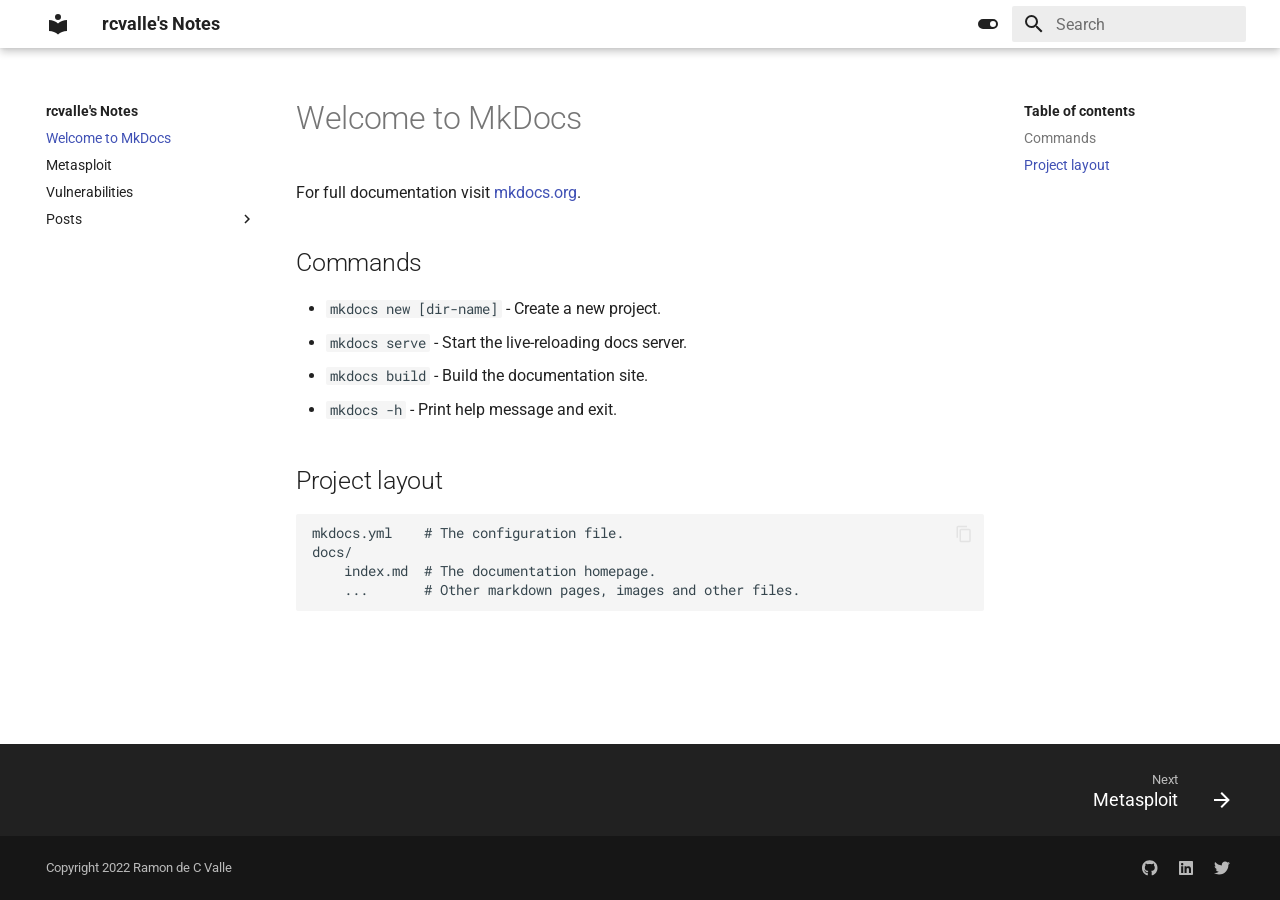
<file: index.html>
<!doctype html>
<html lang="en" class="no-js">
  <head>
    
      <meta charset="utf-8">
      <meta name="viewport" content="width=device-width,initial-scale=1">
      
      
      
        <link rel="canonical" href="https://rcvalle.com/">
      
      <link rel="icon" href="assets/images/favicon.png">
      <meta name="generator" content="mkdocs-1.3.0, mkdocs-material-8.3.7">
    
    
      
        <title>rcvalle's Notes</title>
      
    
    
      <link rel="stylesheet" href="assets/stylesheets/main.4a0965b7.min.css">
      
        
        <link rel="stylesheet" href="assets/stylesheets/palette.cbb835fc.min.css">
        
      
      
    
    
    
      
        
        
        <link rel="preconnect" href="https://fonts.gstatic.com" crossorigin>
        <link rel="stylesheet" href="https://fonts.googleapis.com/css?family=Roboto:300,300i,400,400i,700,700i%7CRoboto+Mono:400,400i,700,700i&display=fallback">
        <style>:root{--md-text-font:"Roboto";--md-code-font:"Roboto Mono"}</style>
      
    
    
    <script>__md_scope=new URL(".",location),__md_get=(e,_=localStorage,t=__md_scope)=>JSON.parse(_.getItem(t.pathname+"."+e)),__md_set=(e,_,t=localStorage,a=__md_scope)=>{try{t.setItem(a.pathname+"."+e,JSON.stringify(_))}catch(e){}}</script>
    
      
  


  
  


  <script>function gtag(){dataLayer.push(arguments)}window.dataLayer=window.dataLayer||[],gtag("js",new Date),gtag("config","G-63YYV7T3EM"),document.addEventListener("DOMContentLoaded",function(){document.forms.search&&document.forms.search.query.addEventListener("blur",function(){this.value&&gtag("event","search",{search_term:this.value})}),"undefined"!=typeof location$&&location$.subscribe(function(e){gtag("config","G-63YYV7T3EM",{page_path:e.pathname})})})</script>
  <script async src="https://www.googletagmanager.com/gtag/js?id=G-63YYV7T3EM"></script>


    
    
  </head>
  
  
    
    
      
    
    
    
    
    <body dir="ltr" data-md-color-scheme="default" data-md-color-primary="white" data-md-color-accent="">
  
    
    
      <script>var palette=__md_get("__palette");if(palette&&"object"==typeof palette.color)for(var key of Object.keys(palette.color))document.body.setAttribute("data-md-color-"+key,palette.color[key])</script>
    
    <input class="md-toggle" data-md-toggle="drawer" type="checkbox" id="__drawer" autocomplete="off">
    <input class="md-toggle" data-md-toggle="search" type="checkbox" id="__search" autocomplete="off">
    <label class="md-overlay" for="__drawer"></label>
    <div data-md-component="skip">
      
        
        <a href="#welcome-to-mkdocs" class="md-skip">
          Skip to content
        </a>
      
    </div>
    <div data-md-component="announce">
      
    </div>
    
    
      

<header class="md-header" data-md-component="header">
  <nav class="md-header__inner md-grid" aria-label="Header">
    <a href="https://rcvalle.com" title="rcvalle&#39;s Notes" class="md-header__button md-logo" aria-label="rcvalle's Notes" data-md-component="logo">
      
  
  <svg xmlns="http://www.w3.org/2000/svg" viewBox="0 0 24 24"><path d="M12 8a3 3 0 0 0 3-3 3 3 0 0 0-3-3 3 3 0 0 0-3 3 3 3 0 0 0 3 3m0 3.54C9.64 9.35 6.5 8 3 8v11c3.5 0 6.64 1.35 9 3.54 2.36-2.19 5.5-3.54 9-3.54V8c-3.5 0-6.64 1.35-9 3.54Z"/></svg>

    </a>
    <label class="md-header__button md-icon" for="__drawer">
      <svg xmlns="http://www.w3.org/2000/svg" viewBox="0 0 24 24"><path d="M3 6h18v2H3V6m0 5h18v2H3v-2m0 5h18v2H3v-2Z"/></svg>
    </label>
    <div class="md-header__title" data-md-component="header-title">
      <div class="md-header__ellipsis">
        <div class="md-header__topic">
          <span class="md-ellipsis">
            rcvalle's Notes
          </span>
        </div>
        <div class="md-header__topic" data-md-component="header-topic">
          <span class="md-ellipsis">
            
              Welcome to MkDocs
            
          </span>
        </div>
      </div>
    </div>
    
      <form class="md-header__option" data-md-component="palette">
        
          
          
          <input class="md-option" data-md-color-media="" data-md-color-scheme="default" data-md-color-primary="white" data-md-color-accent=""  aria-label="Switch to dark mode"  type="radio" name="__palette" id="__palette_1">
          
            <label class="md-header__button md-icon" title="Switch to dark mode" for="__palette_2" hidden>
              <svg xmlns="http://www.w3.org/2000/svg" viewBox="0 0 24 24"><path d="M17 7H7a5 5 0 0 0-5 5 5 5 0 0 0 5 5h10a5 5 0 0 0 5-5 5 5 0 0 0-5-5m0 8a3 3 0 0 1-3-3 3 3 0 0 1 3-3 3 3 0 0 1 3 3 3 3 0 0 1-3 3Z"/></svg>
            </label>
          
        
          
          
          <input class="md-option" data-md-color-media="" data-md-color-scheme="slate" data-md-color-primary="black" data-md-color-accent=""  aria-label="Switch to light mode"  type="radio" name="__palette" id="__palette_2">
          
            <label class="md-header__button md-icon" title="Switch to light mode" for="__palette_1" hidden>
              <svg xmlns="http://www.w3.org/2000/svg" viewBox="0 0 24 24"><path d="M17 6H7c-3.31 0-6 2.69-6 6s2.69 6 6 6h10c3.31 0 6-2.69 6-6s-2.69-6-6-6zm0 10H7c-2.21 0-4-1.79-4-4s1.79-4 4-4h10c2.21 0 4 1.79 4 4s-1.79 4-4 4zM7 9c-1.66 0-3 1.34-3 3s1.34 3 3 3 3-1.34 3-3-1.34-3-3-3z"/></svg>
            </label>
          
        
      </form>
    
    
    
      <label class="md-header__button md-icon" for="__search">
        <svg xmlns="http://www.w3.org/2000/svg" viewBox="0 0 24 24"><path d="M9.5 3A6.5 6.5 0 0 1 16 9.5c0 1.61-.59 3.09-1.56 4.23l.27.27h.79l5 5-1.5 1.5-5-5v-.79l-.27-.27A6.516 6.516 0 0 1 9.5 16 6.5 6.5 0 0 1 3 9.5 6.5 6.5 0 0 1 9.5 3m0 2C7 5 5 7 5 9.5S7 14 9.5 14 14 12 14 9.5 12 5 9.5 5Z"/></svg>
      </label>
      <div class="md-search" data-md-component="search" role="dialog">
  <label class="md-search__overlay" for="__search"></label>
  <div class="md-search__inner" role="search">
    <form class="md-search__form" name="search">
      <input type="text" class="md-search__input" name="query" aria-label="Search" placeholder="Search" autocapitalize="off" autocorrect="off" autocomplete="off" spellcheck="false" data-md-component="search-query" required>
      <label class="md-search__icon md-icon" for="__search">
        <svg xmlns="http://www.w3.org/2000/svg" viewBox="0 0 24 24"><path d="M9.5 3A6.5 6.5 0 0 1 16 9.5c0 1.61-.59 3.09-1.56 4.23l.27.27h.79l5 5-1.5 1.5-5-5v-.79l-.27-.27A6.516 6.516 0 0 1 9.5 16 6.5 6.5 0 0 1 3 9.5 6.5 6.5 0 0 1 9.5 3m0 2C7 5 5 7 5 9.5S7 14 9.5 14 14 12 14 9.5 12 5 9.5 5Z"/></svg>
        <svg xmlns="http://www.w3.org/2000/svg" viewBox="0 0 24 24"><path d="M20 11v2H8l5.5 5.5-1.42 1.42L4.16 12l7.92-7.92L13.5 5.5 8 11h12Z"/></svg>
      </label>
      <nav class="md-search__options" aria-label="Search">
        
        <button type="reset" class="md-search__icon md-icon" aria-label="Clear" tabindex="-1">
          <svg xmlns="http://www.w3.org/2000/svg" viewBox="0 0 24 24"><path d="M19 6.41 17.59 5 12 10.59 6.41 5 5 6.41 10.59 12 5 17.59 6.41 19 12 13.41 17.59 19 19 17.59 13.41 12 19 6.41Z"/></svg>
        </button>
      </nav>
      
    </form>
    <div class="md-search__output">
      <div class="md-search__scrollwrap" data-md-scrollfix>
        <div class="md-search-result" data-md-component="search-result">
          <div class="md-search-result__meta">
            Initializing search
          </div>
          <ol class="md-search-result__list"></ol>
        </div>
      </div>
    </div>
  </div>
</div>
    
    
  </nav>
  
</header>
    
    <div class="md-container" data-md-component="container">
      
      
        
          
        
      
      <main class="md-main" data-md-component="main">
        <div class="md-main__inner md-grid">
          
            
              
              <div class="md-sidebar md-sidebar--primary" data-md-component="sidebar" data-md-type="navigation" >
                <div class="md-sidebar__scrollwrap">
                  <div class="md-sidebar__inner">
                    


<nav class="md-nav md-nav--primary" aria-label="Navigation" data-md-level="0">
  <label class="md-nav__title" for="__drawer">
    <a href="https://rcvalle.com" title="rcvalle&#39;s Notes" class="md-nav__button md-logo" aria-label="rcvalle's Notes" data-md-component="logo">
      
  
  <svg xmlns="http://www.w3.org/2000/svg" viewBox="0 0 24 24"><path d="M12 8a3 3 0 0 0 3-3 3 3 0 0 0-3-3 3 3 0 0 0-3 3 3 3 0 0 0 3 3m0 3.54C9.64 9.35 6.5 8 3 8v11c3.5 0 6.64 1.35 9 3.54 2.36-2.19 5.5-3.54 9-3.54V8c-3.5 0-6.64 1.35-9 3.54Z"/></svg>

    </a>
    rcvalle's Notes
  </label>
  
  <ul class="md-nav__list" data-md-scrollfix>
    
      
      
      

  
  
    
  
  
    <li class="md-nav__item md-nav__item--active">
      
      <input class="md-nav__toggle md-toggle" data-md-toggle="toc" type="checkbox" id="__toc">
      
      
        
      
      
        <label class="md-nav__link md-nav__link--active" for="__toc">
          Welcome to MkDocs
          <span class="md-nav__icon md-icon"></span>
        </label>
      
      <a href="." class="md-nav__link md-nav__link--active">
        Welcome to MkDocs
      </a>
      
        

<nav class="md-nav md-nav--secondary" aria-label="Table of contents">
  
  
  
    
  
  
    <label class="md-nav__title" for="__toc">
      <span class="md-nav__icon md-icon"></span>
      Table of contents
    </label>
    <ul class="md-nav__list" data-md-component="toc" data-md-scrollfix>
      
        <li class="md-nav__item">
  <a href="#commands" class="md-nav__link">
    Commands
  </a>
  
</li>
      
        <li class="md-nav__item">
  <a href="#project-layout" class="md-nav__link">
    Project layout
  </a>
  
</li>
      
    </ul>
  
</nav>
      
    </li>
  

    
      
      
      

  
  
  
    <li class="md-nav__item">
      <a href="metasploit/" class="md-nav__link">
        Metasploit
      </a>
    </li>
  

    
      
      
      

  
  
  
    <li class="md-nav__item">
      <a href="vulnerabilities/" class="md-nav__link">
        Vulnerabilities
      </a>
    </li>
  

    
      
      
      

  
  
  
    
    <li class="md-nav__item md-nav__item--nested">
      
      
        <input class="md-nav__toggle md-toggle" data-md-toggle="__nav_4" type="checkbox" id="__nav_4" >
      
      
      
        
          
        
      
      
        <label class="md-nav__link" for="__nav_4">
          Posts
          <span class="md-nav__icon md-icon"></span>
        </label>
      
      <nav class="md-nav" aria-label="Posts" data-md-level="1">
        <label class="md-nav__title" for="__nav_4">
          <span class="md-nav__icon md-icon"></span>
          Posts
        </label>
        <ul class="md-nav__list" data-md-scrollfix>
          
            
              
  
  
  
    <li class="md-nav__item">
      <a href="posts/2020-09-16-rust-exploit-mitigations/" class="md-nav__link">
        Rust exploit mitigations
      </a>
    </li>
  

            
          
        </ul>
      </nav>
    </li>
  

    
  </ul>
</nav>
                  </div>
                </div>
              </div>
            
            
              
              <div class="md-sidebar md-sidebar--secondary" data-md-component="sidebar" data-md-type="toc" >
                <div class="md-sidebar__scrollwrap">
                  <div class="md-sidebar__inner">
                    

<nav class="md-nav md-nav--secondary" aria-label="Table of contents">
  
  
  
    
  
  
    <label class="md-nav__title" for="__toc">
      <span class="md-nav__icon md-icon"></span>
      Table of contents
    </label>
    <ul class="md-nav__list" data-md-component="toc" data-md-scrollfix>
      
        <li class="md-nav__item">
  <a href="#commands" class="md-nav__link">
    Commands
  </a>
  
</li>
      
        <li class="md-nav__item">
  <a href="#project-layout" class="md-nav__link">
    Project layout
  </a>
  
</li>
      
    </ul>
  
</nav>
                  </div>
                </div>
              </div>
            
          
          <div class="md-content" data-md-component="content">
            <article class="md-content__inner md-typeset">
              
                


<h1 id="welcome-to-mkdocs">Welcome to MkDocs</h1>
<p>For full documentation visit <a href="https://www.mkdocs.org">mkdocs.org</a>.</p>
<h2 id="commands">Commands</h2>
<ul>
<li><code>mkdocs new [dir-name]</code> - Create a new project.</li>
<li><code>mkdocs serve</code> - Start the live-reloading docs server.</li>
<li><code>mkdocs build</code> - Build the documentation site.</li>
<li><code>mkdocs -h</code> - Print help message and exit.</li>
</ul>
<h2 id="project-layout">Project layout</h2>
<pre><code>mkdocs.yml    # The configuration file.
docs/
    index.md  # The documentation homepage.
    ...       # Other markdown pages, images and other files.
</code></pre>

              
            </article>
            
          </div>
        </div>
        
      </main>
      
        <footer class="md-footer">
  
    
    <nav class="md-footer__inner md-grid" aria-label="Footer" >
      
      
        
        <a href="metasploit/" class="md-footer__link md-footer__link--next" aria-label="Next: Metasploit" rel="next">
          <div class="md-footer__title">
            <div class="md-ellipsis">
              <span class="md-footer__direction">
                Next
              </span>
              Metasploit
            </div>
          </div>
          <div class="md-footer__button md-icon">
            <svg xmlns="http://www.w3.org/2000/svg" viewBox="0 0 24 24"><path d="M4 11v2h12l-5.5 5.5 1.42 1.42L19.84 12l-7.92-7.92L10.5 5.5 16 11H4Z"/></svg>
          </div>
        </a>
      
    </nav>
  
  <div class="md-footer-meta md-typeset">
    <div class="md-footer-meta__inner md-grid">
      <div class="md-copyright">
  
    <div class="md-copyright__highlight">
      Copyright 2022 Ramon de C Valle
    </div>
  
  
</div>
      
        <div class="md-social">
  
    
    
    <a href="https://github.com/rcvalle" target="_blank" rel="noopener" title="rcvalle on GitHub" class="md-social__link">
      <svg xmlns="http://www.w3.org/2000/svg" viewBox="0 0 496 512"><!--! Font Awesome Free 6.1.1 by @fontawesome - https://fontawesome.com License - https://fontawesome.com/license/free (Icons: CC BY 4.0, Fonts: SIL OFL 1.1, Code: MIT License) Copyright 2022 Fonticons, Inc.--><path d="M165.9 397.4c0 2-2.3 3.6-5.2 3.6-3.3.3-5.6-1.3-5.6-3.6 0-2 2.3-3.6 5.2-3.6 3-.3 5.6 1.3 5.6 3.6zm-31.1-4.5c-.7 2 1.3 4.3 4.3 4.9 2.6 1 5.6 0 6.2-2s-1.3-4.3-4.3-5.2c-2.6-.7-5.5.3-6.2 2.3zm44.2-1.7c-2.9.7-4.9 2.6-4.6 4.9.3 2 2.9 3.3 5.9 2.6 2.9-.7 4.9-2.6 4.6-4.6-.3-1.9-3-3.2-5.9-2.9zM244.8 8C106.1 8 0 113.3 0 252c0 110.9 69.8 205.8 169.5 239.2 12.8 2.3 17.3-5.6 17.3-12.1 0-6.2-.3-40.4-.3-61.4 0 0-70 15-84.7-29.8 0 0-11.4-29.1-27.8-36.6 0 0-22.9-15.7 1.6-15.4 0 0 24.9 2 38.6 25.8 21.9 38.6 58.6 27.5 72.9 20.9 2.3-16 8.8-27.1 16-33.7-55.9-6.2-112.3-14.3-112.3-110.5 0-27.5 7.6-41.3 23.6-58.9-2.6-6.5-11.1-33.3 2.6-67.9 20.9-6.5 69 27 69 27 20-5.6 41.5-8.5 62.8-8.5s42.8 2.9 62.8 8.5c0 0 48.1-33.6 69-27 13.7 34.7 5.2 61.4 2.6 67.9 16 17.7 25.8 31.5 25.8 58.9 0 96.5-58.9 104.2-114.8 110.5 9.2 7.9 17 22.9 17 46.4 0 33.7-.3 75.4-.3 83.6 0 6.5 4.6 14.4 17.3 12.1C428.2 457.8 496 362.9 496 252 496 113.3 383.5 8 244.8 8zM97.2 352.9c-1.3 1-1 3.3.7 5.2 1.6 1.6 3.9 2.3 5.2 1 1.3-1 1-3.3-.7-5.2-1.6-1.6-3.9-2.3-5.2-1zm-10.8-8.1c-.7 1.3.3 2.9 2.3 3.9 1.6 1 3.6.7 4.3-.7.7-1.3-.3-2.9-2.3-3.9-2-.6-3.6-.3-4.3.7zm32.4 35.6c-1.6 1.3-1 4.3 1.3 6.2 2.3 2.3 5.2 2.6 6.5 1 1.3-1.3.7-4.3-1.3-6.2-2.2-2.3-5.2-2.6-6.5-1zm-11.4-14.7c-1.6 1-1.6 3.6 0 5.9 1.6 2.3 4.3 3.3 5.6 2.3 1.6-1.3 1.6-3.9 0-6.2-1.4-2.3-4-3.3-5.6-2z"/></svg>
    </a>
  
    
    
    <a href="https://linkedin.com/in/rcvalle" target="_blank" rel="noopener" title="rcvalle on LinkedIn" class="md-social__link">
      <svg xmlns="http://www.w3.org/2000/svg" viewBox="0 0 448 512"><!--! Font Awesome Free 6.1.1 by @fontawesome - https://fontawesome.com License - https://fontawesome.com/license/free (Icons: CC BY 4.0, Fonts: SIL OFL 1.1, Code: MIT License) Copyright 2022 Fonticons, Inc.--><path d="M416 32H31.9C14.3 32 0 46.5 0 64.3v383.4C0 465.5 14.3 480 31.9 480H416c17.6 0 32-14.5 32-32.3V64.3c0-17.8-14.4-32.3-32-32.3zM135.4 416H69V202.2h66.5V416zm-33.2-243c-21.3 0-38.5-17.3-38.5-38.5S80.9 96 102.2 96c21.2 0 38.5 17.3 38.5 38.5 0 21.3-17.2 38.5-38.5 38.5zm282.1 243h-66.4V312c0-24.8-.5-56.7-34.5-56.7-34.6 0-39.9 27-39.9 54.9V416h-66.4V202.2h63.7v29.2h.9c8.9-16.8 30.6-34.5 62.9-34.5 67.2 0 79.7 44.3 79.7 101.9V416z"/></svg>
    </a>
  
    
    
    <a href="https://twitter.com/rcvalle" target="_blank" rel="noopener" title="rcvalle on Twitter" class="md-social__link">
      <svg xmlns="http://www.w3.org/2000/svg" viewBox="0 0 512 512"><!--! Font Awesome Free 6.1.1 by @fontawesome - https://fontawesome.com License - https://fontawesome.com/license/free (Icons: CC BY 4.0, Fonts: SIL OFL 1.1, Code: MIT License) Copyright 2022 Fonticons, Inc.--><path d="M459.37 151.716c.325 4.548.325 9.097.325 13.645 0 138.72-105.583 298.558-298.558 298.558-59.452 0-114.68-17.219-161.137-47.106 8.447.974 16.568 1.299 25.34 1.299 49.055 0 94.213-16.568 130.274-44.832-46.132-.975-84.792-31.188-98.112-72.772 6.498.974 12.995 1.624 19.818 1.624 9.421 0 18.843-1.3 27.614-3.573-48.081-9.747-84.143-51.98-84.143-102.985v-1.299c13.969 7.797 30.214 12.67 47.431 13.319-28.264-18.843-46.781-51.005-46.781-87.391 0-19.492 5.197-37.36 14.294-52.954 51.655 63.675 129.3 105.258 216.365 109.807-1.624-7.797-2.599-15.918-2.599-24.04 0-57.828 46.782-104.934 104.934-104.934 30.213 0 57.502 12.67 76.67 33.137 23.715-4.548 46.456-13.32 66.599-25.34-7.798 24.366-24.366 44.833-46.132 57.827 21.117-2.273 41.584-8.122 60.426-16.243-14.292 20.791-32.161 39.308-52.628 54.253z"/></svg>
    </a>
  
</div>
      
    </div>
  </div>
</footer>
      
    </div>
    <div class="md-dialog" data-md-component="dialog">
      <div class="md-dialog__inner md-typeset"></div>
    </div>
    <script id="__config" type="application/json">{"base": ".", "features": ["navigation.indexes"], "search": "assets/javascripts/workers/search.b97dbffb.min.js", "translations": {"clipboard.copied": "Copied to clipboard", "clipboard.copy": "Copy to clipboard", "search.config.lang": "en", "search.config.pipeline": "trimmer, stopWordFilter", "search.config.separator": "[\\s\\-]+", "search.placeholder": "Search", "search.result.more.one": "1 more on this page", "search.result.more.other": "# more on this page", "search.result.none": "No matching documents", "search.result.one": "1 matching document", "search.result.other": "# matching documents", "search.result.placeholder": "Type to start searching", "search.result.term.missing": "Missing", "select.version.title": "Select version"}}</script>
    
    
      <script src="assets/javascripts/bundle.0238f547.min.js"></script>
      
    
  </body>
</html>
</file>
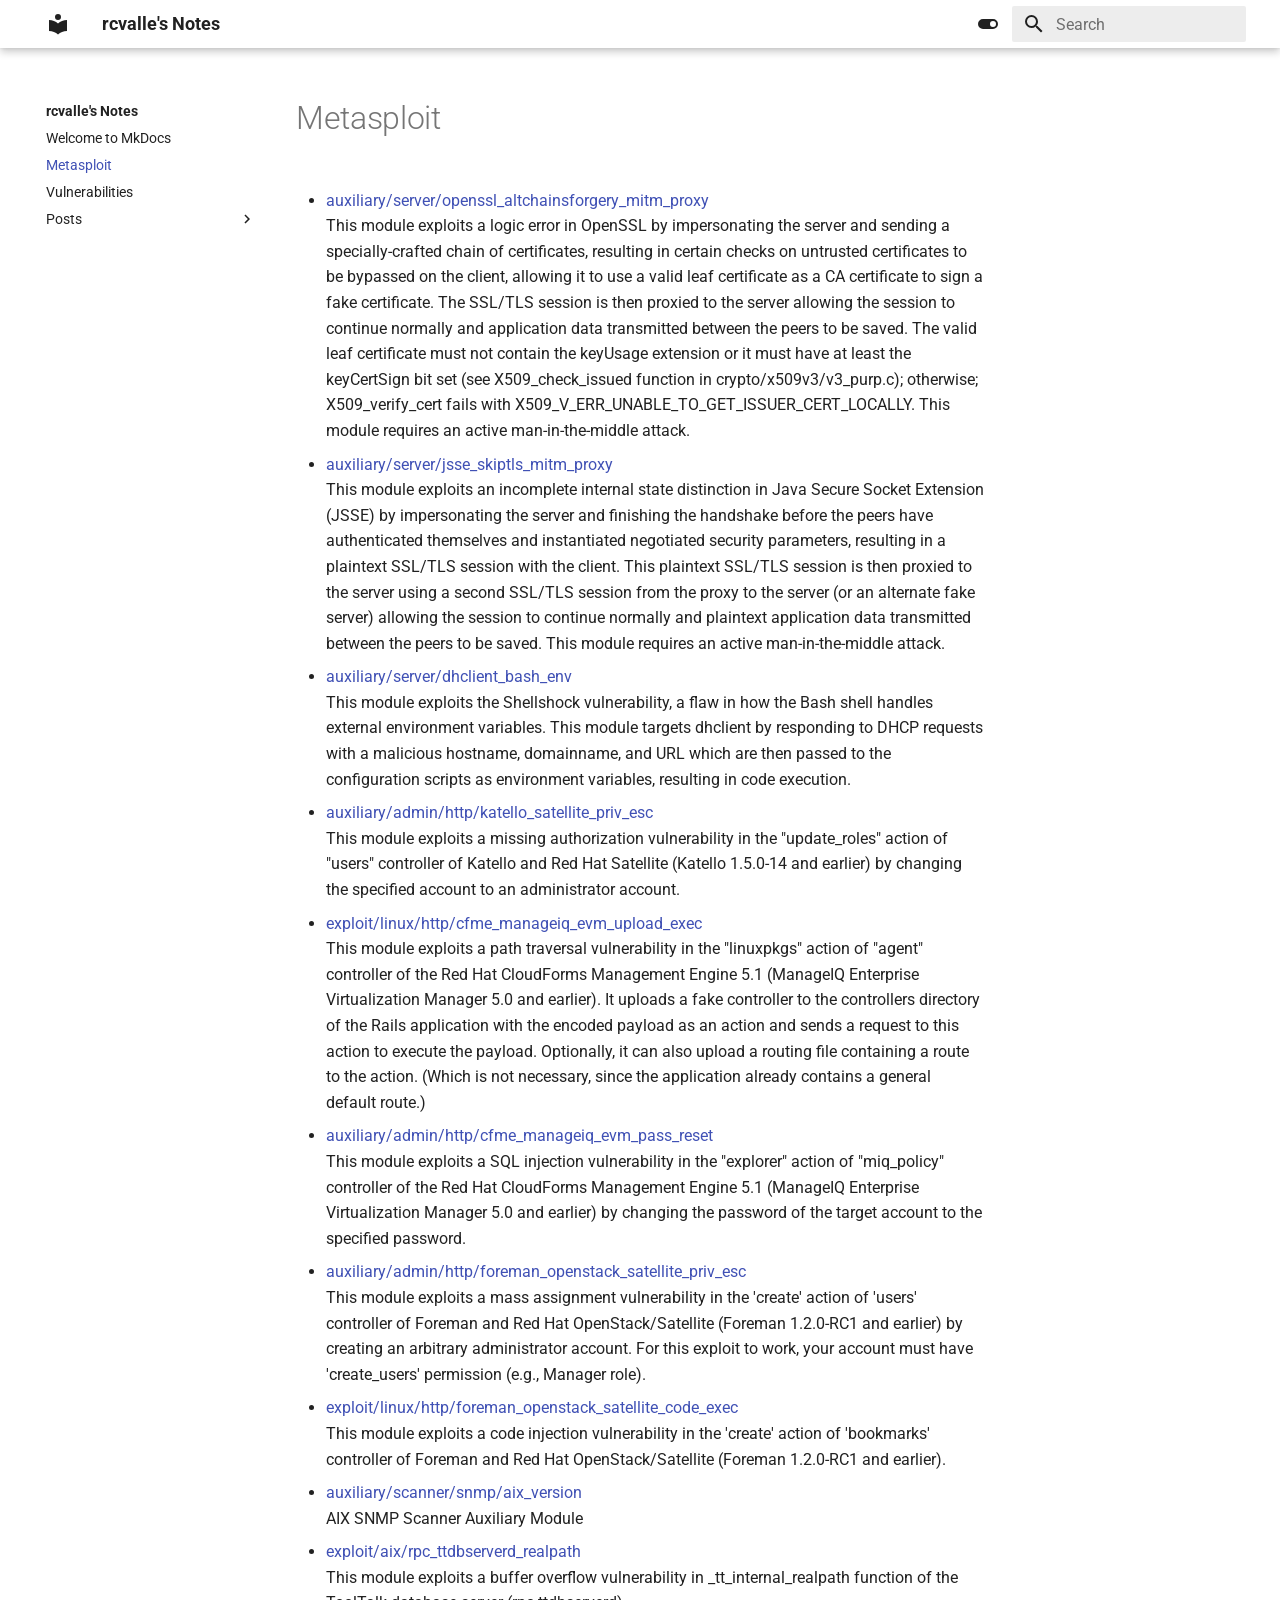
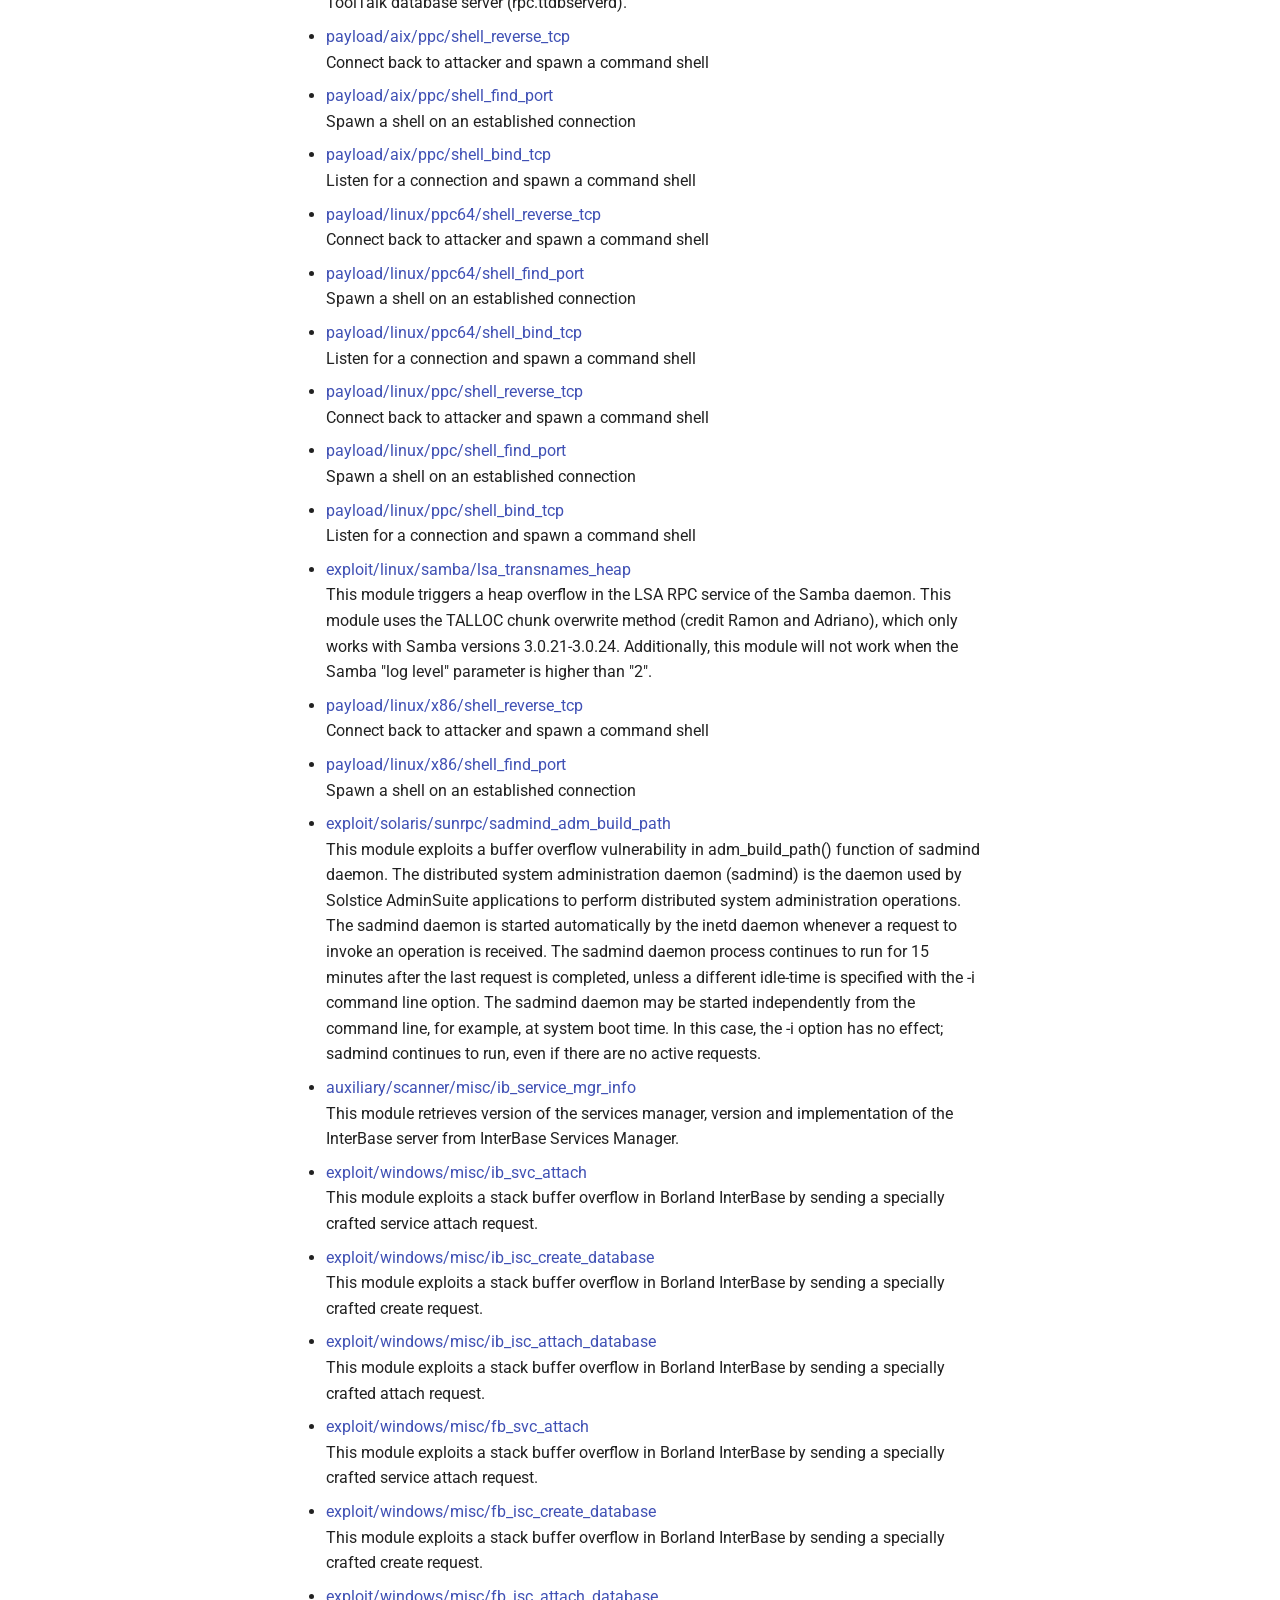
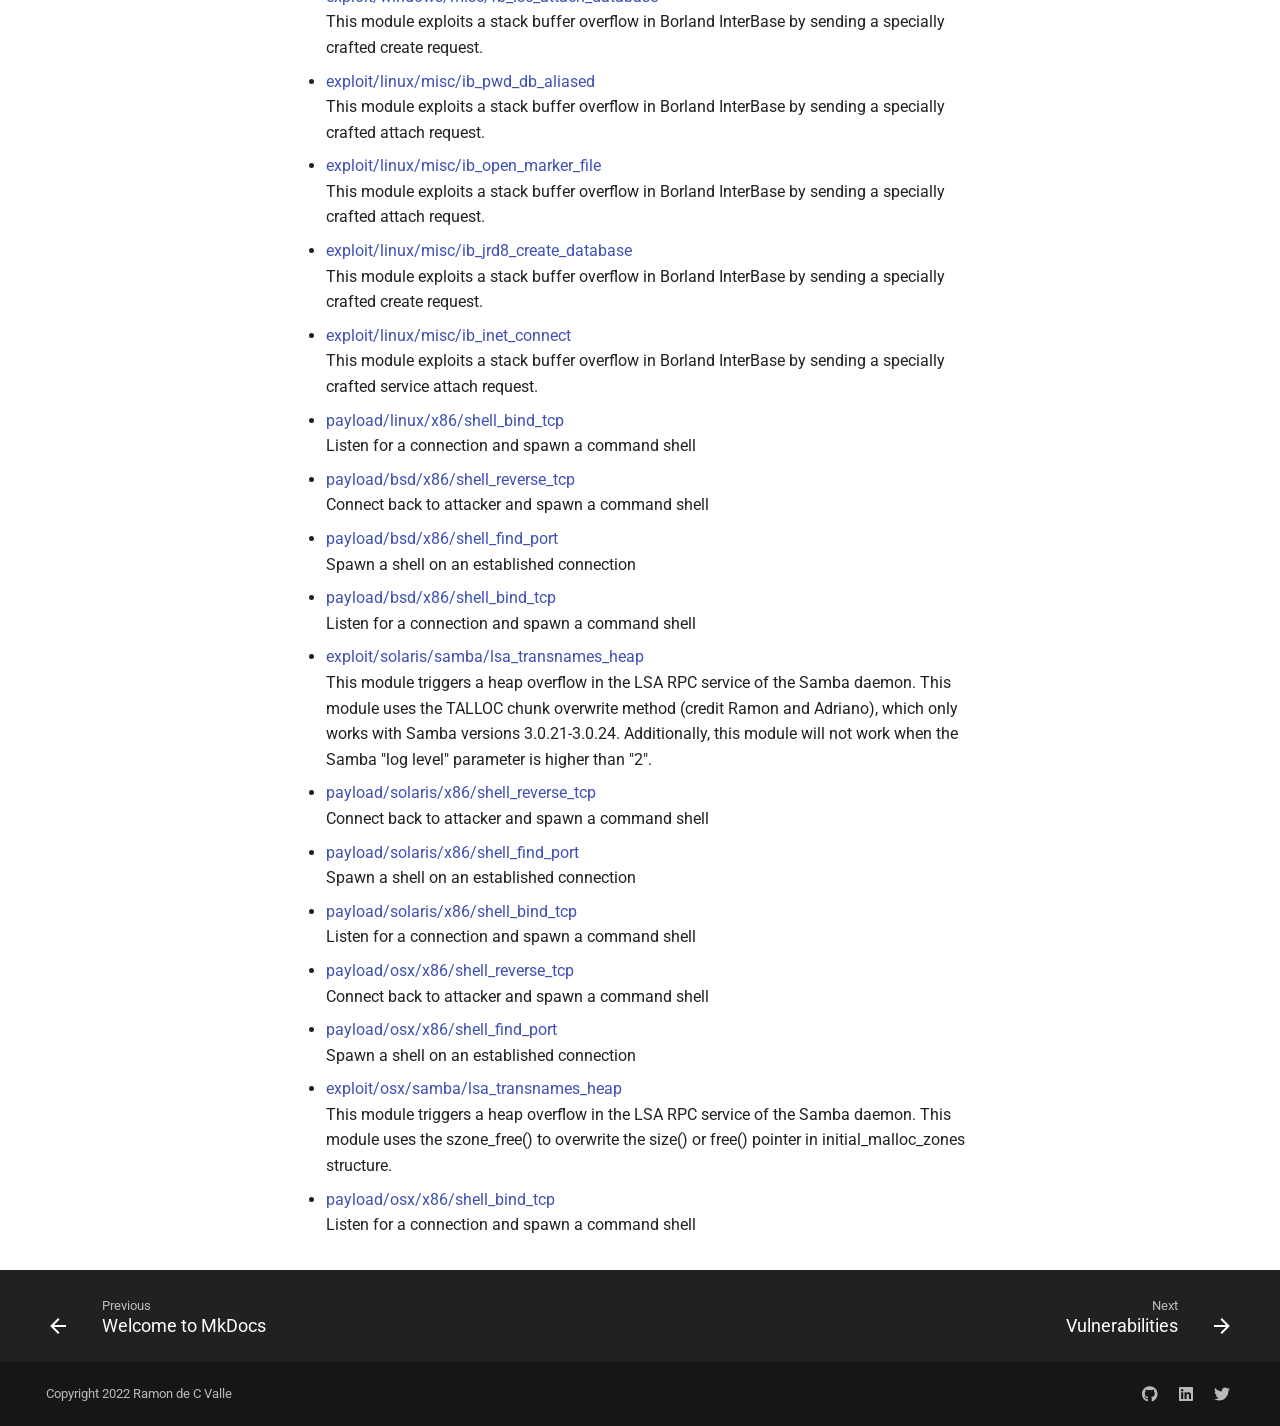
<file: metasploit/index.html>
<!doctype html>
<html lang="en" class="no-js">
  <head>
    
      <meta charset="utf-8">
      <meta name="viewport" content="width=device-width,initial-scale=1">
      
      
      
        <link rel="canonical" href="https://rcvalle.com/metasploit/">
      
      <link rel="icon" href="../assets/images/favicon.png">
      <meta name="generator" content="mkdocs-1.3.0, mkdocs-material-8.3.7">
    
    
      
        <title>Metasploit - rcvalle's Notes</title>
      
    
    
      <link rel="stylesheet" href="../assets/stylesheets/main.4a0965b7.min.css">
      
        
        <link rel="stylesheet" href="../assets/stylesheets/palette.cbb835fc.min.css">
        
      
      
    
    
    
      
        
        
        <link rel="preconnect" href="https://fonts.gstatic.com" crossorigin>
        <link rel="stylesheet" href="https://fonts.googleapis.com/css?family=Roboto:300,300i,400,400i,700,700i%7CRoboto+Mono:400,400i,700,700i&display=fallback">
        <style>:root{--md-text-font:"Roboto";--md-code-font:"Roboto Mono"}</style>
      
    
    
    <script>__md_scope=new URL("..",location),__md_get=(e,_=localStorage,t=__md_scope)=>JSON.parse(_.getItem(t.pathname+"."+e)),__md_set=(e,_,t=localStorage,a=__md_scope)=>{try{t.setItem(a.pathname+"."+e,JSON.stringify(_))}catch(e){}}</script>
    
      
  


  
  


  <script>function gtag(){dataLayer.push(arguments)}window.dataLayer=window.dataLayer||[],gtag("js",new Date),gtag("config","G-63YYV7T3EM"),document.addEventListener("DOMContentLoaded",function(){document.forms.search&&document.forms.search.query.addEventListener("blur",function(){this.value&&gtag("event","search",{search_term:this.value})}),"undefined"!=typeof location$&&location$.subscribe(function(e){gtag("config","G-63YYV7T3EM",{page_path:e.pathname})})})</script>
  <script async src="https://www.googletagmanager.com/gtag/js?id=G-63YYV7T3EM"></script>


    
    
  </head>
  
  
    
    
      
    
    
    
    
    <body dir="ltr" data-md-color-scheme="default" data-md-color-primary="white" data-md-color-accent="">
  
    
    
      <script>var palette=__md_get("__palette");if(palette&&"object"==typeof palette.color)for(var key of Object.keys(palette.color))document.body.setAttribute("data-md-color-"+key,palette.color[key])</script>
    
    <input class="md-toggle" data-md-toggle="drawer" type="checkbox" id="__drawer" autocomplete="off">
    <input class="md-toggle" data-md-toggle="search" type="checkbox" id="__search" autocomplete="off">
    <label class="md-overlay" for="__drawer"></label>
    <div data-md-component="skip">
      
    </div>
    <div data-md-component="announce">
      
    </div>
    
    
      

<header class="md-header" data-md-component="header">
  <nav class="md-header__inner md-grid" aria-label="Header">
    <a href="https://rcvalle.com" title="rcvalle&#39;s Notes" class="md-header__button md-logo" aria-label="rcvalle's Notes" data-md-component="logo">
      
  
  <svg xmlns="http://www.w3.org/2000/svg" viewBox="0 0 24 24"><path d="M12 8a3 3 0 0 0 3-3 3 3 0 0 0-3-3 3 3 0 0 0-3 3 3 3 0 0 0 3 3m0 3.54C9.64 9.35 6.5 8 3 8v11c3.5 0 6.64 1.35 9 3.54 2.36-2.19 5.5-3.54 9-3.54V8c-3.5 0-6.64 1.35-9 3.54Z"/></svg>

    </a>
    <label class="md-header__button md-icon" for="__drawer">
      <svg xmlns="http://www.w3.org/2000/svg" viewBox="0 0 24 24"><path d="M3 6h18v2H3V6m0 5h18v2H3v-2m0 5h18v2H3v-2Z"/></svg>
    </label>
    <div class="md-header__title" data-md-component="header-title">
      <div class="md-header__ellipsis">
        <div class="md-header__topic">
          <span class="md-ellipsis">
            rcvalle's Notes
          </span>
        </div>
        <div class="md-header__topic" data-md-component="header-topic">
          <span class="md-ellipsis">
            
              Metasploit
            
          </span>
        </div>
      </div>
    </div>
    
      <form class="md-header__option" data-md-component="palette">
        
          
          
          <input class="md-option" data-md-color-media="" data-md-color-scheme="default" data-md-color-primary="white" data-md-color-accent=""  aria-label="Switch to dark mode"  type="radio" name="__palette" id="__palette_1">
          
            <label class="md-header__button md-icon" title="Switch to dark mode" for="__palette_2" hidden>
              <svg xmlns="http://www.w3.org/2000/svg" viewBox="0 0 24 24"><path d="M17 7H7a5 5 0 0 0-5 5 5 5 0 0 0 5 5h10a5 5 0 0 0 5-5 5 5 0 0 0-5-5m0 8a3 3 0 0 1-3-3 3 3 0 0 1 3-3 3 3 0 0 1 3 3 3 3 0 0 1-3 3Z"/></svg>
            </label>
          
        
          
          
          <input class="md-option" data-md-color-media="" data-md-color-scheme="slate" data-md-color-primary="black" data-md-color-accent=""  aria-label="Switch to light mode"  type="radio" name="__palette" id="__palette_2">
          
            <label class="md-header__button md-icon" title="Switch to light mode" for="__palette_1" hidden>
              <svg xmlns="http://www.w3.org/2000/svg" viewBox="0 0 24 24"><path d="M17 6H7c-3.31 0-6 2.69-6 6s2.69 6 6 6h10c3.31 0 6-2.69 6-6s-2.69-6-6-6zm0 10H7c-2.21 0-4-1.79-4-4s1.79-4 4-4h10c2.21 0 4 1.79 4 4s-1.79 4-4 4zM7 9c-1.66 0-3 1.34-3 3s1.34 3 3 3 3-1.34 3-3-1.34-3-3-3z"/></svg>
            </label>
          
        
      </form>
    
    
    
      <label class="md-header__button md-icon" for="__search">
        <svg xmlns="http://www.w3.org/2000/svg" viewBox="0 0 24 24"><path d="M9.5 3A6.5 6.5 0 0 1 16 9.5c0 1.61-.59 3.09-1.56 4.23l.27.27h.79l5 5-1.5 1.5-5-5v-.79l-.27-.27A6.516 6.516 0 0 1 9.5 16 6.5 6.5 0 0 1 3 9.5 6.5 6.5 0 0 1 9.5 3m0 2C7 5 5 7 5 9.5S7 14 9.5 14 14 12 14 9.5 12 5 9.5 5Z"/></svg>
      </label>
      <div class="md-search" data-md-component="search" role="dialog">
  <label class="md-search__overlay" for="__search"></label>
  <div class="md-search__inner" role="search">
    <form class="md-search__form" name="search">
      <input type="text" class="md-search__input" name="query" aria-label="Search" placeholder="Search" autocapitalize="off" autocorrect="off" autocomplete="off" spellcheck="false" data-md-component="search-query" required>
      <label class="md-search__icon md-icon" for="__search">
        <svg xmlns="http://www.w3.org/2000/svg" viewBox="0 0 24 24"><path d="M9.5 3A6.5 6.5 0 0 1 16 9.5c0 1.61-.59 3.09-1.56 4.23l.27.27h.79l5 5-1.5 1.5-5-5v-.79l-.27-.27A6.516 6.516 0 0 1 9.5 16 6.5 6.5 0 0 1 3 9.5 6.5 6.5 0 0 1 9.5 3m0 2C7 5 5 7 5 9.5S7 14 9.5 14 14 12 14 9.5 12 5 9.5 5Z"/></svg>
        <svg xmlns="http://www.w3.org/2000/svg" viewBox="0 0 24 24"><path d="M20 11v2H8l5.5 5.5-1.42 1.42L4.16 12l7.92-7.92L13.5 5.5 8 11h12Z"/></svg>
      </label>
      <nav class="md-search__options" aria-label="Search">
        
        <button type="reset" class="md-search__icon md-icon" aria-label="Clear" tabindex="-1">
          <svg xmlns="http://www.w3.org/2000/svg" viewBox="0 0 24 24"><path d="M19 6.41 17.59 5 12 10.59 6.41 5 5 6.41 10.59 12 5 17.59 6.41 19 12 13.41 17.59 19 19 17.59 13.41 12 19 6.41Z"/></svg>
        </button>
      </nav>
      
    </form>
    <div class="md-search__output">
      <div class="md-search__scrollwrap" data-md-scrollfix>
        <div class="md-search-result" data-md-component="search-result">
          <div class="md-search-result__meta">
            Initializing search
          </div>
          <ol class="md-search-result__list"></ol>
        </div>
      </div>
    </div>
  </div>
</div>
    
    
  </nav>
  
</header>
    
    <div class="md-container" data-md-component="container">
      
      
        
          
        
      
      <main class="md-main" data-md-component="main">
        <div class="md-main__inner md-grid">
          
            
              
              <div class="md-sidebar md-sidebar--primary" data-md-component="sidebar" data-md-type="navigation" >
                <div class="md-sidebar__scrollwrap">
                  <div class="md-sidebar__inner">
                    


<nav class="md-nav md-nav--primary" aria-label="Navigation" data-md-level="0">
  <label class="md-nav__title" for="__drawer">
    <a href="https://rcvalle.com" title="rcvalle&#39;s Notes" class="md-nav__button md-logo" aria-label="rcvalle's Notes" data-md-component="logo">
      
  
  <svg xmlns="http://www.w3.org/2000/svg" viewBox="0 0 24 24"><path d="M12 8a3 3 0 0 0 3-3 3 3 0 0 0-3-3 3 3 0 0 0-3 3 3 3 0 0 0 3 3m0 3.54C9.64 9.35 6.5 8 3 8v11c3.5 0 6.64 1.35 9 3.54 2.36-2.19 5.5-3.54 9-3.54V8c-3.5 0-6.64 1.35-9 3.54Z"/></svg>

    </a>
    rcvalle's Notes
  </label>
  
  <ul class="md-nav__list" data-md-scrollfix>
    
      
      
      

  
  
  
    <li class="md-nav__item">
      <a href=".." class="md-nav__link">
        Welcome to MkDocs
      </a>
    </li>
  

    
      
      
      

  
  
    
  
  
    <li class="md-nav__item md-nav__item--active">
      
      <input class="md-nav__toggle md-toggle" data-md-toggle="toc" type="checkbox" id="__toc">
      
      
      
      <a href="./" class="md-nav__link md-nav__link--active">
        Metasploit
      </a>
      
    </li>
  

    
      
      
      

  
  
  
    <li class="md-nav__item">
      <a href="../vulnerabilities/" class="md-nav__link">
        Vulnerabilities
      </a>
    </li>
  

    
      
      
      

  
  
  
    
    <li class="md-nav__item md-nav__item--nested">
      
      
        <input class="md-nav__toggle md-toggle" data-md-toggle="__nav_4" type="checkbox" id="__nav_4" >
      
      
      
        
          
        
      
      
        <label class="md-nav__link" for="__nav_4">
          Posts
          <span class="md-nav__icon md-icon"></span>
        </label>
      
      <nav class="md-nav" aria-label="Posts" data-md-level="1">
        <label class="md-nav__title" for="__nav_4">
          <span class="md-nav__icon md-icon"></span>
          Posts
        </label>
        <ul class="md-nav__list" data-md-scrollfix>
          
            
              
  
  
  
    <li class="md-nav__item">
      <a href="../posts/2020-09-16-rust-exploit-mitigations/" class="md-nav__link">
        Rust exploit mitigations
      </a>
    </li>
  

            
          
        </ul>
      </nav>
    </li>
  

    
  </ul>
</nav>
                  </div>
                </div>
              </div>
            
            
              
              <div class="md-sidebar md-sidebar--secondary" data-md-component="sidebar" data-md-type="toc" >
                <div class="md-sidebar__scrollwrap">
                  <div class="md-sidebar__inner">
                    

<nav class="md-nav md-nav--secondary" aria-label="Table of contents">
  
  
  
  
</nav>
                  </div>
                </div>
              </div>
            
          
          <div class="md-content" data-md-component="content">
            <article class="md-content__inner md-typeset">
              
                


  <h1>Metasploit</h1>

<ul>
<li>
<p><a href="https://www.rapid7.com/db/modules/auxiliary/server/openssl_altchainsforgery_mitm_proxy">auxiliary/server/openssl_altchainsforgery_mitm_proxy</a><br />
  This module exploits a logic error in OpenSSL by impersonating the server and sending a specially-crafted chain of certificates, resulting in certain checks on untrusted certificates to be bypassed on the client, allowing it to use a valid leaf certificate as a CA certificate to sign a fake certificate. The SSL/TLS session is then proxied to the server allowing the session to continue normally and application data transmitted between the peers to be saved. The valid leaf certificate must not contain the keyUsage extension or it must have at least the keyCertSign bit set (see X509_check_issued function in crypto/x509v3/v3_purp.c); otherwise; X509_verify_cert fails with X509_V_ERR_UNABLE_TO_GET_ISSUER_CERT_LOCALLY. This module requires an active man-in-the-middle attack.</p>
</li>
<li>
<p><a href="https://www.rapid7.com/db/modules/auxiliary/server/jsse_skiptls_mitm_proxy">auxiliary/server/jsse_skiptls_mitm_proxy</a><br />
  This module exploits an incomplete internal state distinction in Java Secure Socket Extension (JSSE) by impersonating the server and finishing the handshake before the peers have authenticated themselves and instantiated negotiated security parameters, resulting in a plaintext SSL/TLS session with the client. This plaintext SSL/TLS session is then proxied to the server using a second SSL/TLS session from the proxy to the server (or an alternate fake server) allowing the session to continue normally and plaintext application data transmitted between the peers to be saved. This module requires an active man-in-the-middle attack.</p>
</li>
<li>
<p><a href="https://www.rapid7.com/db/modules/auxiliary/server/dhclient_bash_env">auxiliary/server/dhclient_bash_env</a><br />
  This module exploits the Shellshock vulnerability, a flaw in how the Bash shell handles external environment variables. This module targets dhclient by responding to DHCP requests with a malicious hostname, domainname, and URL which are then passed to the configuration scripts as environment variables, resulting in code execution.</p>
</li>
<li>
<p><a href="https://www.rapid7.com/db/modules/auxiliary/admin/http/katello_satellite_priv_esc">auxiliary/admin/http/katello_satellite_priv_esc</a><br />
  This module exploits a missing authorization vulnerability in the "update_roles" action of "users" controller of Katello and Red Hat Satellite (Katello 1.5.0-14 and earlier) by changing the specified account to an administrator account.</p>
</li>
<li>
<p><a href="https://www.rapid7.com/db/modules/exploit/linux/http/cfme_manageiq_evm_upload_exec">exploit/linux/http/cfme_manageiq_evm_upload_exec</a><br />
  This module exploits a path traversal vulnerability in the "linuxpkgs" action of "agent" controller of the Red Hat CloudForms Management Engine 5.1 (ManageIQ Enterprise Virtualization Manager 5.0 and earlier). It uploads a fake controller to the controllers directory of the Rails application with the encoded payload as an action and sends a request to this action to execute the payload. Optionally, it can also upload a routing file containing a route to the action. (Which is not necessary, since the application already contains a general default route.)</p>
</li>
<li>
<p><a href="https://www.rapid7.com/db/modules/auxiliary/admin/http/cfme_manageiq_evm_pass_reset">auxiliary/admin/http/cfme_manageiq_evm_pass_reset</a><br />
  This module exploits a SQL injection vulnerability in the "explorer" action of "miq_policy" controller of the Red Hat CloudForms Management Engine 5.1 (ManageIQ Enterprise Virtualization Manager 5.0 and earlier) by changing the password of the target account to the specified password.</p>
</li>
<li>
<p><a href="https://www.rapid7.com/db/modules/auxiliary/admin/http/foreman_openstack_satellite_priv_esc">auxiliary/admin/http/foreman_openstack_satellite_priv_esc</a><br />
  This module exploits a mass assignment vulnerability in the 'create' action of 'users' controller of Foreman and Red Hat OpenStack/Satellite (Foreman 1.2.0-RC1 and earlier) by creating an arbitrary administrator account. For this exploit to work, your account must have 'create_users' permission (e.g., Manager role).</p>
</li>
<li>
<p><a href="https://www.rapid7.com/db/modules/exploit/linux/http/foreman_openstack_satellite_code_exec">exploit/linux/http/foreman_openstack_satellite_code_exec</a><br />
  This module exploits a code injection vulnerability in the 'create' action of 'bookmarks' controller of Foreman and Red Hat OpenStack/Satellite (Foreman 1.2.0-RC1 and earlier).</p>
</li>
<li>
<p><a href="https://www.rapid7.com/db/modules/auxiliary/scanner/snmp/aix_version">auxiliary/scanner/snmp/aix_version</a><br />
  AIX SNMP Scanner Auxiliary Module</p>
</li>
<li>
<p><a href="https://www.rapid7.com/db/modules/exploit/aix/rpc_ttdbserverd_realpath">exploit/aix/rpc_ttdbserverd_realpath</a><br />
  This module exploits a buffer overflow vulnerability in _tt_internal_realpath function of the ToolTalk database server (rpc.ttdbserverd).</p>
</li>
<li>
<p><a href="https://www.rapid7.com/db/modules/payload/aix/ppc/shell_reverse_tcp">payload/aix/ppc/shell_reverse_tcp</a><br />
  Connect back to attacker and spawn a command shell</p>
</li>
<li>
<p><a href="https://www.rapid7.com/db/modules/payload/aix/ppc/shell_find_port">payload/aix/ppc/shell_find_port</a><br />
  Spawn a shell on an established connection</p>
</li>
<li>
<p><a href="https://www.rapid7.com/db/modules/payload/aix/ppc/shell_bind_tcp">payload/aix/ppc/shell_bind_tcp</a><br />
  Listen for a connection and spawn a command shell</p>
</li>
<li>
<p><a href="https://www.rapid7.com/db/modules/payload/linux/ppc64/shell_reverse_tcp">payload/linux/ppc64/shell_reverse_tcp</a><br />
  Connect back to attacker and spawn a command shell</p>
</li>
<li>
<p><a href="https://www.rapid7.com/db/modules/payload/linux/ppc64/shell_find_port">payload/linux/ppc64/shell_find_port</a><br />
  Spawn a shell on an established connection</p>
</li>
<li>
<p><a href="https://www.rapid7.com/db/modules/payload/linux/ppc64/shell_bind_tcp">payload/linux/ppc64/shell_bind_tcp</a><br />
  Listen for a connection and spawn a command shell</p>
</li>
<li>
<p><a href="https://www.rapid7.com/db/modules/payload/linux/ppc/shell_reverse_tcp">payload/linux/ppc/shell_reverse_tcp</a><br />
  Connect back to attacker and spawn a command shell</p>
</li>
<li>
<p><a href="https://www.rapid7.com/db/modules/payload/linux/ppc/shell_find_port">payload/linux/ppc/shell_find_port</a><br />
  Spawn a shell on an established connection</p>
</li>
<li>
<p><a href="https://www.rapid7.com/db/modules/payload/linux/ppc/shell_bind_tcp">payload/linux/ppc/shell_bind_tcp</a><br />
  Listen for a connection and spawn a command shell</p>
</li>
<li>
<p><a href="https://www.rapid7.com/db/modules/exploit/linux/samba/lsa_transnames_heap">exploit/linux/samba/lsa_transnames_heap</a><br />
  This module triggers a heap overflow in the LSA RPC service of the Samba daemon. This module uses the TALLOC chunk overwrite method (credit Ramon and Adriano), which only works with Samba versions 3.0.21-3.0.24. Additionally, this module will not work when the Samba "log level" parameter is higher than "2".</p>
</li>
<li>
<p><a href="https://www.rapid7.com/db/modules/payload/linux/x86/shell_reverse_tcp">payload/linux/x86/shell_reverse_tcp</a><br />
  Connect back to attacker and spawn a command shell</p>
</li>
<li>
<p><a href="https://www.rapid7.com/db/modules/payload/linux/x86/shell_find_port">payload/linux/x86/shell_find_port</a><br />
  Spawn a shell on an established connection</p>
</li>
<li>
<p><a href="https://www.rapid7.com/db/modules/exploit/solaris/sunrpc/sadmind_adm_build_path">exploit/solaris/sunrpc/sadmind_adm_build_path</a><br />
  This module exploits a buffer overflow vulnerability in adm_build_path() function of sadmind daemon. The distributed system administration daemon (sadmind) is the daemon used by Solstice AdminSuite applications to perform distributed system administration operations. The sadmind daemon is started automatically by the inetd daemon whenever a request to invoke an operation is received. The sadmind daemon process continues to run for 15 minutes after the last request is completed, unless a different idle-time is specified with the -i command line option. The sadmind daemon may be started independently from the command line, for example, at system boot time. In this case, the -i option has no effect; sadmind continues to run, even if there are no active requests.</p>
</li>
<li>
<p><a href="https://www.rapid7.com/db/modules/auxiliary/scanner/misc/ib_service_mgr_info">auxiliary/scanner/misc/ib_service_mgr_info</a><br />
  This module retrieves version of the services manager, version and implementation of the InterBase server from InterBase Services Manager.</p>
</li>
<li>
<p><a href="https://www.rapid7.com/db/modules/exploit/windows/misc/ib_svc_attach">exploit/windows/misc/ib_svc_attach</a><br />
  This module exploits a stack buffer overflow in Borland InterBase by sending a specially crafted service attach request.</p>
</li>
<li>
<p><a href="https://www.rapid7.com/db/modules/exploit/windows/misc/ib_isc_create_database">exploit/windows/misc/ib_isc_create_database</a><br />
  This module exploits a stack buffer overflow in Borland InterBase by sending a specially crafted create request.</p>
</li>
<li>
<p><a href="https://www.rapid7.com/db/modules/exploit/windows/misc/ib_isc_attach_database">exploit/windows/misc/ib_isc_attach_database</a><br />
  This module exploits a stack buffer overflow in Borland InterBase by sending a specially crafted attach request.</p>
</li>
<li>
<p><a href="https://www.rapid7.com/db/modules/exploit/windows/misc/fb_svc_attach">exploit/windows/misc/fb_svc_attach</a><br />
  This module exploits a stack buffer overflow in Borland InterBase by sending a specially crafted service attach request.</p>
</li>
<li>
<p><a href="https://www.rapid7.com/db/modules/exploit/windows/misc/fb_isc_create_database">exploit/windows/misc/fb_isc_create_database</a><br />
  This module exploits a stack buffer overflow in Borland InterBase by sending a specially crafted create request.</p>
</li>
<li>
<p><a href="https://www.rapid7.com/db/modules/exploit/windows/misc/fb_isc_attach_database">exploit/windows/misc/fb_isc_attach_database</a><br />
  This module exploits a stack buffer overflow in Borland InterBase by sending a specially crafted create request.</p>
</li>
<li>
<p><a href="https://www.rapid7.com/db/modules/exploit/linux/misc/ib_pwd_db_aliased">exploit/linux/misc/ib_pwd_db_aliased</a><br />
  This module exploits a stack buffer overflow in Borland InterBase by sending a specially crafted attach request.</p>
</li>
<li>
<p><a href="https://www.rapid7.com/db/modules/exploit/linux/misc/ib_open_marker_file">exploit/linux/misc/ib_open_marker_file</a><br />
  This module exploits a stack buffer overflow in Borland InterBase by sending a specially crafted attach request.</p>
</li>
<li>
<p><a href="https://www.rapid7.com/db/modules/exploit/linux/misc/ib_jrd8_create_database">exploit/linux/misc/ib_jrd8_create_database</a><br />
  This module exploits a stack buffer overflow in Borland InterBase by sending a specially crafted create request.</p>
</li>
<li>
<p><a href="https://www.rapid7.com/db/modules/exploit/linux/misc/ib_inet_connect">exploit/linux/misc/ib_inet_connect</a><br />
  This module exploits a stack buffer overflow in Borland InterBase by sending a specially crafted service attach request.</p>
</li>
<li>
<p><a href="https://www.rapid7.com/db/modules/payload/linux/x86/shell_bind_tcp">payload/linux/x86/shell_bind_tcp</a><br />
  Listen for a connection and spawn a command shell</p>
</li>
<li>
<p><a href="https://www.rapid7.com/db/modules/payload/bsd/x86/shell_reverse_tcp">payload/bsd/x86/shell_reverse_tcp</a><br />
  Connect back to attacker and spawn a command shell</p>
</li>
<li>
<p><a href="https://www.rapid7.com/db/modules/payload/bsd/x86/shell_find_port">payload/bsd/x86/shell_find_port</a><br />
  Spawn a shell on an established connection</p>
</li>
<li>
<p><a href="https://www.rapid7.com/db/modules/payload/bsd/x86/shell_bind_tcp">payload/bsd/x86/shell_bind_tcp</a><br />
  Listen for a connection and spawn a command shell</p>
</li>
<li>
<p><a href="https://www.rapid7.com/db/modules/exploit/solaris/samba/lsa_transnames_heap">exploit/solaris/samba/lsa_transnames_heap</a><br />
  This module triggers a heap overflow in the LSA RPC service of the Samba daemon. This module uses the TALLOC chunk overwrite method (credit Ramon and Adriano), which only works with Samba versions 3.0.21-3.0.24. Additionally, this module will not work when the Samba "log level" parameter is higher than "2".</p>
</li>
<li>
<p><a href="https://www.rapid7.com/db/modules/payload/solaris/x86/shell_reverse_tcp">payload/solaris/x86/shell_reverse_tcp</a><br />
  Connect back to attacker and spawn a command shell</p>
</li>
<li>
<p><a href="https://www.rapid7.com/db/modules/payload/solaris/x86/shell_find_port">payload/solaris/x86/shell_find_port</a><br />
  Spawn a shell on an established connection</p>
</li>
<li>
<p><a href="https://www.rapid7.com/db/modules/payload/solaris/x86/shell_bind_tcp">payload/solaris/x86/shell_bind_tcp</a><br />
  Listen for a connection and spawn a command shell</p>
</li>
<li>
<p><a href="https://www.rapid7.com/db/modules/payload/osx/x86/shell_reverse_tcp">payload/osx/x86/shell_reverse_tcp</a><br />
  Connect back to attacker and spawn a command shell</p>
</li>
<li>
<p><a href="https://www.rapid7.com/db/modules/payload/osx/x86/shell_find_port">payload/osx/x86/shell_find_port</a><br />
  Spawn a shell on an established connection</p>
</li>
<li>
<p><a href="https://www.rapid7.com/db/modules/exploit/osx/samba/lsa_transnames_heap">exploit/osx/samba/lsa_transnames_heap</a><br />
  This module triggers a heap overflow in the LSA RPC service of the Samba daemon. This module uses the szone_free() to overwrite the size() or free() pointer in initial_malloc_zones structure.</p>
</li>
<li>
<p><a href="https://www.rapid7.com/db/modules/payload/osx/x86/shell_bind_tcp">payload/osx/x86/shell_bind_tcp</a><br />
  Listen for a connection and spawn a command shell</p>
</li>
</ul>

              
            </article>
            
          </div>
        </div>
        
      </main>
      
        <footer class="md-footer">
  
    
    <nav class="md-footer__inner md-grid" aria-label="Footer" >
      
        
        <a href=".." class="md-footer__link md-footer__link--prev" aria-label="Previous: Welcome to MkDocs" rel="prev">
          <div class="md-footer__button md-icon">
            <svg xmlns="http://www.w3.org/2000/svg" viewBox="0 0 24 24"><path d="M20 11v2H8l5.5 5.5-1.42 1.42L4.16 12l7.92-7.92L13.5 5.5 8 11h12Z"/></svg>
          </div>
          <div class="md-footer__title">
            <div class="md-ellipsis">
              <span class="md-footer__direction">
                Previous
              </span>
              Welcome to MkDocs
            </div>
          </div>
        </a>
      
      
        
        <a href="../vulnerabilities/" class="md-footer__link md-footer__link--next" aria-label="Next: Vulnerabilities" rel="next">
          <div class="md-footer__title">
            <div class="md-ellipsis">
              <span class="md-footer__direction">
                Next
              </span>
              Vulnerabilities
            </div>
          </div>
          <div class="md-footer__button md-icon">
            <svg xmlns="http://www.w3.org/2000/svg" viewBox="0 0 24 24"><path d="M4 11v2h12l-5.5 5.5 1.42 1.42L19.84 12l-7.92-7.92L10.5 5.5 16 11H4Z"/></svg>
          </div>
        </a>
      
    </nav>
  
  <div class="md-footer-meta md-typeset">
    <div class="md-footer-meta__inner md-grid">
      <div class="md-copyright">
  
    <div class="md-copyright__highlight">
      Copyright 2022 Ramon de C Valle
    </div>
  
  
</div>
      
        <div class="md-social">
  
    
    
    <a href="https://github.com/rcvalle" target="_blank" rel="noopener" title="rcvalle on GitHub" class="md-social__link">
      <svg xmlns="http://www.w3.org/2000/svg" viewBox="0 0 496 512"><!--! Font Awesome Free 6.1.1 by @fontawesome - https://fontawesome.com License - https://fontawesome.com/license/free (Icons: CC BY 4.0, Fonts: SIL OFL 1.1, Code: MIT License) Copyright 2022 Fonticons, Inc.--><path d="M165.9 397.4c0 2-2.3 3.6-5.2 3.6-3.3.3-5.6-1.3-5.6-3.6 0-2 2.3-3.6 5.2-3.6 3-.3 5.6 1.3 5.6 3.6zm-31.1-4.5c-.7 2 1.3 4.3 4.3 4.9 2.6 1 5.6 0 6.2-2s-1.3-4.3-4.3-5.2c-2.6-.7-5.5.3-6.2 2.3zm44.2-1.7c-2.9.7-4.9 2.6-4.6 4.9.3 2 2.9 3.3 5.9 2.6 2.9-.7 4.9-2.6 4.6-4.6-.3-1.9-3-3.2-5.9-2.9zM244.8 8C106.1 8 0 113.3 0 252c0 110.9 69.8 205.8 169.5 239.2 12.8 2.3 17.3-5.6 17.3-12.1 0-6.2-.3-40.4-.3-61.4 0 0-70 15-84.7-29.8 0 0-11.4-29.1-27.8-36.6 0 0-22.9-15.7 1.6-15.4 0 0 24.9 2 38.6 25.8 21.9 38.6 58.6 27.5 72.9 20.9 2.3-16 8.8-27.1 16-33.7-55.9-6.2-112.3-14.3-112.3-110.5 0-27.5 7.6-41.3 23.6-58.9-2.6-6.5-11.1-33.3 2.6-67.9 20.9-6.5 69 27 69 27 20-5.6 41.5-8.5 62.8-8.5s42.8 2.9 62.8 8.5c0 0 48.1-33.6 69-27 13.7 34.7 5.2 61.4 2.6 67.9 16 17.7 25.8 31.5 25.8 58.9 0 96.5-58.9 104.2-114.8 110.5 9.2 7.9 17 22.9 17 46.4 0 33.7-.3 75.4-.3 83.6 0 6.5 4.6 14.4 17.3 12.1C428.2 457.8 496 362.9 496 252 496 113.3 383.5 8 244.8 8zM97.2 352.9c-1.3 1-1 3.3.7 5.2 1.6 1.6 3.9 2.3 5.2 1 1.3-1 1-3.3-.7-5.2-1.6-1.6-3.9-2.3-5.2-1zm-10.8-8.1c-.7 1.3.3 2.9 2.3 3.9 1.6 1 3.6.7 4.3-.7.7-1.3-.3-2.9-2.3-3.9-2-.6-3.6-.3-4.3.7zm32.4 35.6c-1.6 1.3-1 4.3 1.3 6.2 2.3 2.3 5.2 2.6 6.5 1 1.3-1.3.7-4.3-1.3-6.2-2.2-2.3-5.2-2.6-6.5-1zm-11.4-14.7c-1.6 1-1.6 3.6 0 5.9 1.6 2.3 4.3 3.3 5.6 2.3 1.6-1.3 1.6-3.9 0-6.2-1.4-2.3-4-3.3-5.6-2z"/></svg>
    </a>
  
    
    
    <a href="https://linkedin.com/in/rcvalle" target="_blank" rel="noopener" title="rcvalle on LinkedIn" class="md-social__link">
      <svg xmlns="http://www.w3.org/2000/svg" viewBox="0 0 448 512"><!--! Font Awesome Free 6.1.1 by @fontawesome - https://fontawesome.com License - https://fontawesome.com/license/free (Icons: CC BY 4.0, Fonts: SIL OFL 1.1, Code: MIT License) Copyright 2022 Fonticons, Inc.--><path d="M416 32H31.9C14.3 32 0 46.5 0 64.3v383.4C0 465.5 14.3 480 31.9 480H416c17.6 0 32-14.5 32-32.3V64.3c0-17.8-14.4-32.3-32-32.3zM135.4 416H69V202.2h66.5V416zm-33.2-243c-21.3 0-38.5-17.3-38.5-38.5S80.9 96 102.2 96c21.2 0 38.5 17.3 38.5 38.5 0 21.3-17.2 38.5-38.5 38.5zm282.1 243h-66.4V312c0-24.8-.5-56.7-34.5-56.7-34.6 0-39.9 27-39.9 54.9V416h-66.4V202.2h63.7v29.2h.9c8.9-16.8 30.6-34.5 62.9-34.5 67.2 0 79.7 44.3 79.7 101.9V416z"/></svg>
    </a>
  
    
    
    <a href="https://twitter.com/rcvalle" target="_blank" rel="noopener" title="rcvalle on Twitter" class="md-social__link">
      <svg xmlns="http://www.w3.org/2000/svg" viewBox="0 0 512 512"><!--! Font Awesome Free 6.1.1 by @fontawesome - https://fontawesome.com License - https://fontawesome.com/license/free (Icons: CC BY 4.0, Fonts: SIL OFL 1.1, Code: MIT License) Copyright 2022 Fonticons, Inc.--><path d="M459.37 151.716c.325 4.548.325 9.097.325 13.645 0 138.72-105.583 298.558-298.558 298.558-59.452 0-114.68-17.219-161.137-47.106 8.447.974 16.568 1.299 25.34 1.299 49.055 0 94.213-16.568 130.274-44.832-46.132-.975-84.792-31.188-98.112-72.772 6.498.974 12.995 1.624 19.818 1.624 9.421 0 18.843-1.3 27.614-3.573-48.081-9.747-84.143-51.98-84.143-102.985v-1.299c13.969 7.797 30.214 12.67 47.431 13.319-28.264-18.843-46.781-51.005-46.781-87.391 0-19.492 5.197-37.36 14.294-52.954 51.655 63.675 129.3 105.258 216.365 109.807-1.624-7.797-2.599-15.918-2.599-24.04 0-57.828 46.782-104.934 104.934-104.934 30.213 0 57.502 12.67 76.67 33.137 23.715-4.548 46.456-13.32 66.599-25.34-7.798 24.366-24.366 44.833-46.132 57.827 21.117-2.273 41.584-8.122 60.426-16.243-14.292 20.791-32.161 39.308-52.628 54.253z"/></svg>
    </a>
  
</div>
      
    </div>
  </div>
</footer>
      
    </div>
    <div class="md-dialog" data-md-component="dialog">
      <div class="md-dialog__inner md-typeset"></div>
    </div>
    <script id="__config" type="application/json">{"base": "..", "features": ["navigation.indexes"], "search": "../assets/javascripts/workers/search.b97dbffb.min.js", "translations": {"clipboard.copied": "Copied to clipboard", "clipboard.copy": "Copy to clipboard", "search.config.lang": "en", "search.config.pipeline": "trimmer, stopWordFilter", "search.config.separator": "[\\s\\-]+", "search.placeholder": "Search", "search.result.more.one": "1 more on this page", "search.result.more.other": "# more on this page", "search.result.none": "No matching documents", "search.result.one": "1 matching document", "search.result.other": "# matching documents", "search.result.placeholder": "Type to start searching", "search.result.term.missing": "Missing", "select.version.title": "Select version"}}</script>
    
    
      <script src="../assets/javascripts/bundle.0238f547.min.js"></script>
      
    
  </body>
</html>
</file>
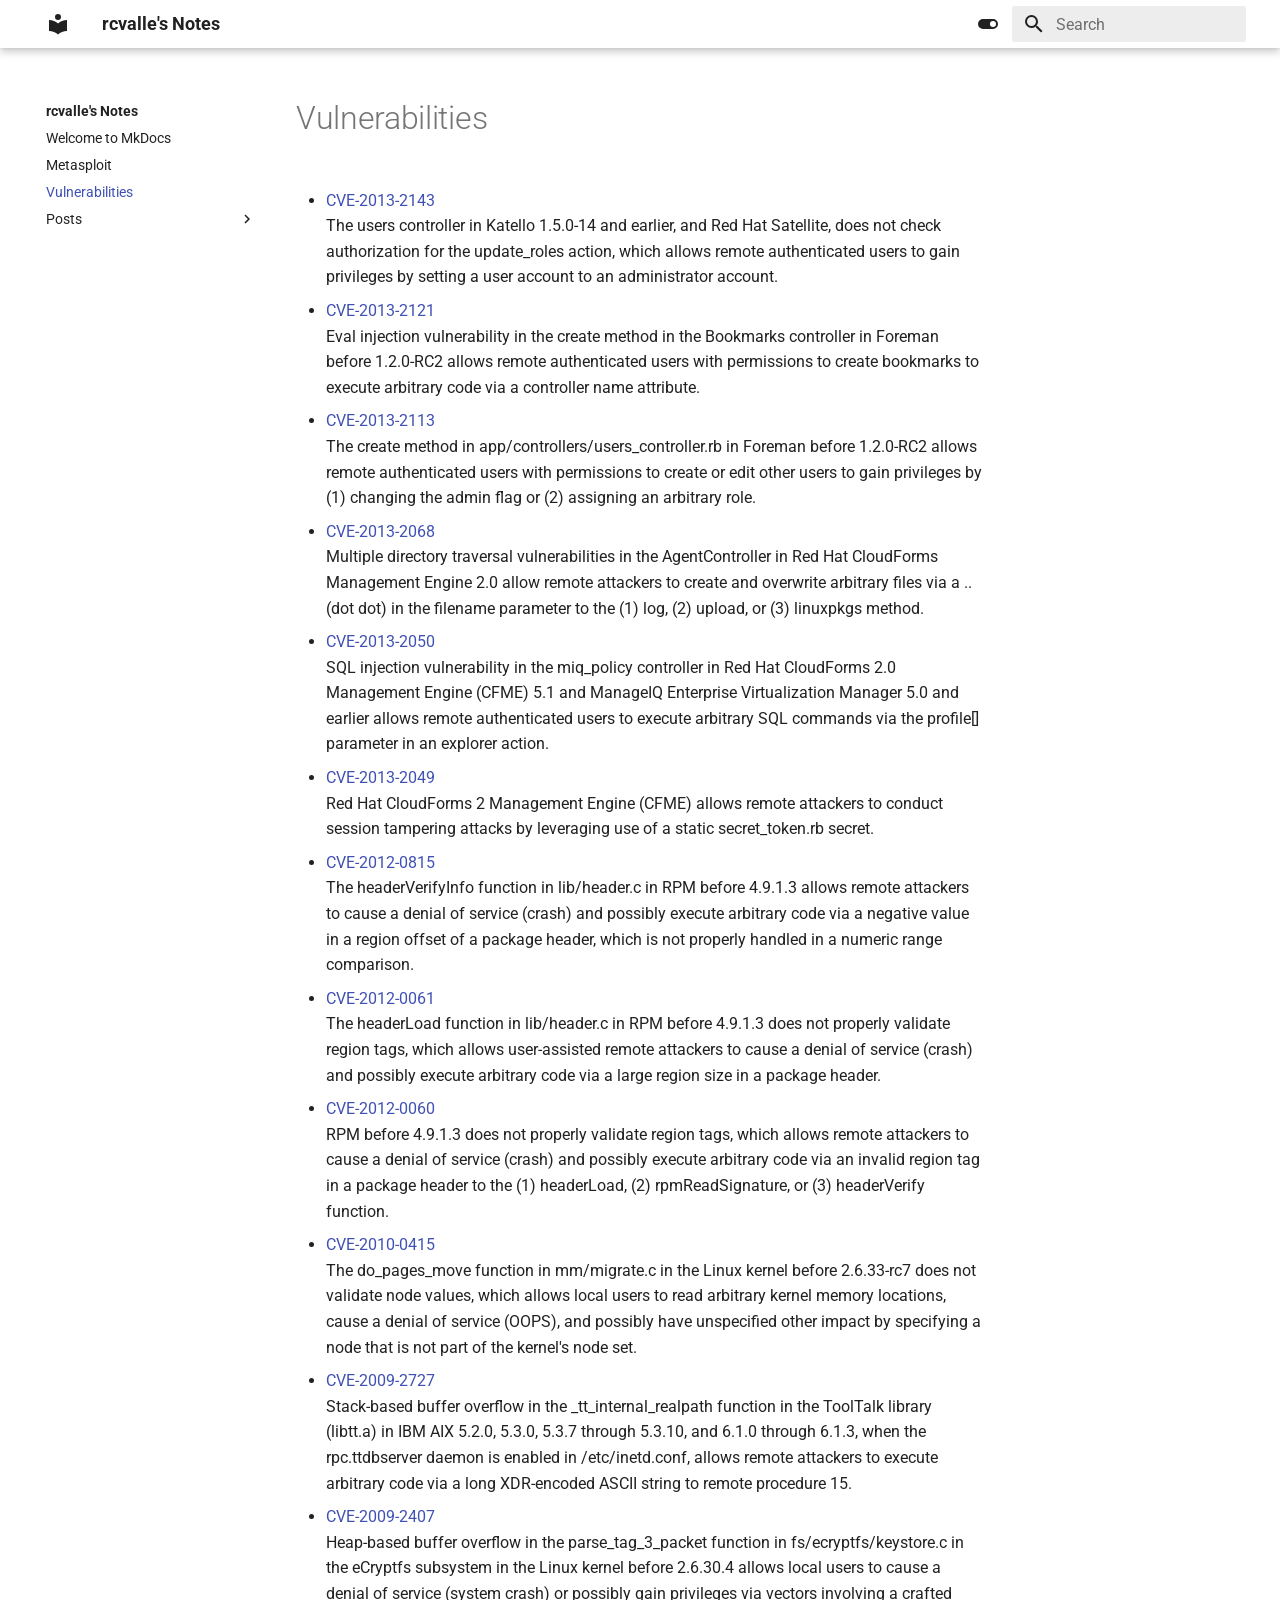
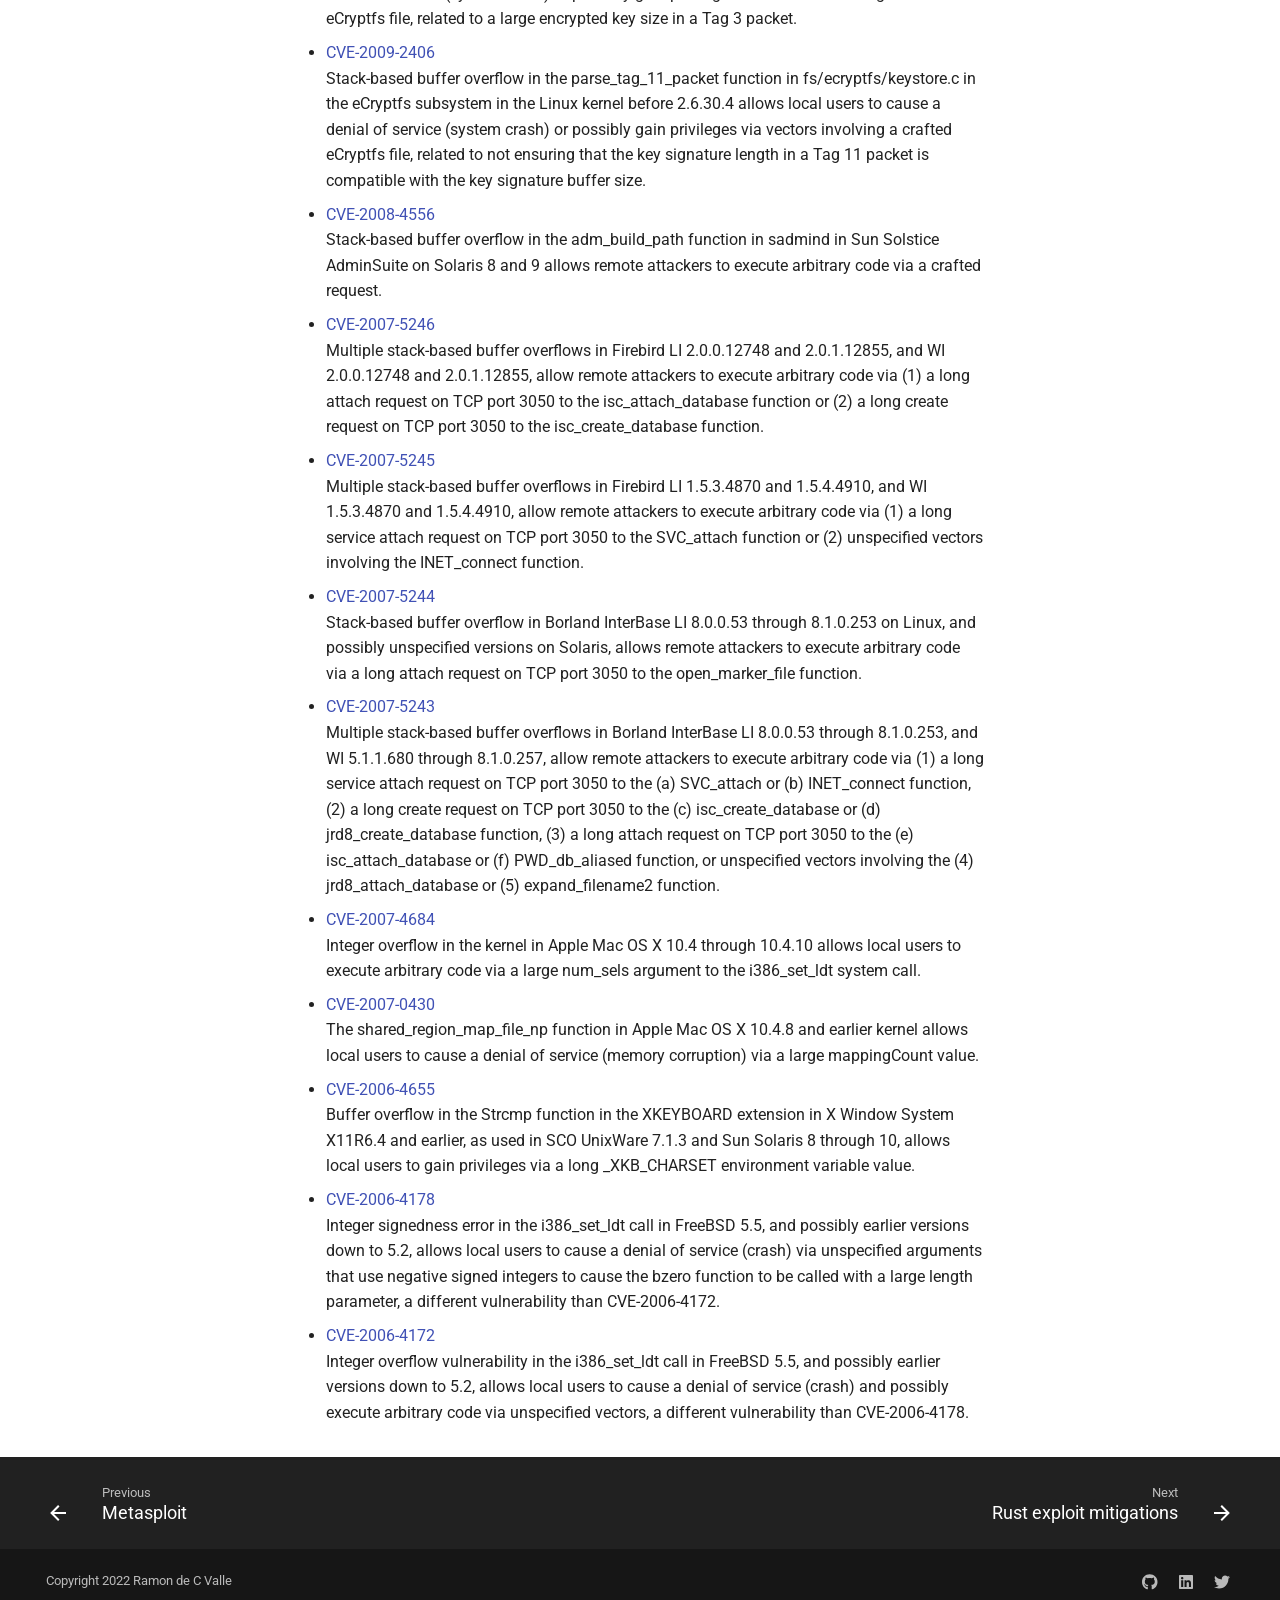
<file: vulnerabilities/index.html>
<!doctype html>
<html lang="en" class="no-js">
  <head>
    
      <meta charset="utf-8">
      <meta name="viewport" content="width=device-width,initial-scale=1">
      
      
      
        <link rel="canonical" href="https://rcvalle.com/vulnerabilities/">
      
      <link rel="icon" href="../assets/images/favicon.png">
      <meta name="generator" content="mkdocs-1.3.0, mkdocs-material-8.3.7">
    
    
      
        <title>Vulnerabilities - rcvalle's Notes</title>
      
    
    
      <link rel="stylesheet" href="../assets/stylesheets/main.4a0965b7.min.css">
      
        
        <link rel="stylesheet" href="../assets/stylesheets/palette.cbb835fc.min.css">
        
      
      
    
    
    
      
        
        
        <link rel="preconnect" href="https://fonts.gstatic.com" crossorigin>
        <link rel="stylesheet" href="https://fonts.googleapis.com/css?family=Roboto:300,300i,400,400i,700,700i%7CRoboto+Mono:400,400i,700,700i&display=fallback">
        <style>:root{--md-text-font:"Roboto";--md-code-font:"Roboto Mono"}</style>
      
    
    
    <script>__md_scope=new URL("..",location),__md_get=(e,_=localStorage,t=__md_scope)=>JSON.parse(_.getItem(t.pathname+"."+e)),__md_set=(e,_,t=localStorage,a=__md_scope)=>{try{t.setItem(a.pathname+"."+e,JSON.stringify(_))}catch(e){}}</script>
    
      
  


  
  


  <script>function gtag(){dataLayer.push(arguments)}window.dataLayer=window.dataLayer||[],gtag("js",new Date),gtag("config","G-63YYV7T3EM"),document.addEventListener("DOMContentLoaded",function(){document.forms.search&&document.forms.search.query.addEventListener("blur",function(){this.value&&gtag("event","search",{search_term:this.value})}),"undefined"!=typeof location$&&location$.subscribe(function(e){gtag("config","G-63YYV7T3EM",{page_path:e.pathname})})})</script>
  <script async src="https://www.googletagmanager.com/gtag/js?id=G-63YYV7T3EM"></script>


    
    
  </head>
  
  
    
    
      
    
    
    
    
    <body dir="ltr" data-md-color-scheme="default" data-md-color-primary="white" data-md-color-accent="">
  
    
    
      <script>var palette=__md_get("__palette");if(palette&&"object"==typeof palette.color)for(var key of Object.keys(palette.color))document.body.setAttribute("data-md-color-"+key,palette.color[key])</script>
    
    <input class="md-toggle" data-md-toggle="drawer" type="checkbox" id="__drawer" autocomplete="off">
    <input class="md-toggle" data-md-toggle="search" type="checkbox" id="__search" autocomplete="off">
    <label class="md-overlay" for="__drawer"></label>
    <div data-md-component="skip">
      
    </div>
    <div data-md-component="announce">
      
    </div>
    
    
      

<header class="md-header" data-md-component="header">
  <nav class="md-header__inner md-grid" aria-label="Header">
    <a href="https://rcvalle.com" title="rcvalle&#39;s Notes" class="md-header__button md-logo" aria-label="rcvalle's Notes" data-md-component="logo">
      
  
  <svg xmlns="http://www.w3.org/2000/svg" viewBox="0 0 24 24"><path d="M12 8a3 3 0 0 0 3-3 3 3 0 0 0-3-3 3 3 0 0 0-3 3 3 3 0 0 0 3 3m0 3.54C9.64 9.35 6.5 8 3 8v11c3.5 0 6.64 1.35 9 3.54 2.36-2.19 5.5-3.54 9-3.54V8c-3.5 0-6.64 1.35-9 3.54Z"/></svg>

    </a>
    <label class="md-header__button md-icon" for="__drawer">
      <svg xmlns="http://www.w3.org/2000/svg" viewBox="0 0 24 24"><path d="M3 6h18v2H3V6m0 5h18v2H3v-2m0 5h18v2H3v-2Z"/></svg>
    </label>
    <div class="md-header__title" data-md-component="header-title">
      <div class="md-header__ellipsis">
        <div class="md-header__topic">
          <span class="md-ellipsis">
            rcvalle's Notes
          </span>
        </div>
        <div class="md-header__topic" data-md-component="header-topic">
          <span class="md-ellipsis">
            
              Vulnerabilities
            
          </span>
        </div>
      </div>
    </div>
    
      <form class="md-header__option" data-md-component="palette">
        
          
          
          <input class="md-option" data-md-color-media="" data-md-color-scheme="default" data-md-color-primary="white" data-md-color-accent=""  aria-label="Switch to dark mode"  type="radio" name="__palette" id="__palette_1">
          
            <label class="md-header__button md-icon" title="Switch to dark mode" for="__palette_2" hidden>
              <svg xmlns="http://www.w3.org/2000/svg" viewBox="0 0 24 24"><path d="M17 7H7a5 5 0 0 0-5 5 5 5 0 0 0 5 5h10a5 5 0 0 0 5-5 5 5 0 0 0-5-5m0 8a3 3 0 0 1-3-3 3 3 0 0 1 3-3 3 3 0 0 1 3 3 3 3 0 0 1-3 3Z"/></svg>
            </label>
          
        
          
          
          <input class="md-option" data-md-color-media="" data-md-color-scheme="slate" data-md-color-primary="black" data-md-color-accent=""  aria-label="Switch to light mode"  type="radio" name="__palette" id="__palette_2">
          
            <label class="md-header__button md-icon" title="Switch to light mode" for="__palette_1" hidden>
              <svg xmlns="http://www.w3.org/2000/svg" viewBox="0 0 24 24"><path d="M17 6H7c-3.31 0-6 2.69-6 6s2.69 6 6 6h10c3.31 0 6-2.69 6-6s-2.69-6-6-6zm0 10H7c-2.21 0-4-1.79-4-4s1.79-4 4-4h10c2.21 0 4 1.79 4 4s-1.79 4-4 4zM7 9c-1.66 0-3 1.34-3 3s1.34 3 3 3 3-1.34 3-3-1.34-3-3-3z"/></svg>
            </label>
          
        
      </form>
    
    
    
      <label class="md-header__button md-icon" for="__search">
        <svg xmlns="http://www.w3.org/2000/svg" viewBox="0 0 24 24"><path d="M9.5 3A6.5 6.5 0 0 1 16 9.5c0 1.61-.59 3.09-1.56 4.23l.27.27h.79l5 5-1.5 1.5-5-5v-.79l-.27-.27A6.516 6.516 0 0 1 9.5 16 6.5 6.5 0 0 1 3 9.5 6.5 6.5 0 0 1 9.5 3m0 2C7 5 5 7 5 9.5S7 14 9.5 14 14 12 14 9.5 12 5 9.5 5Z"/></svg>
      </label>
      <div class="md-search" data-md-component="search" role="dialog">
  <label class="md-search__overlay" for="__search"></label>
  <div class="md-search__inner" role="search">
    <form class="md-search__form" name="search">
      <input type="text" class="md-search__input" name="query" aria-label="Search" placeholder="Search" autocapitalize="off" autocorrect="off" autocomplete="off" spellcheck="false" data-md-component="search-query" required>
      <label class="md-search__icon md-icon" for="__search">
        <svg xmlns="http://www.w3.org/2000/svg" viewBox="0 0 24 24"><path d="M9.5 3A6.5 6.5 0 0 1 16 9.5c0 1.61-.59 3.09-1.56 4.23l.27.27h.79l5 5-1.5 1.5-5-5v-.79l-.27-.27A6.516 6.516 0 0 1 9.5 16 6.5 6.5 0 0 1 3 9.5 6.5 6.5 0 0 1 9.5 3m0 2C7 5 5 7 5 9.5S7 14 9.5 14 14 12 14 9.5 12 5 9.5 5Z"/></svg>
        <svg xmlns="http://www.w3.org/2000/svg" viewBox="0 0 24 24"><path d="M20 11v2H8l5.5 5.5-1.42 1.42L4.16 12l7.92-7.92L13.5 5.5 8 11h12Z"/></svg>
      </label>
      <nav class="md-search__options" aria-label="Search">
        
        <button type="reset" class="md-search__icon md-icon" aria-label="Clear" tabindex="-1">
          <svg xmlns="http://www.w3.org/2000/svg" viewBox="0 0 24 24"><path d="M19 6.41 17.59 5 12 10.59 6.41 5 5 6.41 10.59 12 5 17.59 6.41 19 12 13.41 17.59 19 19 17.59 13.41 12 19 6.41Z"/></svg>
        </button>
      </nav>
      
    </form>
    <div class="md-search__output">
      <div class="md-search__scrollwrap" data-md-scrollfix>
        <div class="md-search-result" data-md-component="search-result">
          <div class="md-search-result__meta">
            Initializing search
          </div>
          <ol class="md-search-result__list"></ol>
        </div>
      </div>
    </div>
  </div>
</div>
    
    
  </nav>
  
</header>
    
    <div class="md-container" data-md-component="container">
      
      
        
          
        
      
      <main class="md-main" data-md-component="main">
        <div class="md-main__inner md-grid">
          
            
              
              <div class="md-sidebar md-sidebar--primary" data-md-component="sidebar" data-md-type="navigation" >
                <div class="md-sidebar__scrollwrap">
                  <div class="md-sidebar__inner">
                    


<nav class="md-nav md-nav--primary" aria-label="Navigation" data-md-level="0">
  <label class="md-nav__title" for="__drawer">
    <a href="https://rcvalle.com" title="rcvalle&#39;s Notes" class="md-nav__button md-logo" aria-label="rcvalle's Notes" data-md-component="logo">
      
  
  <svg xmlns="http://www.w3.org/2000/svg" viewBox="0 0 24 24"><path d="M12 8a3 3 0 0 0 3-3 3 3 0 0 0-3-3 3 3 0 0 0-3 3 3 3 0 0 0 3 3m0 3.54C9.64 9.35 6.5 8 3 8v11c3.5 0 6.64 1.35 9 3.54 2.36-2.19 5.5-3.54 9-3.54V8c-3.5 0-6.64 1.35-9 3.54Z"/></svg>

    </a>
    rcvalle's Notes
  </label>
  
  <ul class="md-nav__list" data-md-scrollfix>
    
      
      
      

  
  
  
    <li class="md-nav__item">
      <a href=".." class="md-nav__link">
        Welcome to MkDocs
      </a>
    </li>
  

    
      
      
      

  
  
  
    <li class="md-nav__item">
      <a href="../metasploit/" class="md-nav__link">
        Metasploit
      </a>
    </li>
  

    
      
      
      

  
  
    
  
  
    <li class="md-nav__item md-nav__item--active">
      
      <input class="md-nav__toggle md-toggle" data-md-toggle="toc" type="checkbox" id="__toc">
      
      
      
      <a href="./" class="md-nav__link md-nav__link--active">
        Vulnerabilities
      </a>
      
    </li>
  

    
      
      
      

  
  
  
    
    <li class="md-nav__item md-nav__item--nested">
      
      
        <input class="md-nav__toggle md-toggle" data-md-toggle="__nav_4" type="checkbox" id="__nav_4" >
      
      
      
        
          
        
      
      
        <label class="md-nav__link" for="__nav_4">
          Posts
          <span class="md-nav__icon md-icon"></span>
        </label>
      
      <nav class="md-nav" aria-label="Posts" data-md-level="1">
        <label class="md-nav__title" for="__nav_4">
          <span class="md-nav__icon md-icon"></span>
          Posts
        </label>
        <ul class="md-nav__list" data-md-scrollfix>
          
            
              
  
  
  
    <li class="md-nav__item">
      <a href="../posts/2020-09-16-rust-exploit-mitigations/" class="md-nav__link">
        Rust exploit mitigations
      </a>
    </li>
  

            
          
        </ul>
      </nav>
    </li>
  

    
  </ul>
</nav>
                  </div>
                </div>
              </div>
            
            
              
              <div class="md-sidebar md-sidebar--secondary" data-md-component="sidebar" data-md-type="toc" >
                <div class="md-sidebar__scrollwrap">
                  <div class="md-sidebar__inner">
                    

<nav class="md-nav md-nav--secondary" aria-label="Table of contents">
  
  
  
  
</nav>
                  </div>
                </div>
              </div>
            
          
          <div class="md-content" data-md-component="content">
            <article class="md-content__inner md-typeset">
              
                


  <h1>Vulnerabilities</h1>

<ul>
<li>
<p><a href="https://cve.mitre.org/cgi-bin/cvename.cgi?name=CVE-2013-2143">CVE-2013-2143</a><br />
  The users controller in Katello 1.5.0-14 and earlier, and Red Hat Satellite, does not check authorization for the update_roles action, which allows remote authenticated users to gain privileges by setting a user account to an administrator account.</p>
</li>
<li>
<p><a href="https://cve.mitre.org/cgi-bin/cvename.cgi?name=CVE-2013-2121">CVE-2013-2121</a><br />
  Eval injection vulnerability in the create method in the Bookmarks controller in Foreman before 1.2.0-RC2 allows remote authenticated users with permissions to create bookmarks to execute arbitrary code via a controller name attribute.</p>
</li>
<li>
<p><a href="https://cve.mitre.org/cgi-bin/cvename.cgi?name=CVE-2013-2113">CVE-2013-2113</a><br />
  The create method in app/controllers/users_controller.rb in Foreman before 1.2.0-RC2 allows remote authenticated users with permissions to create or edit other users to gain privileges by (1) changing the admin flag or (2) assigning an arbitrary role.</p>
</li>
<li>
<p><a href="https://cve.mitre.org/cgi-bin/cvename.cgi?name=CVE-2013-2068">CVE-2013-2068</a><br />
  Multiple directory traversal vulnerabilities in the AgentController in Red Hat CloudForms Management Engine 2.0 allow remote attackers to create and overwrite arbitrary files via a .. (dot dot) in the filename parameter to the (1) log, (2) upload, or (3) linuxpkgs method.</p>
</li>
<li>
<p><a href="https://cve.mitre.org/cgi-bin/cvename.cgi?name=CVE-2013-2050">CVE-2013-2050</a><br />
  SQL injection vulnerability in the miq_policy controller in Red Hat CloudForms 2.0 Management Engine (CFME) 5.1 and ManageIQ Enterprise Virtualization Manager 5.0 and earlier allows remote authenticated users to execute arbitrary SQL commands via the profile[] parameter in an explorer action.</p>
</li>
<li>
<p><a href="https://cve.mitre.org/cgi-bin/cvename.cgi?name=CVE-2013-2049">CVE-2013-2049</a><br />
  Red Hat CloudForms 2 Management Engine (CFME) allows remote attackers to conduct session tampering attacks by leveraging use of a static secret_token.rb secret.</p>
</li>
<li>
<p><a href="https://cve.mitre.org/cgi-bin/cvename.cgi?name=CVE-2012-0815">CVE-2012-0815</a><br />
  The headerVerifyInfo function in lib/header.c in RPM before 4.9.1.3 allows remote attackers to cause a denial of service (crash) and possibly execute arbitrary code via a negative value in a region offset of a package header, which is not properly handled in a numeric range comparison.</p>
</li>
<li>
<p><a href="https://cve.mitre.org/cgi-bin/cvename.cgi?name=CVE-2012-0061">CVE-2012-0061</a><br />
  The headerLoad function in lib/header.c in RPM before 4.9.1.3 does not properly validate region tags, which allows user-assisted remote attackers to cause a denial of service (crash) and possibly execute arbitrary code via a large region size in a package header.</p>
</li>
<li>
<p><a href="https://cve.mitre.org/cgi-bin/cvename.cgi?name=CVE-2012-0060">CVE-2012-0060</a><br />
  RPM before 4.9.1.3 does not properly validate region tags, which allows remote attackers to cause a denial of service (crash) and possibly execute arbitrary code via an invalid region tag in a package header to the (1) headerLoad, (2) rpmReadSignature, or (3) headerVerify function.</p>
</li>
<li>
<p><a href="https://cve.mitre.org/cgi-bin/cvename.cgi?name=CVE-2010-0415">CVE-2010-0415</a><br />
  The do_pages_move function in mm/migrate.c in the Linux kernel before 2.6.33-rc7 does not validate node values, which allows local users to read arbitrary kernel memory locations, cause a denial of service (OOPS), and possibly have unspecified other impact by specifying a node that is not part of the kernel's node set.</p>
</li>
<li>
<p><a href="https://cve.mitre.org/cgi-bin/cvename.cgi?name=CVE-2009-2727">CVE-2009-2727</a><br />
  Stack-based buffer overflow in the _tt_internal_realpath function in the ToolTalk library (libtt.a) in IBM AIX 5.2.0, 5.3.0, 5.3.7 through 5.3.10, and 6.1.0 through 6.1.3, when the rpc.ttdbserver daemon is enabled in /etc/inetd.conf, allows remote attackers to execute arbitrary code via a long XDR-encoded ASCII string to remote procedure 15.</p>
</li>
<li>
<p><a href="https://cve.mitre.org/cgi-bin/cvename.cgi?name=CVE-2009-2407">CVE-2009-2407</a><br />
  Heap-based buffer overflow in the parse_tag_3_packet function in fs/ecryptfs/keystore.c in the eCryptfs subsystem in the Linux kernel before 2.6.30.4 allows local users to cause a denial of service (system crash) or possibly gain privileges via vectors involving a crafted eCryptfs file, related to a large encrypted key size in a Tag 3 packet.</p>
</li>
<li>
<p><a href="https://cve.mitre.org/cgi-bin/cvename.cgi?name=CVE-2009-2406">CVE-2009-2406</a><br />
  Stack-based buffer overflow in the parse_tag_11_packet function in fs/ecryptfs/keystore.c in the eCryptfs subsystem in the Linux kernel before 2.6.30.4 allows local users to cause a denial of service (system crash) or possibly gain privileges via vectors involving a crafted eCryptfs file, related to not ensuring that the key signature length in a Tag 11 packet is compatible with the key signature buffer size.</p>
</li>
<li>
<p><a href="https://cve.mitre.org/cgi-bin/cvename.cgi?name=CVE-2008-4556">CVE-2008-4556</a><br />
  Stack-based buffer overflow in the adm_build_path function in sadmind in Sun Solstice AdminSuite on Solaris 8 and 9 allows remote attackers to execute arbitrary code via a crafted request.</p>
</li>
<li>
<p><a href="https://cve.mitre.org/cgi-bin/cvename.cgi?name=CVE-2007-5246">CVE-2007-5246</a><br />
  Multiple stack-based buffer overflows in Firebird LI 2.0.0.12748 and 2.0.1.12855, and WI 2.0.0.12748 and 2.0.1.12855, allow remote attackers to execute arbitrary code via (1) a long attach request on TCP port 3050 to the isc_attach_database function or (2) a long create request on TCP port 3050 to the isc_create_database function.</p>
</li>
<li>
<p><a href="https://cve.mitre.org/cgi-bin/cvename.cgi?name=CVE-2007-5245">CVE-2007-5245</a><br />
  Multiple stack-based buffer overflows in Firebird LI 1.5.3.4870 and 1.5.4.4910, and WI 1.5.3.4870 and 1.5.4.4910, allow remote attackers to execute arbitrary code via (1) a long service attach request on TCP port 3050 to the SVC_attach function or (2) unspecified vectors involving the INET_connect function.</p>
</li>
<li>
<p><a href="https://cve.mitre.org/cgi-bin/cvename.cgi?name=CVE-2007-5244">CVE-2007-5244</a><br />
  Stack-based buffer overflow in Borland InterBase LI 8.0.0.53 through 8.1.0.253 on Linux, and possibly unspecified versions on Solaris, allows remote attackers to execute arbitrary code via a long attach request on TCP port 3050 to the open_marker_file function.</p>
</li>
<li>
<p><a href="https://cve.mitre.org/cgi-bin/cvename.cgi?name=CVE-2007-5243">CVE-2007-5243</a><br />
  Multiple stack-based buffer overflows in Borland InterBase LI 8.0.0.53 through 8.1.0.253, and WI 5.1.1.680 through 8.1.0.257, allow remote attackers to execute arbitrary code via (1) a long service attach request on TCP port 3050 to the (a) SVC_attach or (b) INET_connect function, (2) a long create request on TCP port 3050 to the (c) isc_create_database or (d) jrd8_create_database function, (3) a long attach request on TCP port 3050 to the (e) isc_attach_database or (f) PWD_db_aliased function, or unspecified vectors involving the (4) jrd8_attach_database or (5) expand_filename2 function.</p>
</li>
<li>
<p><a href="https://cve.mitre.org/cgi-bin/cvename.cgi?name=CVE-2007-4684">CVE-2007-4684</a><br />
  Integer overflow in the kernel in Apple Mac OS X 10.4 through 10.4.10 allows local users to execute arbitrary code via a large num_sels argument to the i386_set_ldt system call.</p>
</li>
<li>
<p><a href="https://cve.mitre.org/cgi-bin/cvename.cgi?name=CVE-2007-0430">CVE-2007-0430</a><br />
  The shared_region_map_file_np function in Apple Mac OS X 10.4.8 and earlier kernel allows local users to cause a denial of service (memory corruption) via a large mappingCount value.</p>
</li>
<li>
<p><a href="https://cve.mitre.org/cgi-bin/cvename.cgi?name=CVE-2006-4655">CVE-2006-4655</a><br />
  Buffer overflow in the Strcmp function in the XKEYBOARD extension in X Window System X11R6.4 and earlier, as used in SCO UnixWare 7.1.3 and Sun Solaris 8 through 10, allows local users to gain privileges via a long _XKB_CHARSET environment variable value.</p>
</li>
<li>
<p><a href="https://cve.mitre.org/cgi-bin/cvename.cgi?name=CVE-2006-4178">CVE-2006-4178</a><br />
  Integer signedness error in the i386_set_ldt call in FreeBSD 5.5, and possibly earlier versions down to 5.2, allows local users to cause a denial of service (crash) via unspecified arguments that use negative signed integers to cause the bzero function to be called with a large length parameter, a different vulnerability than CVE-2006-4172.</p>
</li>
<li>
<p><a href="https://cve.mitre.org/cgi-bin/cvename.cgi?name=CVE-2006-4172">CVE-2006-4172</a><br />
  Integer overflow vulnerability in the i386_set_ldt call in FreeBSD 5.5, and possibly earlier versions down to 5.2, allows local users to cause a denial of service (crash) and possibly execute arbitrary code via unspecified vectors, a different vulnerability than CVE-2006-4178.</p>
</li>
</ul>

              
            </article>
            
          </div>
        </div>
        
      </main>
      
        <footer class="md-footer">
  
    
    <nav class="md-footer__inner md-grid" aria-label="Footer" >
      
        
        <a href="../metasploit/" class="md-footer__link md-footer__link--prev" aria-label="Previous: Metasploit" rel="prev">
          <div class="md-footer__button md-icon">
            <svg xmlns="http://www.w3.org/2000/svg" viewBox="0 0 24 24"><path d="M20 11v2H8l5.5 5.5-1.42 1.42L4.16 12l7.92-7.92L13.5 5.5 8 11h12Z"/></svg>
          </div>
          <div class="md-footer__title">
            <div class="md-ellipsis">
              <span class="md-footer__direction">
                Previous
              </span>
              Metasploit
            </div>
          </div>
        </a>
      
      
        
        <a href="../posts/2020-09-16-rust-exploit-mitigations/" class="md-footer__link md-footer__link--next" aria-label="Next: Rust exploit mitigations" rel="next">
          <div class="md-footer__title">
            <div class="md-ellipsis">
              <span class="md-footer__direction">
                Next
              </span>
              Rust exploit mitigations
            </div>
          </div>
          <div class="md-footer__button md-icon">
            <svg xmlns="http://www.w3.org/2000/svg" viewBox="0 0 24 24"><path d="M4 11v2h12l-5.5 5.5 1.42 1.42L19.84 12l-7.92-7.92L10.5 5.5 16 11H4Z"/></svg>
          </div>
        </a>
      
    </nav>
  
  <div class="md-footer-meta md-typeset">
    <div class="md-footer-meta__inner md-grid">
      <div class="md-copyright">
  
    <div class="md-copyright__highlight">
      Copyright 2022 Ramon de C Valle
    </div>
  
  
</div>
      
        <div class="md-social">
  
    
    
    <a href="https://github.com/rcvalle" target="_blank" rel="noopener" title="rcvalle on GitHub" class="md-social__link">
      <svg xmlns="http://www.w3.org/2000/svg" viewBox="0 0 496 512"><!--! Font Awesome Free 6.1.1 by @fontawesome - https://fontawesome.com License - https://fontawesome.com/license/free (Icons: CC BY 4.0, Fonts: SIL OFL 1.1, Code: MIT License) Copyright 2022 Fonticons, Inc.--><path d="M165.9 397.4c0 2-2.3 3.6-5.2 3.6-3.3.3-5.6-1.3-5.6-3.6 0-2 2.3-3.6 5.2-3.6 3-.3 5.6 1.3 5.6 3.6zm-31.1-4.5c-.7 2 1.3 4.3 4.3 4.9 2.6 1 5.6 0 6.2-2s-1.3-4.3-4.3-5.2c-2.6-.7-5.5.3-6.2 2.3zm44.2-1.7c-2.9.7-4.9 2.6-4.6 4.9.3 2 2.9 3.3 5.9 2.6 2.9-.7 4.9-2.6 4.6-4.6-.3-1.9-3-3.2-5.9-2.9zM244.8 8C106.1 8 0 113.3 0 252c0 110.9 69.8 205.8 169.5 239.2 12.8 2.3 17.3-5.6 17.3-12.1 0-6.2-.3-40.4-.3-61.4 0 0-70 15-84.7-29.8 0 0-11.4-29.1-27.8-36.6 0 0-22.9-15.7 1.6-15.4 0 0 24.9 2 38.6 25.8 21.9 38.6 58.6 27.5 72.9 20.9 2.3-16 8.8-27.1 16-33.7-55.9-6.2-112.3-14.3-112.3-110.5 0-27.5 7.6-41.3 23.6-58.9-2.6-6.5-11.1-33.3 2.6-67.9 20.9-6.5 69 27 69 27 20-5.6 41.5-8.5 62.8-8.5s42.8 2.9 62.8 8.5c0 0 48.1-33.6 69-27 13.7 34.7 5.2 61.4 2.6 67.9 16 17.7 25.8 31.5 25.8 58.9 0 96.5-58.9 104.2-114.8 110.5 9.2 7.9 17 22.9 17 46.4 0 33.7-.3 75.4-.3 83.6 0 6.5 4.6 14.4 17.3 12.1C428.2 457.8 496 362.9 496 252 496 113.3 383.5 8 244.8 8zM97.2 352.9c-1.3 1-1 3.3.7 5.2 1.6 1.6 3.9 2.3 5.2 1 1.3-1 1-3.3-.7-5.2-1.6-1.6-3.9-2.3-5.2-1zm-10.8-8.1c-.7 1.3.3 2.9 2.3 3.9 1.6 1 3.6.7 4.3-.7.7-1.3-.3-2.9-2.3-3.9-2-.6-3.6-.3-4.3.7zm32.4 35.6c-1.6 1.3-1 4.3 1.3 6.2 2.3 2.3 5.2 2.6 6.5 1 1.3-1.3.7-4.3-1.3-6.2-2.2-2.3-5.2-2.6-6.5-1zm-11.4-14.7c-1.6 1-1.6 3.6 0 5.9 1.6 2.3 4.3 3.3 5.6 2.3 1.6-1.3 1.6-3.9 0-6.2-1.4-2.3-4-3.3-5.6-2z"/></svg>
    </a>
  
    
    
    <a href="https://linkedin.com/in/rcvalle" target="_blank" rel="noopener" title="rcvalle on LinkedIn" class="md-social__link">
      <svg xmlns="http://www.w3.org/2000/svg" viewBox="0 0 448 512"><!--! Font Awesome Free 6.1.1 by @fontawesome - https://fontawesome.com License - https://fontawesome.com/license/free (Icons: CC BY 4.0, Fonts: SIL OFL 1.1, Code: MIT License) Copyright 2022 Fonticons, Inc.--><path d="M416 32H31.9C14.3 32 0 46.5 0 64.3v383.4C0 465.5 14.3 480 31.9 480H416c17.6 0 32-14.5 32-32.3V64.3c0-17.8-14.4-32.3-32-32.3zM135.4 416H69V202.2h66.5V416zm-33.2-243c-21.3 0-38.5-17.3-38.5-38.5S80.9 96 102.2 96c21.2 0 38.5 17.3 38.5 38.5 0 21.3-17.2 38.5-38.5 38.5zm282.1 243h-66.4V312c0-24.8-.5-56.7-34.5-56.7-34.6 0-39.9 27-39.9 54.9V416h-66.4V202.2h63.7v29.2h.9c8.9-16.8 30.6-34.5 62.9-34.5 67.2 0 79.7 44.3 79.7 101.9V416z"/></svg>
    </a>
  
    
    
    <a href="https://twitter.com/rcvalle" target="_blank" rel="noopener" title="rcvalle on Twitter" class="md-social__link">
      <svg xmlns="http://www.w3.org/2000/svg" viewBox="0 0 512 512"><!--! Font Awesome Free 6.1.1 by @fontawesome - https://fontawesome.com License - https://fontawesome.com/license/free (Icons: CC BY 4.0, Fonts: SIL OFL 1.1, Code: MIT License) Copyright 2022 Fonticons, Inc.--><path d="M459.37 151.716c.325 4.548.325 9.097.325 13.645 0 138.72-105.583 298.558-298.558 298.558-59.452 0-114.68-17.219-161.137-47.106 8.447.974 16.568 1.299 25.34 1.299 49.055 0 94.213-16.568 130.274-44.832-46.132-.975-84.792-31.188-98.112-72.772 6.498.974 12.995 1.624 19.818 1.624 9.421 0 18.843-1.3 27.614-3.573-48.081-9.747-84.143-51.98-84.143-102.985v-1.299c13.969 7.797 30.214 12.67 47.431 13.319-28.264-18.843-46.781-51.005-46.781-87.391 0-19.492 5.197-37.36 14.294-52.954 51.655 63.675 129.3 105.258 216.365 109.807-1.624-7.797-2.599-15.918-2.599-24.04 0-57.828 46.782-104.934 104.934-104.934 30.213 0 57.502 12.67 76.67 33.137 23.715-4.548 46.456-13.32 66.599-25.34-7.798 24.366-24.366 44.833-46.132 57.827 21.117-2.273 41.584-8.122 60.426-16.243-14.292 20.791-32.161 39.308-52.628 54.253z"/></svg>
    </a>
  
</div>
      
    </div>
  </div>
</footer>
      
    </div>
    <div class="md-dialog" data-md-component="dialog">
      <div class="md-dialog__inner md-typeset"></div>
    </div>
    <script id="__config" type="application/json">{"base": "..", "features": ["navigation.indexes"], "search": "../assets/javascripts/workers/search.b97dbffb.min.js", "translations": {"clipboard.copied": "Copied to clipboard", "clipboard.copy": "Copy to clipboard", "search.config.lang": "en", "search.config.pipeline": "trimmer, stopWordFilter", "search.config.separator": "[\\s\\-]+", "search.placeholder": "Search", "search.result.more.one": "1 more on this page", "search.result.more.other": "# more on this page", "search.result.none": "No matching documents", "search.result.one": "1 matching document", "search.result.other": "# matching documents", "search.result.placeholder": "Type to start searching", "search.result.term.missing": "Missing", "select.version.title": "Select version"}}</script>
    
    
      <script src="../assets/javascripts/bundle.0238f547.min.js"></script>
      
    
  </body>
</html>
</file>
<file: assets/stylesheets/main.4a0965b7.min.css>
@charset "UTF-8";html{-webkit-text-size-adjust:none;-moz-text-size-adjust:none;-ms-text-size-adjust:none;text-size-adjust:none;box-sizing:border-box}*,:after,:before{box-sizing:inherit}@media (prefers-reduced-motion){*,:after,:before{transition:none!important}}body{margin:0}a,button,input,label{-webkit-tap-highlight-color:transparent}a{color:inherit;text-decoration:none}hr{border:0;box-sizing:initial;display:block;height:.05rem;overflow:visible;padding:0}small{font-size:80%}sub,sup{line-height:1em}img{border-style:none}table{border-collapse:initial;border-spacing:0}td,th{font-weight:400;vertical-align:top}button{background:transparent;border:0;font-family:inherit;font-size:inherit;margin:0;padding:0}input{border:0;outline:none}:root,[data-md-color-scheme=default]{--md-default-fg-color:rgba(0,0,0,.87);--md-default-fg-color--light:rgba(0,0,0,.54);--md-default-fg-color--lighter:rgba(0,0,0,.32);--md-default-fg-color--lightest:rgba(0,0,0,.07);--md-default-bg-color:#fff;--md-default-bg-color--light:hsla(0,0%,100%,.7);--md-default-bg-color--lighter:hsla(0,0%,100%,.3);--md-default-bg-color--lightest:hsla(0,0%,100%,.12);--md-primary-fg-color:#4051b5;--md-primary-fg-color--light:#5d6cc0;--md-primary-fg-color--dark:#303fa1;--md-primary-bg-color:#fff;--md-primary-bg-color--light:hsla(0,0%,100%,.7);--md-accent-fg-color:#526cfe;--md-accent-fg-color--transparent:rgba(82,108,254,.1);--md-accent-bg-color:#fff;--md-accent-bg-color--light:hsla(0,0%,100%,.7);--md-code-fg-color:#36464e;--md-code-bg-color:#f5f5f5;--md-code-hl-color:rgba(255,255,0,.5);--md-code-hl-number-color:#d52a2a;--md-code-hl-special-color:#db1457;--md-code-hl-function-color:#a846b9;--md-code-hl-constant-color:#6e59d9;--md-code-hl-keyword-color:#3f6ec6;--md-code-hl-string-color:#1c7d4d;--md-code-hl-name-color:var(--md-code-fg-color);--md-code-hl-operator-color:var(--md-default-fg-color--light);--md-code-hl-punctuation-color:var(--md-default-fg-color--light);--md-code-hl-comment-color:var(--md-default-fg-color--light);--md-code-hl-generic-color:var(--md-default-fg-color--light);--md-code-hl-variable-color:var(--md-default-fg-color--light);--md-typeset-color:var(--md-default-fg-color);--md-typeset-a-color:var(--md-primary-fg-color);--md-typeset-mark-color:rgba(255,255,0,.5);--md-typeset-del-color:rgba(245,80,61,.15);--md-typeset-ins-color:rgba(11,213,112,.15);--md-typeset-kbd-color:#fafafa;--md-typeset-kbd-accent-color:#fff;--md-typeset-kbd-border-color:#b8b8b8;--md-typeset-table-color:rgba(0,0,0,.12);--md-admonition-fg-color:var(--md-default-fg-color);--md-admonition-bg-color:var(--md-default-bg-color);--md-footer-fg-color:#fff;--md-footer-fg-color--light:hsla(0,0%,100%,.7);--md-footer-fg-color--lighter:hsla(0,0%,100%,.3);--md-footer-bg-color:rgba(0,0,0,.87);--md-footer-bg-color--dark:rgba(0,0,0,.32);--md-shadow-z1:0 0.2rem 0.5rem rgba(0,0,0,.05),0 0 0.05rem rgba(0,0,0,.1);--md-shadow-z2:0 0.2rem 0.5rem rgba(0,0,0,.1),0 0 0.05rem rgba(0,0,0,.25);--md-shadow-z3:0 0.2rem 0.5rem rgba(0,0,0,.2),0 0 0.05rem rgba(0,0,0,.35)}.md-icon svg{fill:currentcolor;display:block;height:1.2rem;width:1.2rem}body{-webkit-font-smoothing:antialiased;-moz-osx-font-smoothing:grayscale;--md-text-font-family:var(--md-text-font,_),-apple-system,BlinkMacSystemFont,Helvetica,Arial,sans-serif;--md-code-font-family:var(--md-code-font,_),SFMono-Regular,Consolas,Menlo,monospace}body,input{font-feature-settings:"kern","liga";font-family:var(--md-text-font-family)}body,code,input,kbd,pre{color:var(--md-typeset-color)}code,kbd,pre{font-feature-settings:"kern";font-family:var(--md-code-font-family)}:root{--md-typeset-table-sort-icon:url('data:image/svg+xml;charset=utf-8,<svg xmlns="http://www.w3.org/2000/svg" viewBox="0 0 24 24"><path d="m18 21-4-4h3V7h-3l4-4 4 4h-3v10h3M2 19v-2h10v2M2 13v-2h7v2M2 7V5h4v2H2Z"/></svg>');--md-typeset-table-sort-icon--asc:url('data:image/svg+xml;charset=utf-8,<svg xmlns="http://www.w3.org/2000/svg" viewBox="0 0 24 24"><path d="M19 17h3l-4 4-4-4h3V3h2M2 17h10v2H2M6 5v2H2V5m0 6h7v2H2v-2Z"/></svg>');--md-typeset-table-sort-icon--desc:url('data:image/svg+xml;charset=utf-8,<svg xmlns="http://www.w3.org/2000/svg" viewBox="0 0 24 24"><path d="M19 7h3l-4-4-4 4h3v14h2M2 17h10v2H2M6 5v2H2V5m0 6h7v2H2v-2Z"/></svg>')}.md-typeset{-webkit-print-color-adjust:exact;color-adjust:exact;font-size:.8rem;line-height:1.6}@media print{.md-typeset{font-size:.68rem}}.md-typeset blockquote,.md-typeset dl,.md-typeset figure,.md-typeset ol,.md-typeset pre,.md-typeset ul{margin-bottom:1em;margin-top:1em}.md-typeset h1{color:var(--md-default-fg-color--light);font-size:2em;line-height:1.3;margin:0 0 1.25em}.md-typeset h1,.md-typeset h2{font-weight:300;letter-spacing:-.01em}.md-typeset h2{font-size:1.5625em;line-height:1.4;margin:1.6em 0 .64em}.md-typeset h3{font-size:1.25em;font-weight:400;letter-spacing:-.01em;line-height:1.5;margin:1.6em 0 .8em}.md-typeset h2+h3{margin-top:.8em}.md-typeset h4{font-weight:700;letter-spacing:-.01em;margin:1em 0}.md-typeset h5,.md-typeset h6{color:var(--md-default-fg-color--light);font-size:.8em;font-weight:700;letter-spacing:-.01em;margin:1.25em 0}.md-typeset h5{text-transform:uppercase}.md-typeset hr{border-bottom:.05rem solid var(--md-default-fg-color--lightest);display:flow-root;margin:1.5em 0}.md-typeset a{color:var(--md-typeset-a-color);word-break:break-word}.md-typeset a,.md-typeset a:before{transition:color 125ms}.md-typeset a:focus,.md-typeset a:hover{color:var(--md-accent-fg-color)}.md-typeset a:focus code,.md-typeset a:hover code{background-color:var(--md-accent-fg-color--transparent)}.md-typeset a code{color:currentcolor;transition:background-color 125ms}.md-typeset a.focus-visible{outline-color:var(--md-accent-fg-color);outline-offset:.2rem}.md-typeset code,.md-typeset kbd,.md-typeset pre{color:var(--md-code-fg-color);direction:ltr}@media print{.md-typeset code,.md-typeset kbd,.md-typeset pre{white-space:pre-wrap}}.md-typeset code{background-color:var(--md-code-bg-color);border-radius:.1rem;-webkit-box-decoration-break:clone;box-decoration-break:clone;font-size:.85em;padding:0 .2941176471em;word-break:break-word}.md-typeset code:not(.focus-visible){-webkit-tap-highlight-color:transparent;outline:none}.md-typeset pre{display:flow-root;line-height:1.4;position:relative}.md-typeset pre>code{-webkit-box-decoration-break:slice;box-decoration-break:slice;box-shadow:none;display:block;margin:0;outline-color:var(--md-accent-fg-color);overflow:auto;padding:.7720588235em 1.1764705882em;scrollbar-color:var(--md-default-fg-color--lighter) transparent;scrollbar-width:thin;touch-action:auto;word-break:normal}.md-typeset pre>code:hover{scrollbar-color:var(--md-accent-fg-color) transparent}.md-typeset pre>code::-webkit-scrollbar{height:.2rem;width:.2rem}.md-typeset pre>code::-webkit-scrollbar-thumb{background-color:var(--md-default-fg-color--lighter)}.md-typeset pre>code::-webkit-scrollbar-thumb:hover{background-color:var(--md-accent-fg-color)}.md-typeset kbd{background-color:var(--md-typeset-kbd-color);border-radius:.1rem;box-shadow:0 .1rem 0 .05rem var(--md-typeset-kbd-border-color),0 .1rem 0 var(--md-typeset-kbd-border-color),0 -.1rem .2rem var(--md-typeset-kbd-accent-color) inset;color:var(--md-default-fg-color);display:inline-block;font-size:.75em;padding:0 .6666666667em;vertical-align:text-top;word-break:break-word}.md-typeset mark{background-color:var(--md-typeset-mark-color);-webkit-box-decoration-break:clone;box-decoration-break:clone;color:inherit;word-break:break-word}.md-typeset abbr{border-bottom:.05rem dotted var(--md-default-fg-color--light);cursor:help;text-decoration:none}@media (hover:none){.md-typeset abbr{position:relative}.md-typeset abbr[title]:-webkit-any(:focus,:hover):after{background-color:var(--md-default-fg-color);border-radius:.1rem;box-shadow:var(--md-shadow-z3);color:var(--md-default-bg-color);content:attr(title);display:inline-block;font-size:.7rem;margin-top:2em;max-width:80%;min-width:-webkit-max-content;min-width:max-content;padding:.2rem .3rem;position:absolute;width:auto}.md-typeset abbr[title]:-moz-any(:focus,:hover):after{background-color:var(--md-default-fg-color);border-radius:.1rem;box-shadow:var(--md-shadow-z3);color:var(--md-default-bg-color);content:attr(title);display:inline-block;font-size:.7rem;margin-top:2em;max-width:80%;min-width:-moz-max-content;min-width:max-content;padding:.2rem .3rem;position:absolute;width:auto}[dir=ltr] .md-typeset abbr[title]:-webkit-any(:focus,:hover):after{left:0}[dir=ltr] .md-typeset abbr[title]:-moz-any(:focus,:hover):after{left:0}[dir=ltr] .md-typeset abbr[title]:is(:focus,:hover):after{left:0}[dir=rtl] .md-typeset abbr[title]:-webkit-any(:focus,:hover):after{right:0}[dir=rtl] .md-typeset abbr[title]:-moz-any(:focus,:hover):after{right:0}[dir=rtl] .md-typeset abbr[title]:is(:focus,:hover):after{right:0}.md-typeset abbr[title]:is(:focus,:hover):after{background-color:var(--md-default-fg-color);border-radius:.1rem;box-shadow:var(--md-shadow-z3);color:var(--md-default-bg-color);content:attr(title);display:inline-block;font-size:.7rem;margin-top:2em;max-width:80%;min-width:-webkit-max-content;min-width:-moz-max-content;min-width:max-content;padding:.2rem .3rem;position:absolute;width:auto}}.md-typeset small{opacity:.75}[dir=ltr] .md-typeset sub,[dir=ltr] .md-typeset sup{margin-left:.078125em}[dir=rtl] .md-typeset sub,[dir=rtl] .md-typeset sup{margin-right:.078125em}[dir=ltr] .md-typeset blockquote{padding-left:.6rem}[dir=rtl] .md-typeset blockquote{padding-right:.6rem}[dir=ltr] .md-typeset blockquote{border-left:.2rem solid var(--md-default-fg-color--lighter)}[dir=rtl] .md-typeset blockquote{border-right:.2rem solid var(--md-default-fg-color--lighter)}.md-typeset blockquote{color:var(--md-default-fg-color--light);margin-left:0;margin-right:0}.md-typeset ul{list-style-type:disc}[dir=ltr] .md-typeset ol,[dir=ltr] .md-typeset ul{margin-left:.625em}[dir=rtl] .md-typeset ol,[dir=rtl] .md-typeset ul{margin-right:.625em}.md-typeset ol,.md-typeset ul{padding:0}.md-typeset ol:not([hidden]),.md-typeset ul:not([hidden]){display:flow-root}.md-typeset ol ol,.md-typeset ul ol{list-style-type:lower-alpha}.md-typeset ol ol ol,.md-typeset ul ol ol{list-style-type:lower-roman}[dir=ltr] .md-typeset ol li,[dir=ltr] .md-typeset ul li{margin-left:1.25em}[dir=rtl] .md-typeset ol li,[dir=rtl] .md-typeset ul li{margin-right:1.25em}.md-typeset ol li,.md-typeset ul li{margin-bottom:.5em}.md-typeset ol li blockquote,.md-typeset ol li p,.md-typeset ul li blockquote,.md-typeset ul li p{margin:.5em 0}.md-typeset ol li:last-child,.md-typeset ul li:last-child{margin-bottom:0}.md-typeset ol li :-webkit-any(ul,ol),.md-typeset ul li :-webkit-any(ul,ol){margin-bottom:.5em;margin-top:.5em}.md-typeset ol li :-moz-any(ul,ol),.md-typeset ul li :-moz-any(ul,ol){margin-bottom:.5em;margin-top:.5em}[dir=ltr] .md-typeset ol li :-webkit-any(ul,ol),[dir=ltr] .md-typeset ul li :-webkit-any(ul,ol){margin-left:.625em}[dir=ltr] .md-typeset ol li :-moz-any(ul,ol),[dir=ltr] .md-typeset ul li :-moz-any(ul,ol){margin-left:.625em}[dir=ltr] .md-typeset ol li :is(ul,ol),[dir=ltr] .md-typeset ul li :is(ul,ol){margin-left:.625em}[dir=rtl] .md-typeset ol li :-webkit-any(ul,ol),[dir=rtl] .md-typeset ul li :-webkit-any(ul,ol){margin-right:.625em}[dir=rtl] .md-typeset ol li :-moz-any(ul,ol),[dir=rtl] .md-typeset ul li :-moz-any(ul,ol){margin-right:.625em}[dir=rtl] .md-typeset ol li :is(ul,ol),[dir=rtl] .md-typeset ul li :is(ul,ol){margin-right:.625em}.md-typeset ol li :is(ul,ol),.md-typeset ul li :is(ul,ol){margin-bottom:.5em;margin-top:.5em}[dir=ltr] .md-typeset dd{margin-left:1.875em}[dir=rtl] .md-typeset dd{margin-right:1.875em}.md-typeset dd{margin-bottom:1.5em;margin-top:1em}.md-typeset img,.md-typeset svg{height:auto;max-width:100%}.md-typeset img[align=left],.md-typeset svg[align=left]{margin:1em 1em 1em 0}.md-typeset img[align=right],.md-typeset svg[align=right]{margin:1em 0 1em 1em}.md-typeset img[align]:only-child,.md-typeset svg[align]:only-child{margin-top:0}.md-typeset img[src$="#gh-dark-mode-only"],.md-typeset img[src$="#only-dark"]{display:none}.md-typeset figure{display:flow-root;margin:1em auto;max-width:100%;text-align:center;width:-webkit-fit-content;width:-moz-fit-content;width:fit-content}.md-typeset figure img{display:block}.md-typeset figcaption{font-style:italic;margin:1em auto;max-width:24rem}.md-typeset iframe{max-width:100%}.md-typeset table:not([class]){background-color:var(--md-default-bg-color);border:.05rem solid var(--md-typeset-table-color);border-radius:.1rem;display:inline-block;font-size:.64rem;max-width:100%;overflow:auto;touch-action:auto}@media print{.md-typeset table:not([class]){display:table}}.md-typeset table:not([class])+*{margin-top:1.5em}.md-typeset table:not([class]) :-webkit-any(th,td)>:first-child{margin-top:0}.md-typeset table:not([class]) :-moz-any(th,td)>:first-child{margin-top:0}.md-typeset table:not([class]) :is(th,td)>:first-child{margin-top:0}.md-typeset table:not([class]) :-webkit-any(th,td)>:last-child{margin-bottom:0}.md-typeset table:not([class]) :-moz-any(th,td)>:last-child{margin-bottom:0}.md-typeset table:not([class]) :is(th,td)>:last-child{margin-bottom:0}.md-typeset table:not([class]) :-webkit-any(th,td):not([align]){text-align:left}.md-typeset table:not([class]) :-moz-any(th,td):not([align]){text-align:left}.md-typeset table:not([class]) :is(th,td):not([align]){text-align:left}[dir=rtl] .md-typeset table:not([class]) :-webkit-any(th,td):not([align]){text-align:right}[dir=rtl] .md-typeset table:not([class]) :-moz-any(th,td):not([align]){text-align:right}[dir=rtl] .md-typeset table:not([class]) :is(th,td):not([align]){text-align:right}.md-typeset table:not([class]) th{font-weight:700;min-width:5rem;padding:.9375em 1.25em;vertical-align:top}.md-typeset table:not([class]) th a{color:inherit}.md-typeset table:not([class]) td{border-top:.05rem solid var(--md-typeset-table-color);padding:.9375em 1.25em;vertical-align:top}.md-typeset table:not([class]) tbody tr{transition:background-color 125ms}.md-typeset table:not([class]) tbody tr:hover{background-color:rgba(0,0,0,.035);box-shadow:0 .05rem 0 var(--md-default-bg-color) inset}.md-typeset table:not([class]) a{word-break:normal}.md-typeset table th[role=columnheader]{cursor:pointer}[dir=ltr] .md-typeset table th[role=columnheader]:after{margin-left:.5em}[dir=rtl] .md-typeset table th[role=columnheader]:after{margin-right:.5em}.md-typeset table th[role=columnheader]:after{content:"";display:inline-block;height:1.2em;-webkit-mask-image:var(--md-typeset-table-sort-icon);mask-image:var(--md-typeset-table-sort-icon);-webkit-mask-repeat:no-repeat;mask-repeat:no-repeat;-webkit-mask-size:contain;mask-size:contain;transition:background-color 125ms;vertical-align:text-bottom;width:1.2em}.md-typeset table th[role=columnheader]:hover:after{background-color:var(--md-default-fg-color--lighter)}.md-typeset table th[role=columnheader][aria-sort=ascending]:after{background-color:var(--md-default-fg-color--light);-webkit-mask-image:var(--md-typeset-table-sort-icon--asc);mask-image:var(--md-typeset-table-sort-icon--asc)}.md-typeset table th[role=columnheader][aria-sort=descending]:after{background-color:var(--md-default-fg-color--light);-webkit-mask-image:var(--md-typeset-table-sort-icon--desc);mask-image:var(--md-typeset-table-sort-icon--desc)}.md-typeset__scrollwrap{margin:1em -.8rem;overflow-x:auto;touch-action:auto}.md-typeset__table{display:inline-block;margin-bottom:.5em;padding:0 .8rem}@media print{.md-typeset__table{display:block}}html .md-typeset__table table{display:table;margin:0;overflow:hidden;width:100%}@media screen and (max-width:44.9375em){.md-content__inner>pre{margin:1em -.8rem}.md-content__inner>pre code{border-radius:0}}.md-banner{background-color:var(--md-footer-bg-color);color:var(--md-footer-fg-color);overflow:auto}@media print{.md-banner{display:none}}.md-banner--warning{background:var(--md-typeset-mark-color);color:var(--md-default-fg-color)}.md-banner__inner{font-size:.7rem;margin:.6rem auto;padding:0 .8rem}html{font-size:125%;height:100%;overflow-x:hidden}@media screen and (min-width:100em){html{font-size:137.5%}}@media screen and (min-width:125em){html{font-size:150%}}body{background-color:var(--md-default-bg-color);display:flex;flex-direction:column;font-size:.5rem;min-height:100%;position:relative;width:100%}@media print{body{display:block}}@media screen and (max-width:59.9375em){body[data-md-scrolllock]{position:fixed}}.md-grid{margin-left:auto;margin-right:auto;max-width:61rem}.md-container{display:flex;flex-direction:column;flex-grow:1}@media print{.md-container{display:block}}.md-main{flex-grow:1}.md-main__inner{display:flex;height:100%;margin-top:1.5rem}.md-ellipsis{overflow:hidden;text-overflow:ellipsis;white-space:nowrap}.md-toggle{display:none}.md-option{height:0;opacity:0;position:absolute;width:0}.md-option:checked+label:not([hidden]){display:block}.md-option.focus-visible+label{outline-color:var(--md-accent-fg-color);outline-style:auto}.md-skip{background-color:var(--md-default-fg-color);border-radius:.1rem;color:var(--md-default-bg-color);font-size:.64rem;margin:.5rem;opacity:0;outline-color:var(--md-accent-fg-color);padding:.3rem .5rem;position:fixed;transform:translateY(.4rem);z-index:-1}.md-skip:focus{opacity:1;transform:translateY(0);transition:transform .25s cubic-bezier(.4,0,.2,1),opacity 175ms 75ms;z-index:10}@page{margin:25mm}:root{--md-clipboard-icon:url('data:image/svg+xml;charset=utf-8,<svg xmlns="http://www.w3.org/2000/svg" viewBox="0 0 24 24"><path d="M19 21H8V7h11m0-2H8a2 2 0 0 0-2 2v14a2 2 0 0 0 2 2h11a2 2 0 0 0 2-2V7a2 2 0 0 0-2-2m-3-4H4a2 2 0 0 0-2 2v14h2V3h12V1Z"/></svg>')}.md-clipboard{border-radius:.1rem;color:var(--md-default-fg-color--lightest);cursor:pointer;height:1.5em;outline-color:var(--md-accent-fg-color);outline-offset:.1rem;position:absolute;right:.5em;top:.5em;transition:color .25s;width:1.5em;z-index:1}@media print{.md-clipboard{display:none}}.md-clipboard:not(.focus-visible){-webkit-tap-highlight-color:transparent;outline:none}:hover>.md-clipboard{color:var(--md-default-fg-color--light)}.md-clipboard:-webkit-any(:focus,:hover){color:var(--md-accent-fg-color)}.md-clipboard:-moz-any(:focus,:hover){color:var(--md-accent-fg-color)}.md-clipboard:is(:focus,:hover){color:var(--md-accent-fg-color)}.md-clipboard:after{background-color:currentcolor;content:"";display:block;height:1.125em;margin:0 auto;-webkit-mask-image:var(--md-clipboard-icon);mask-image:var(--md-clipboard-icon);-webkit-mask-repeat:no-repeat;mask-repeat:no-repeat;-webkit-mask-size:contain;mask-size:contain;width:1.125em}.md-clipboard--inline{cursor:pointer}.md-clipboard--inline code{transition:color .25s,background-color .25s}.md-clipboard--inline:-webkit-any(:focus,:hover) code{background-color:var(--md-accent-fg-color--transparent);color:var(--md-accent-fg-color)}.md-clipboard--inline:-moz-any(:focus,:hover) code{background-color:var(--md-accent-fg-color--transparent);color:var(--md-accent-fg-color)}.md-clipboard--inline:is(:focus,:hover) code{background-color:var(--md-accent-fg-color--transparent);color:var(--md-accent-fg-color)}.md-content{flex-grow:1;min-width:0}.md-content__inner{margin:0 .8rem 1.2rem;padding-top:.6rem}@media screen and (min-width:76.25em){[dir=ltr] .md-sidebar--primary:not([hidden])~.md-content>.md-content__inner{margin-left:1.2rem}[dir=ltr] .md-sidebar--secondary:not([hidden])~.md-content>.md-content__inner,[dir=rtl] .md-sidebar--primary:not([hidden])~.md-content>.md-content__inner{margin-right:1.2rem}[dir=rtl] .md-sidebar--secondary:not([hidden])~.md-content>.md-content__inner{margin-left:1.2rem}}.md-content__inner:before{content:"";display:block;height:.4rem}.md-content__inner>:last-child{margin-bottom:0}[dir=ltr] .md-content__button{margin-left:.4rem}[dir=rtl] .md-content__button{margin-right:.4rem}.md-content__button{float:right;margin:.4rem 0;padding:0}@media print{.md-content__button{display:none}}[dir=rtl] .md-content__button{float:left}.md-typeset .md-content__button{color:var(--md-default-fg-color--lighter)}.md-content__button svg{display:inline;vertical-align:top}[dir=rtl] .md-content__button svg{transform:scaleX(-1)}[dir=ltr] .md-dialog{right:.8rem}[dir=rtl] .md-dialog{left:.8rem}.md-dialog{background-color:var(--md-default-fg-color);border-radius:.1rem;bottom:.8rem;box-shadow:var(--md-shadow-z3);min-width:11.1rem;opacity:0;padding:.4rem .6rem;pointer-events:none;position:fixed;transform:translateY(100%);transition:transform 0ms .4s,opacity .4s;z-index:4}@media print{.md-dialog{display:none}}.md-dialog--active{opacity:1;pointer-events:auto;transform:translateY(0);transition:transform .4s cubic-bezier(.075,.85,.175,1),opacity .4s}.md-dialog__inner{color:var(--md-default-bg-color);font-size:.7rem}.md-footer{background-color:var(--md-footer-bg-color);color:var(--md-footer-fg-color)}@media print{.md-footer{display:none}}.md-footer__inner{justify-content:space-between;overflow:auto;padding:.2rem}.md-footer__inner:not([hidden]){display:flex}.md-footer__link{display:flex;flex-grow:0.01;outline-color:var(--md-accent-fg-color);overflow:hidden;padding-bottom:.4rem;padding-top:1.4rem;transition:opacity .25s}.md-footer__link:-webkit-any(:focus,:hover){opacity:.7}.md-footer__link:-moz-any(:focus,:hover){opacity:.7}.md-footer__link:is(:focus,:hover){opacity:.7}[dir=rtl] .md-footer__link svg{transform:scaleX(-1)}@media screen and (max-width:44.9375em){.md-footer__link--prev .md-footer__title{display:none}}[dir=ltr] .md-footer__link--next{margin-left:auto}[dir=rtl] .md-footer__link--next{margin-right:auto}.md-footer__link--next{text-align:right}[dir=rtl] .md-footer__link--next{text-align:left}.md-footer__title{flex-grow:1;font-size:.9rem;line-height:2.4rem;max-width:calc(100% - 2.4rem);padding:0 1rem;position:relative;white-space:nowrap}.md-footer__button{margin:.2rem;padding:.4rem}.md-footer__direction{font-size:.64rem;left:0;margin-top:-1rem;opacity:.7;padding:0 1rem;position:absolute;right:0}.md-footer-meta{background-color:var(--md-footer-bg-color--dark)}.md-footer-meta__inner{display:flex;flex-wrap:wrap;justify-content:space-between;padding:.2rem}html .md-footer-meta.md-typeset a{color:var(--md-footer-fg-color--light)}html .md-footer-meta.md-typeset a:-webkit-any(:focus,:hover){color:var(--md-footer-fg-color)}html .md-footer-meta.md-typeset a:-moz-any(:focus,:hover){color:var(--md-footer-fg-color)}html .md-footer-meta.md-typeset a:is(:focus,:hover){color:var(--md-footer-fg-color)}.md-copyright{color:var(--md-footer-fg-color--lighter);font-size:.64rem;margin:auto .6rem;padding:.4rem 0;width:100%}@media screen and (min-width:45em){.md-copyright{width:auto}}.md-copyright__highlight{color:var(--md-footer-fg-color--light)}.md-social{margin:0 .4rem;padding:.2rem 0 .6rem}@media screen and (min-width:45em){.md-social{padding:.6rem 0}}.md-social__link{display:inline-block;height:1.6rem;text-align:center;width:1.6rem}.md-social__link:before{line-height:1.9}.md-social__link svg{fill:currentcolor;max-height:.8rem;vertical-align:-25%}.md-typeset .md-button{border:.1rem solid;border-radius:.1rem;color:var(--md-primary-fg-color);cursor:pointer;display:inline-block;font-weight:700;padding:.625em 2em;transition:color 125ms,background-color 125ms,border-color 125ms}.md-typeset .md-button--primary{background-color:var(--md-primary-fg-color);border-color:var(--md-primary-fg-color);color:var(--md-primary-bg-color)}.md-typeset .md-button:-webkit-any(:focus,:hover){background-color:var(--md-accent-fg-color);border-color:var(--md-accent-fg-color);color:var(--md-accent-bg-color)}.md-typeset .md-button:-moz-any(:focus,:hover){background-color:var(--md-accent-fg-color);border-color:var(--md-accent-fg-color);color:var(--md-accent-bg-color)}.md-typeset .md-button:is(:focus,:hover){background-color:var(--md-accent-fg-color);border-color:var(--md-accent-fg-color);color:var(--md-accent-bg-color)}[dir=ltr] .md-typeset .md-input{border-top-left-radius:.1rem}[dir=ltr] .md-typeset .md-input,[dir=rtl] .md-typeset .md-input{border-top-right-radius:.1rem}[dir=rtl] .md-typeset .md-input{border-top-left-radius:.1rem}.md-typeset .md-input{border-bottom:.1rem solid var(--md-default-fg-color--lighter);box-shadow:var(--md-shadow-z1);font-size:.8rem;height:1.8rem;padding:0 .6rem;transition:border .25s,box-shadow .25s}.md-typeset .md-input:-webkit-any(:focus,:hover){border-bottom-color:var(--md-accent-fg-color);box-shadow:var(--md-shadow-z2)}.md-typeset .md-input:-moz-any(:focus,:hover){border-bottom-color:var(--md-accent-fg-color);box-shadow:var(--md-shadow-z2)}.md-typeset .md-input:is(:focus,:hover){border-bottom-color:var(--md-accent-fg-color);box-shadow:var(--md-shadow-z2)}.md-typeset .md-input--stretch{width:100%}.md-header{background-color:var(--md-primary-fg-color);box-shadow:0 0 .2rem transparent,0 .2rem .4rem transparent;color:var(--md-primary-bg-color);display:block;left:0;position:-webkit-sticky;position:sticky;right:0;top:0;z-index:4}@media print{.md-header{display:none}}.md-header[hidden]{transform:translateY(-100%);transition:transform .25s cubic-bezier(.8,0,.6,1),box-shadow .25s}.md-header--shadow{box-shadow:0 0 .2rem rgba(0,0,0,.1),0 .2rem .4rem rgba(0,0,0,.2);transition:transform .25s cubic-bezier(.1,.7,.1,1),box-shadow .25s}.md-header__inner{align-items:center;display:flex;padding:0 .2rem}.md-header__button{color:currentcolor;cursor:pointer;margin:.2rem;outline-color:var(--md-accent-fg-color);padding:.4rem;position:relative;transition:opacity .25s;vertical-align:middle;z-index:1}.md-header__button:hover{opacity:.7}.md-header__button:not([hidden]){display:inline-block}.md-header__button:not(.focus-visible){-webkit-tap-highlight-color:transparent;outline:none}.md-header__button.md-logo{margin:.2rem;padding:.4rem}@media screen and (max-width:76.1875em){.md-header__button.md-logo{display:none}}.md-header__button.md-logo :-webkit-any(img,svg){fill:currentcolor;display:block;height:1.2rem;width:auto}.md-header__button.md-logo :-moz-any(img,svg){fill:currentcolor;display:block;height:1.2rem;width:auto}.md-header__button.md-logo :is(img,svg){fill:currentcolor;display:block;height:1.2rem;width:auto}@media screen and (min-width:60em){.md-header__button[for=__search]{display:none}}.no-js .md-header__button[for=__search]{display:none}[dir=rtl] .md-header__button[for=__search] svg{transform:scaleX(-1)}@media screen and (min-width:76.25em){.md-header__button[for=__drawer]{display:none}}.md-header__topic{display:flex;max-width:100%;position:absolute;transition:transform .4s cubic-bezier(.1,.7,.1,1),opacity .15s;white-space:nowrap}.md-header__topic+.md-header__topic{opacity:0;pointer-events:none;transform:translateX(1.25rem);transition:transform .4s cubic-bezier(1,.7,.1,.1),opacity .15s;z-index:-1}[dir=rtl] .md-header__topic+.md-header__topic{transform:translateX(-1.25rem)}.md-header__topic:first-child{font-weight:700}[dir=ltr] .md-header__title{margin-right:.4rem}[dir=rtl] .md-header__title{margin-left:.4rem}[dir=ltr] .md-header__title{margin-left:1rem}[dir=rtl] .md-header__title{margin-right:1rem}.md-header__title{flex-grow:1;font-size:.9rem;height:2.4rem;line-height:2.4rem}.md-header__title--active .md-header__topic{opacity:0;pointer-events:none;transform:translateX(-1.25rem);transition:transform .4s cubic-bezier(1,.7,.1,.1),opacity .15s;z-index:-1}[dir=rtl] .md-header__title--active .md-header__topic{transform:translateX(1.25rem)}.md-header__title--active .md-header__topic+.md-header__topic{opacity:1;pointer-events:auto;transform:translateX(0);transition:transform .4s cubic-bezier(.1,.7,.1,1),opacity .15s;z-index:0}.md-header__title>.md-header__ellipsis{height:100%;position:relative;width:100%}.md-header__option{display:flex;flex-shrink:0;max-width:100%;transition:max-width 0ms .25s,opacity .25s .25s;white-space:nowrap}[data-md-toggle=search]:checked~.md-header .md-header__option{max-width:0;opacity:0;transition:max-width 0ms,opacity 0ms}.md-header__source{display:none}@media screen and (min-width:60em){[dir=ltr] .md-header__source{margin-left:1rem}[dir=rtl] .md-header__source{margin-right:1rem}.md-header__source{display:block;max-width:11.7rem;width:11.7rem}}@media screen and (min-width:76.25em){[dir=ltr] .md-header__source{margin-left:1.4rem}[dir=rtl] .md-header__source{margin-right:1.4rem}}:root{--md-nav-icon--prev:url('data:image/svg+xml;charset=utf-8,<svg xmlns="http://www.w3.org/2000/svg" viewBox="0 0 24 24"><path d="M20 11v2H8l5.5 5.5-1.42 1.42L4.16 12l7.92-7.92L13.5 5.5 8 11h12Z"/></svg>');--md-nav-icon--next:url('data:image/svg+xml;charset=utf-8,<svg xmlns="http://www.w3.org/2000/svg" viewBox="0 0 24 24"><path d="M8.59 16.58 13.17 12 8.59 7.41 10 6l6 6-6 6-1.41-1.42Z"/></svg>');--md-toc-icon:url('data:image/svg+xml;charset=utf-8,<svg xmlns="http://www.w3.org/2000/svg" viewBox="0 0 24 24"><path d="M3 9h14V7H3v2m0 4h14v-2H3v2m0 4h14v-2H3v2m16 0h2v-2h-2v2m0-10v2h2V7h-2m0 6h2v-2h-2v2Z"/></svg>')}.md-nav{font-size:.7rem;line-height:1.3}.md-nav__title{display:block;font-weight:700;overflow:hidden;padding:0 .6rem;text-overflow:ellipsis}.md-nav__title .md-nav__button{display:none}.md-nav__title .md-nav__button img{height:100%;width:auto}.md-nav__title .md-nav__button.md-logo :-webkit-any(img,svg){fill:currentcolor;display:block;height:2.4rem;max-width:100%;object-fit:contain;width:auto}.md-nav__title .md-nav__button.md-logo :-moz-any(img,svg){fill:currentcolor;display:block;height:2.4rem;max-width:100%;object-fit:contain;width:auto}.md-nav__title .md-nav__button.md-logo :is(img,svg){fill:currentcolor;display:block;height:2.4rem;max-width:100%;object-fit:contain;width:auto}.md-nav__list{list-style:none;margin:0;padding:0}.md-nav__item{padding:0 .6rem}[dir=ltr] .md-nav__item .md-nav__item{padding-right:0}[dir=rtl] .md-nav__item .md-nav__item{padding-left:0}.md-nav__link{align-items:center;cursor:pointer;display:flex;justify-content:space-between;margin-top:.625em;overflow:hidden;scroll-snap-align:start;text-overflow:ellipsis;transition:color 125ms}.md-nav__link--passed{color:var(--md-default-fg-color--light)}.md-nav__item .md-nav__link--active{color:var(--md-typeset-a-color)}.md-nav__item .md-nav__link--index [href]{width:100%}.md-nav__link:-webkit-any(:focus,:hover){color:var(--md-accent-fg-color)}.md-nav__link:-moz-any(:focus,:hover){color:var(--md-accent-fg-color)}.md-nav__link:is(:focus,:hover){color:var(--md-accent-fg-color)}.md-nav__link.focus-visible{outline-color:var(--md-accent-fg-color);outline-offset:.2rem}.md-nav--primary .md-nav__link[for=__toc]{display:none}.md-nav--primary .md-nav__link[for=__toc] .md-icon:after{background-color:currentcolor;display:block;height:100%;-webkit-mask-image:var(--md-toc-icon);mask-image:var(--md-toc-icon);width:100%}.md-nav--primary .md-nav__link[for=__toc]~.md-nav{display:none}.md-nav__link>*{cursor:pointer;display:flex}.md-nav__icon{flex-shrink:0}.md-nav__source{display:none}@media screen and (max-width:76.1875em){.md-nav--primary,.md-nav--primary .md-nav{background-color:var(--md-default-bg-color);display:flex;flex-direction:column;height:100%;left:0;position:absolute;right:0;top:0;z-index:1}.md-nav--primary :-webkit-any(.md-nav__title,.md-nav__item){font-size:.8rem;line-height:1.5}.md-nav--primary :-moz-any(.md-nav__title,.md-nav__item){font-size:.8rem;line-height:1.5}.md-nav--primary :is(.md-nav__title,.md-nav__item){font-size:.8rem;line-height:1.5}.md-nav--primary .md-nav__title{background-color:var(--md-default-fg-color--lightest);color:var(--md-default-fg-color--light);cursor:pointer;height:5.6rem;line-height:2.4rem;padding:3rem .8rem .2rem;position:relative;white-space:nowrap}[dir=ltr] .md-nav--primary .md-nav__title .md-nav__icon{left:.4rem}[dir=rtl] .md-nav--primary .md-nav__title .md-nav__icon{right:.4rem}.md-nav--primary .md-nav__title .md-nav__icon{display:block;height:1.2rem;margin:.2rem;position:absolute;top:.4rem;width:1.2rem}.md-nav--primary .md-nav__title .md-nav__icon:after{background-color:currentcolor;content:"";display:block;height:100%;-webkit-mask-image:var(--md-nav-icon--prev);mask-image:var(--md-nav-icon--prev);-webkit-mask-repeat:no-repeat;mask-repeat:no-repeat;-webkit-mask-size:contain;mask-size:contain;width:100%}.md-nav--primary .md-nav__title~.md-nav__list{background-color:var(--md-default-bg-color);box-shadow:0 .05rem 0 var(--md-default-fg-color--lightest) inset;overflow-y:auto;-ms-scroll-snap-type:y mandatory;scroll-snap-type:y mandatory;touch-action:pan-y}.md-nav--primary .md-nav__title~.md-nav__list>:first-child{border-top:0}.md-nav--primary .md-nav__title[for=__drawer]{background-color:var(--md-primary-fg-color);color:var(--md-primary-bg-color);font-weight:700}.md-nav--primary .md-nav__title .md-logo{display:block;left:.2rem;margin:.2rem;padding:.4rem;position:absolute;right:.2rem;top:.2rem}.md-nav--primary .md-nav__list{flex:1}.md-nav--primary .md-nav__item{border-top:.05rem solid var(--md-default-fg-color--lightest);padding:0}.md-nav--primary .md-nav__item--active>.md-nav__link{color:var(--md-typeset-a-color)}.md-nav--primary .md-nav__item--active>.md-nav__link:-webkit-any(:focus,:hover){color:var(--md-accent-fg-color)}.md-nav--primary .md-nav__item--active>.md-nav__link:-moz-any(:focus,:hover){color:var(--md-accent-fg-color)}.md-nav--primary .md-nav__item--active>.md-nav__link:is(:focus,:hover){color:var(--md-accent-fg-color)}.md-nav--primary .md-nav__link{margin-top:0;padding:.6rem .8rem}[dir=ltr] .md-nav--primary .md-nav__link .md-nav__icon{margin-right:-.2rem}[dir=rtl] .md-nav--primary .md-nav__link .md-nav__icon{margin-left:-.2rem}.md-nav--primary .md-nav__link .md-nav__icon{font-size:1.2rem;height:1.2rem;width:1.2rem}.md-nav--primary .md-nav__link .md-nav__icon:after{background-color:currentcolor;content:"";display:block;height:100%;-webkit-mask-image:var(--md-nav-icon--next);mask-image:var(--md-nav-icon--next);-webkit-mask-repeat:no-repeat;mask-repeat:no-repeat;-webkit-mask-size:contain;mask-size:contain;width:100%}[dir=rtl] .md-nav--primary .md-nav__icon:after{transform:scale(-1)}.md-nav--primary .md-nav--secondary .md-nav{background-color:initial;position:static}[dir=ltr] .md-nav--primary .md-nav--secondary .md-nav .md-nav__link{padding-left:1.4rem}[dir=rtl] .md-nav--primary .md-nav--secondary .md-nav .md-nav__link{padding-right:1.4rem}[dir=ltr] .md-nav--primary .md-nav--secondary .md-nav .md-nav .md-nav__link{padding-left:2rem}[dir=rtl] .md-nav--primary .md-nav--secondary .md-nav .md-nav .md-nav__link{padding-right:2rem}[dir=ltr] .md-nav--primary .md-nav--secondary .md-nav .md-nav .md-nav .md-nav__link{padding-left:2.6rem}[dir=rtl] .md-nav--primary .md-nav--secondary .md-nav .md-nav .md-nav .md-nav__link{padding-right:2.6rem}[dir=ltr] .md-nav--primary .md-nav--secondary .md-nav .md-nav .md-nav .md-nav .md-nav__link{padding-left:3.2rem}[dir=rtl] .md-nav--primary .md-nav--secondary .md-nav .md-nav .md-nav .md-nav .md-nav__link{padding-right:3.2rem}.md-nav--secondary{background-color:initial}.md-nav__toggle~.md-nav{display:flex;opacity:0;transform:translateX(100%);transition:transform .25s cubic-bezier(.8,0,.6,1),opacity 125ms 50ms}[dir=rtl] .md-nav__toggle~.md-nav{transform:translateX(-100%)}.md-nav__toggle:checked~.md-nav{opacity:1;transform:translateX(0);transition:transform .25s cubic-bezier(.4,0,.2,1),opacity 125ms 125ms}.md-nav__toggle:checked~.md-nav>.md-nav__list{-webkit-backface-visibility:hidden;backface-visibility:hidden}}@media screen and (max-width:59.9375em){.md-nav--primary .md-nav__link[for=__toc]{display:flex}.md-nav--primary .md-nav__link[for=__toc] .md-icon:after{content:""}.md-nav--primary .md-nav__link[for=__toc]+.md-nav__link{display:none}.md-nav--primary .md-nav__link[for=__toc]~.md-nav{display:flex}.md-nav__source{background-color:var(--md-primary-fg-color--dark);color:var(--md-primary-bg-color);display:block;padding:0 .2rem}}@media screen and (min-width:60em) and (max-width:76.1875em){.md-nav--integrated .md-nav__link[for=__toc]{display:flex}.md-nav--integrated .md-nav__link[for=__toc] .md-icon:after{content:""}.md-nav--integrated .md-nav__link[for=__toc]+.md-nav__link{display:none}.md-nav--integrated .md-nav__link[for=__toc]~.md-nav{display:flex}}@media screen and (min-width:60em){.md-nav--secondary .md-nav__title[for=__toc]{scroll-snap-align:start}.md-nav--secondary .md-nav__title .md-nav__icon{display:none}}@media screen and (min-width:76.25em){.md-nav{transition:max-height .25s cubic-bezier(.86,0,.07,1)}.md-nav--primary .md-nav__title[for=__drawer]{scroll-snap-align:start}.md-nav--primary .md-nav__title .md-nav__icon,.md-nav__toggle~.md-nav{display:none}.md-nav__toggle:-webkit-any(:checked,:indeterminate)~.md-nav{display:block}.md-nav__toggle:-moz-any(:checked,:indeterminate)~.md-nav{display:block}.md-nav__toggle:is(:checked,:indeterminate)~.md-nav{display:block}.md-nav__item--nested>.md-nav>.md-nav__title{display:none}.md-nav__item--section{display:block;margin:1.25em 0}.md-nav__item--section:last-child{margin-bottom:0}.md-nav__item--section>.md-nav__link{font-weight:700;pointer-events:none}.md-nav__item--section>.md-nav__link--index [href]{pointer-events:auto}.md-nav__item--section>.md-nav__link .md-nav__icon{display:none}.md-nav__item--section>.md-nav{display:block}.md-nav__item--section>.md-nav>.md-nav__list>.md-nav__item{padding:0}.md-nav__icon{border-radius:100%;float:right;height:.9rem;transition:background-color .25s,transform .25s;width:.9rem}[dir=rtl] .md-nav__icon{float:left;transform:rotate(180deg)}.md-nav__icon:hover{background-color:var(--md-accent-fg-color--transparent)}.md-nav__icon:after{background-color:currentcolor;content:"";display:inline-block;height:100%;-webkit-mask-image:var(--md-nav-icon--next);mask-image:var(--md-nav-icon--next);-webkit-mask-repeat:no-repeat;mask-repeat:no-repeat;-webkit-mask-size:contain;mask-size:contain;vertical-align:-.1rem;width:100%}.md-nav__item--nested .md-nav__toggle:checked~.md-nav__link .md-nav__icon,.md-nav__item--nested .md-nav__toggle:indeterminate~.md-nav__link .md-nav__icon{transform:rotate(90deg)}.md-nav--lifted>.md-nav__list>.md-nav__item,.md-nav--lifted>.md-nav__list>.md-nav__item--nested,.md-nav--lifted>.md-nav__title{display:none}.md-nav--lifted>.md-nav__list>.md-nav__item--active{display:block;padding:0}.md-nav--lifted>.md-nav__list>.md-nav__item--active>.md-nav__link{font-weight:700;margin-top:0;padding:0 .6rem;pointer-events:none}.md-nav--lifted>.md-nav__list>.md-nav__item--active>.md-nav__link--index [href]{pointer-events:auto}.md-nav--lifted>.md-nav__list>.md-nav__item--active>.md-nav__link .md-nav__icon{display:none}.md-nav--lifted .md-nav[data-md-level="1"]{display:block}[dir=ltr] .md-nav--lifted .md-nav[data-md-level="1"]>.md-nav__list>.md-nav__item{padding-right:.6rem}[dir=rtl] .md-nav--lifted .md-nav[data-md-level="1"]>.md-nav__list>.md-nav__item{padding-left:.6rem}.md-nav--integrated>.md-nav__list>.md-nav__item--active:not(.md-nav__item--nested){padding:0 .6rem}.md-nav--integrated>.md-nav__list>.md-nav__item--active:not(.md-nav__item--nested)>.md-nav__link{padding:0}[dir=ltr] .md-nav--integrated>.md-nav__list>.md-nav__item--active .md-nav--secondary{border-left:.05rem solid var(--md-primary-fg-color)}[dir=rtl] .md-nav--integrated>.md-nav__list>.md-nav__item--active .md-nav--secondary{border-right:.05rem solid var(--md-primary-fg-color)}.md-nav--integrated>.md-nav__list>.md-nav__item--active .md-nav--secondary{display:block;margin-bottom:1.25em}.md-nav--integrated>.md-nav__list>.md-nav__item--active .md-nav--secondary>.md-nav__title{display:none}}:root{--md-search-result-icon:url('data:image/svg+xml;charset=utf-8,<svg xmlns="http://www.w3.org/2000/svg" viewBox="0 0 24 24"><path d="M14 2H6a2 2 0 0 0-2 2v16a2 2 0 0 0 2 2h7c-.41-.25-.8-.56-1.14-.9-.33-.33-.61-.7-.86-1.1H6V4h7v5h5v1.18c.71.16 1.39.43 2 .82V8l-6-6m6.31 16.9c1.33-2.11.69-4.9-1.4-6.22-2.11-1.33-4.91-.68-6.22 1.4-1.34 2.11-.69 4.89 1.4 6.22 1.46.93 3.32.93 4.79.02L22 23.39 23.39 22l-3.08-3.1m-3.81.1a2.5 2.5 0 0 1-2.5-2.5 2.5 2.5 0 0 1 2.5-2.5 2.5 2.5 0 0 1 2.5 2.5 2.5 2.5 0 0 1-2.5 2.5Z"/></svg>')}.md-search{position:relative}@media screen and (min-width:60em){.md-search{padding:.2rem 0}}.no-js .md-search{display:none}.md-search__overlay{opacity:0;z-index:1}@media screen and (max-width:59.9375em){[dir=ltr] .md-search__overlay{left:-2.2rem}[dir=rtl] .md-search__overlay{right:-2.2rem}.md-search__overlay{background-color:var(--md-default-bg-color);border-radius:1rem;height:2rem;overflow:hidden;pointer-events:none;position:absolute;top:-1rem;transform-origin:center;transition:transform .3s .1s,opacity .2s .2s;width:2rem}[data-md-toggle=search]:checked~.md-header .md-search__overlay{opacity:1;transition:transform .4s,opacity .1s}}@media screen and (min-width:60em){[dir=ltr] .md-search__overlay{left:0}[dir=rtl] .md-search__overlay{right:0}.md-search__overlay{background-color:rgba(0,0,0,.54);cursor:pointer;height:0;position:fixed;top:0;transition:width 0ms .25s,height 0ms .25s,opacity .25s;width:0}[data-md-toggle=search]:checked~.md-header .md-search__overlay{height:200vh;opacity:1;transition:width 0ms,height 0ms,opacity .25s;width:100%}}@media screen and (max-width:29.9375em){[data-md-toggle=search]:checked~.md-header .md-search__overlay{transform:scale(45)}}@media screen and (min-width:30em) and (max-width:44.9375em){[data-md-toggle=search]:checked~.md-header .md-search__overlay{transform:scale(60)}}@media screen and (min-width:45em) and (max-width:59.9375em){[data-md-toggle=search]:checked~.md-header .md-search__overlay{transform:scale(75)}}.md-search__inner{-webkit-backface-visibility:hidden;backface-visibility:hidden}@media screen and (max-width:59.9375em){[dir=ltr] .md-search__inner{left:0}[dir=rtl] .md-search__inner{right:0}.md-search__inner{height:0;opacity:0;overflow:hidden;position:fixed;top:0;transform:translateX(5%);transition:width 0ms .3s,height 0ms .3s,transform .15s cubic-bezier(.4,0,.2,1) .15s,opacity .15s .15s;width:0;z-index:2}[dir=rtl] .md-search__inner{transform:translateX(-5%)}[data-md-toggle=search]:checked~.md-header .md-search__inner{height:100%;opacity:1;transform:translateX(0);transition:width 0ms 0ms,height 0ms 0ms,transform .15s cubic-bezier(.1,.7,.1,1) .15s,opacity .15s .15s;width:100%}}@media screen and (min-width:60em){.md-search__inner{float:right;padding:.1rem 0;position:relative;transition:width .25s cubic-bezier(.1,.7,.1,1);width:11.7rem}[dir=rtl] .md-search__inner{float:left}}@media screen and (min-width:60em) and (max-width:76.1875em){[data-md-toggle=search]:checked~.md-header .md-search__inner{width:23.4rem}}@media screen and (min-width:76.25em){[data-md-toggle=search]:checked~.md-header .md-search__inner{width:34.4rem}}.md-search__form{background-color:var(--md-default-bg-color);box-shadow:0 0 .6rem transparent;height:2.4rem;position:relative;transition:color .25s,background-color .25s;z-index:2}@media screen and (min-width:60em){.md-search__form{background-color:rgba(0,0,0,.26);border-radius:.1rem;height:1.8rem}.md-search__form:hover{background-color:hsla(0,0%,100%,.12)}}[data-md-toggle=search]:checked~.md-header .md-search__form{background-color:var(--md-default-bg-color);border-radius:.1rem .1rem 0 0;box-shadow:0 0 .6rem rgba(0,0,0,.07);color:var(--md-default-fg-color)}[dir=ltr] .md-search__input{padding-left:3.6rem;padding-right:2.2rem}[dir=rtl] .md-search__input{padding-left:2.2rem;padding-right:3.6rem}.md-search__input{background:transparent;font-size:.9rem;height:100%;position:relative;text-overflow:ellipsis;width:100%;z-index:2}.md-search__input::-ms-input-placeholder{-ms-transition:color .25s;transition:color .25s}.md-search__input::placeholder{transition:color .25s}.md-search__input::-ms-input-placeholder{color:var(--md-default-fg-color--light)}.md-search__input::placeholder,.md-search__input~.md-search__icon{color:var(--md-default-fg-color--light)}.md-search__input::-ms-clear{display:none}@media screen and (max-width:59.9375em){.md-search__input{font-size:.9rem;height:2.4rem;width:100%}}@media screen and (min-width:60em){[dir=ltr] .md-search__input{padding-left:2.2rem}[dir=rtl] .md-search__input{padding-right:2.2rem}.md-search__input{color:inherit;font-size:.8rem}.md-search__input::-ms-input-placeholder{color:var(--md-primary-bg-color--light)}.md-search__input::placeholder{color:var(--md-primary-bg-color--light)}.md-search__input+.md-search__icon{color:var(--md-primary-bg-color)}[data-md-toggle=search]:checked~.md-header .md-search__input{text-overflow:clip}[data-md-toggle=search]:checked~.md-header .md-search__input::-ms-input-placeholder{color:var(--md-default-fg-color--light)}[data-md-toggle=search]:checked~.md-header .md-search__input+.md-search__icon,[data-md-toggle=search]:checked~.md-header .md-search__input::placeholder{color:var(--md-default-fg-color--light)}}.md-search__icon{cursor:pointer;display:inline-block;height:1.2rem;transition:color .25s,opacity .25s;width:1.2rem}.md-search__icon:hover{opacity:.7}[dir=ltr] .md-search__icon[for=__search]{left:.5rem}[dir=rtl] .md-search__icon[for=__search]{right:.5rem}.md-search__icon[for=__search]{position:absolute;top:.3rem;z-index:2}[dir=rtl] .md-search__icon[for=__search] svg{transform:scaleX(-1)}@media screen and (max-width:59.9375em){[dir=ltr] .md-search__icon[for=__search]{left:.8rem}[dir=rtl] .md-search__icon[for=__search]{right:.8rem}.md-search__icon[for=__search]{top:.6rem}.md-search__icon[for=__search] svg:first-child{display:none}}@media screen and (min-width:60em){.md-search__icon[for=__search]{pointer-events:none}.md-search__icon[for=__search] svg:last-child{display:none}}[dir=ltr] .md-search__options{right:.5rem}[dir=rtl] .md-search__options{left:.5rem}.md-search__options{pointer-events:none;position:absolute;top:.3rem;z-index:2}@media screen and (max-width:59.9375em){[dir=ltr] .md-search__options{right:.8rem}[dir=rtl] .md-search__options{left:.8rem}.md-search__options{top:.6rem}}[dir=ltr] .md-search__options>*{margin-left:.2rem}[dir=rtl] .md-search__options>*{margin-right:.2rem}.md-search__options>*{color:var(--md-default-fg-color--light);opacity:0;transform:scale(.75);transition:transform .15s cubic-bezier(.1,.7,.1,1),opacity .15s}.md-search__options>:not(.focus-visible){-webkit-tap-highlight-color:transparent;outline:none}[data-md-toggle=search]:checked~.md-header .md-search__input:valid~.md-search__options>*{opacity:1;pointer-events:auto;transform:scale(1)}[data-md-toggle=search]:checked~.md-header .md-search__input:valid~.md-search__options>:hover{opacity:.7}[dir=ltr] .md-search__suggest{padding-left:3.6rem;padding-right:2.2rem}[dir=rtl] .md-search__suggest{padding-left:2.2rem;padding-right:3.6rem}.md-search__suggest{align-items:center;color:var(--md-default-fg-color--lighter);display:flex;font-size:.9rem;height:100%;opacity:0;position:absolute;top:0;transition:opacity 50ms;white-space:nowrap;width:100%}@media screen and (min-width:60em){[dir=ltr] .md-search__suggest{padding-left:2.2rem}[dir=rtl] .md-search__suggest{padding-right:2.2rem}.md-search__suggest{font-size:.8rem}}[data-md-toggle=search]:checked~.md-header .md-search__suggest{opacity:1;transition:opacity .3s .1s}[dir=ltr] .md-search__output{border-bottom-left-radius:.1rem}[dir=ltr] .md-search__output,[dir=rtl] .md-search__output{border-bottom-right-radius:.1rem}[dir=rtl] .md-search__output{border-bottom-left-radius:.1rem}.md-search__output{overflow:hidden;position:absolute;width:100%;z-index:1}@media screen and (max-width:59.9375em){.md-search__output{bottom:0;top:2.4rem}}@media screen and (min-width:60em){.md-search__output{opacity:0;top:1.9rem;transition:opacity .4s}[data-md-toggle=search]:checked~.md-header .md-search__output{box-shadow:var(--md-shadow-z3);opacity:1}}.md-search__scrollwrap{-webkit-backface-visibility:hidden;backface-visibility:hidden;background-color:var(--md-default-bg-color);height:100%;overflow-y:auto;touch-action:pan-y}@media (-webkit-max-device-pixel-ratio:1),(max-resolution:1dppx){.md-search__scrollwrap{transform:translateZ(0)}}@media screen and (min-width:60em) and (max-width:76.1875em){.md-search__scrollwrap{width:23.4rem}}@media screen and (min-width:76.25em){.md-search__scrollwrap{width:34.4rem}}@media screen and (min-width:60em){.md-search__scrollwrap{max-height:0;scrollbar-color:var(--md-default-fg-color--lighter) transparent;scrollbar-width:thin}[data-md-toggle=search]:checked~.md-header .md-search__scrollwrap{max-height:75vh}.md-search__scrollwrap:hover{scrollbar-color:var(--md-accent-fg-color) transparent}.md-search__scrollwrap::-webkit-scrollbar{height:.2rem;width:.2rem}.md-search__scrollwrap::-webkit-scrollbar-thumb{background-color:var(--md-default-fg-color--lighter)}.md-search__scrollwrap::-webkit-scrollbar-thumb:hover{background-color:var(--md-accent-fg-color)}}.md-search-result{color:var(--md-default-fg-color);word-break:break-word}.md-search-result__meta{background-color:var(--md-default-fg-color--lightest);color:var(--md-default-fg-color--light);font-size:.64rem;line-height:1.8rem;padding:0 .8rem;scroll-snap-align:start}@media screen and (min-width:60em){[dir=ltr] .md-search-result__meta{padding-left:2.2rem}[dir=rtl] .md-search-result__meta{padding-right:2.2rem}}.md-search-result__list{list-style:none;margin:0;padding:0;-webkit-user-select:none;-moz-user-select:none;-ms-user-select:none;user-select:none}.md-search-result__item{box-shadow:0 -.05rem var(--md-default-fg-color--lightest)}.md-search-result__item:first-child{box-shadow:none}.md-search-result__link{display:block;outline:none;scroll-snap-align:start;transition:background-color .25s}.md-search-result__link:-webkit-any(:focus,:hover){background-color:var(--md-accent-fg-color--transparent)}.md-search-result__link:-moz-any(:focus,:hover){background-color:var(--md-accent-fg-color--transparent)}.md-search-result__link:is(:focus,:hover){background-color:var(--md-accent-fg-color--transparent)}.md-search-result__link:last-child p:last-child{margin-bottom:.6rem}.md-search-result__more summary{color:var(--md-typeset-a-color);cursor:pointer;display:block;font-size:.64rem;outline:none;padding:.75em .8rem;scroll-snap-align:start;transition:color .25s,background-color .25s}@media screen and (min-width:60em){[dir=ltr] .md-search-result__more summary{padding-left:2.2rem}[dir=rtl] .md-search-result__more summary{padding-right:2.2rem}}.md-search-result__more summary:-webkit-any(:focus,:hover){background-color:var(--md-accent-fg-color--transparent);color:var(--md-accent-fg-color)}.md-search-result__more summary:-moz-any(:focus,:hover){background-color:var(--md-accent-fg-color--transparent);color:var(--md-accent-fg-color)}.md-search-result__more summary:is(:focus,:hover){background-color:var(--md-accent-fg-color--transparent);color:var(--md-accent-fg-color)}.md-search-result__more summary::marker{display:none}.md-search-result__more summary::-webkit-details-marker{display:none}.md-search-result__more summary~*>*{opacity:.65}.md-search-result__article{overflow:hidden;padding:0 .8rem;position:relative}@media screen and (min-width:60em){[dir=ltr] .md-search-result__article{padding-left:2.2rem}[dir=rtl] .md-search-result__article{padding-right:2.2rem}}.md-search-result__article--document .md-search-result__title{font-size:.8rem;font-weight:400;line-height:1.4;margin:.55rem 0}[dir=ltr] .md-search-result__icon{left:0}[dir=rtl] .md-search-result__icon{right:0}.md-search-result__icon{color:var(--md-default-fg-color--light);height:1.2rem;margin:.5rem;position:absolute;width:1.2rem}@media screen and (max-width:59.9375em){.md-search-result__icon{display:none}}.md-search-result__icon:after{background-color:currentcolor;content:"";display:inline-block;height:100%;-webkit-mask-image:var(--md-search-result-icon);mask-image:var(--md-search-result-icon);-webkit-mask-repeat:no-repeat;mask-repeat:no-repeat;-webkit-mask-size:contain;mask-size:contain;width:100%}[dir=rtl] .md-search-result__icon:after{transform:scaleX(-1)}.md-search-result__title{font-size:.64rem;font-weight:700;line-height:1.6;margin:.5em 0}.md-search-result__teaser{-webkit-box-orient:vertical;-webkit-line-clamp:2;color:var(--md-default-fg-color--light);display:-webkit-box;font-size:.64rem;line-height:1.6;margin:.5em 0;max-height:2rem;overflow:hidden;text-overflow:ellipsis}@media screen and (max-width:44.9375em){.md-search-result__teaser{-webkit-line-clamp:3;max-height:3rem}}@media screen and (min-width:60em) and (max-width:76.1875em){.md-search-result__teaser{-webkit-line-clamp:3;max-height:3rem}}.md-search-result__teaser mark{background-color:initial;text-decoration:underline}.md-search-result__terms{font-size:.64rem;font-style:italic;margin:.5em 0}.md-search-result mark{background-color:initial;color:var(--md-accent-fg-color)}.md-select{position:relative;z-index:1}.md-select__inner{background-color:var(--md-default-bg-color);border-radius:.1rem;box-shadow:var(--md-shadow-z2);color:var(--md-default-fg-color);left:50%;margin-top:.2rem;max-height:0;opacity:0;position:absolute;top:calc(100% - .2rem);transform:translate3d(-50%,.3rem,0);transition:transform .25s 375ms,opacity .25s .25s,max-height 0ms .5s}.md-select:-webkit-any(:focus-within,:hover) .md-select__inner{max-height:10rem;opacity:1;transform:translate3d(-50%,0,0);-webkit-transition:transform .25s cubic-bezier(.1,.7,.1,1),opacity .25s,max-height 0ms;transition:transform .25s cubic-bezier(.1,.7,.1,1),opacity .25s,max-height 0ms}.md-select:-moz-any(:focus-within,:hover) .md-select__inner{max-height:10rem;opacity:1;transform:translate3d(-50%,0,0);-moz-transition:transform .25s cubic-bezier(.1,.7,.1,1),opacity .25s,max-height 0ms;transition:transform .25s cubic-bezier(.1,.7,.1,1),opacity .25s,max-height 0ms}.md-select:is(:focus-within,:hover) .md-select__inner{max-height:10rem;opacity:1;transform:translate3d(-50%,0,0);transition:transform .25s cubic-bezier(.1,.7,.1,1),opacity .25s,max-height 0ms}.md-select__inner:after{border-bottom:.2rem solid transparent;border-bottom-color:var(--md-default-bg-color);border-left:.2rem solid transparent;border-right:.2rem solid transparent;border-top:0;content:"";height:0;left:50%;margin-left:-.2rem;margin-top:-.2rem;position:absolute;top:0;width:0}.md-select__list{border-radius:.1rem;font-size:.8rem;list-style-type:none;margin:0;max-height:inherit;overflow:auto;padding:0}.md-select__item{line-height:1.8rem}[dir=ltr] .md-select__link{padding-left:.6rem;padding-right:1.2rem}[dir=rtl] .md-select__link{padding-left:1.2rem;padding-right:.6rem}.md-select__link{cursor:pointer;display:block;outline:none;scroll-snap-align:start;transition:background-color .25s,color .25s;width:100%}.md-select__link:-webkit-any(:focus,:hover){color:var(--md-accent-fg-color)}.md-select__link:-moz-any(:focus,:hover){color:var(--md-accent-fg-color)}.md-select__link:is(:focus,:hover){color:var(--md-accent-fg-color)}.md-select__link:focus{background-color:var(--md-default-fg-color--lightest)}.md-sidebar{align-self:flex-start;flex-shrink:0;padding:1.2rem 0;position:-webkit-sticky;position:sticky;top:2.4rem;width:12.1rem}@media print{.md-sidebar{display:none}}@media screen and (max-width:76.1875em){[dir=ltr] .md-sidebar--primary{left:-12.1rem}[dir=rtl] .md-sidebar--primary{right:-12.1rem}.md-sidebar--primary{background-color:var(--md-default-bg-color);display:block;height:100%;position:fixed;top:0;transform:translateX(0);transition:transform .25s cubic-bezier(.4,0,.2,1),box-shadow .25s;width:12.1rem;z-index:5}[data-md-toggle=drawer]:checked~.md-container .md-sidebar--primary{box-shadow:var(--md-shadow-z3);transform:translateX(12.1rem)}[dir=rtl] [data-md-toggle=drawer]:checked~.md-container .md-sidebar--primary{transform:translateX(-12.1rem)}.md-sidebar--primary .md-sidebar__scrollwrap{bottom:0;left:0;margin:0;overflow:hidden;position:absolute;right:0;-ms-scroll-snap-type:none;scroll-snap-type:none;top:0}}@media screen and (min-width:76.25em){.md-sidebar{height:0}.no-js .md-sidebar{height:auto}}.md-sidebar--secondary{display:none;order:2}@media screen and (min-width:60em){.md-sidebar--secondary{height:0}.no-js .md-sidebar--secondary{height:auto}.md-sidebar--secondary:not([hidden]){display:block}.md-sidebar--secondary .md-sidebar__scrollwrap{touch-action:pan-y}}.md-sidebar__scrollwrap{-webkit-backface-visibility:hidden;backface-visibility:hidden;margin:0 .2rem;overflow-y:auto;scrollbar-color:var(--md-default-fg-color--lighter) transparent;scrollbar-width:thin}.md-sidebar__scrollwrap:hover{scrollbar-color:var(--md-accent-fg-color) transparent}.md-sidebar__scrollwrap::-webkit-scrollbar{height:.2rem;width:.2rem}.md-sidebar__scrollwrap::-webkit-scrollbar-thumb{background-color:var(--md-default-fg-color--lighter)}.md-sidebar__scrollwrap::-webkit-scrollbar-thumb:hover{background-color:var(--md-accent-fg-color)}@media screen and (max-width:76.1875em){.md-overlay{background-color:rgba(0,0,0,.54);height:0;opacity:0;position:fixed;top:0;transition:width 0ms .25s,height 0ms .25s,opacity .25s;width:0;z-index:5}[data-md-toggle=drawer]:checked~.md-overlay{height:100%;opacity:1;transition:width 0ms,height 0ms,opacity .25s;width:100%}}@-webkit-keyframes facts{0%{height:0}to{height:.65rem}}@keyframes facts{0%{height:0}to{height:.65rem}}@-webkit-keyframes fact{0%{opacity:0;transform:translateY(100%)}50%{opacity:0}to{opacity:1;transform:translateY(0)}}@keyframes fact{0%{opacity:0;transform:translateY(100%)}50%{opacity:0}to{opacity:1;transform:translateY(0)}}:root{--md-source-forks-icon:url('data:image/svg+xml;charset=utf-8,<svg xmlns="http://www.w3.org/2000/svg" viewBox="0 0 16 16"><path fill-rule="evenodd" d="M5 3.25a.75.75 0 1 1-1.5 0 .75.75 0 0 1 1.5 0zm0 2.122a2.25 2.25 0 1 0-1.5 0v.878A2.25 2.25 0 0 0 5.75 8.5h1.5v2.128a2.251 2.251 0 1 0 1.5 0V8.5h1.5a2.25 2.25 0 0 0 2.25-2.25v-.878a2.25 2.25 0 1 0-1.5 0v.878a.75.75 0 0 1-.75.75h-4.5A.75.75 0 0 1 5 6.25v-.878zm3.75 7.378a.75.75 0 1 1-1.5 0 .75.75 0 0 1 1.5 0zm3-8.75a.75.75 0 1 0 0-1.5.75.75 0 0 0 0 1.5z"/></svg>');--md-source-repositories-icon:url('data:image/svg+xml;charset=utf-8,<svg xmlns="http://www.w3.org/2000/svg" viewBox="0 0 16 16"><path fill-rule="evenodd" d="M2 2.5A2.5 2.5 0 0 1 4.5 0h8.75a.75.75 0 0 1 .75.75v12.5a.75.75 0 0 1-.75.75h-2.5a.75.75 0 1 1 0-1.5h1.75v-2h-8a1 1 0 0 0-.714 1.7.75.75 0 0 1-1.072 1.05A2.495 2.495 0 0 1 2 11.5v-9zm10.5-1V9h-8c-.356 0-.694.074-1 .208V2.5a1 1 0 0 1 1-1h8zM5 12.25v3.25a.25.25 0 0 0 .4.2l1.45-1.087a.25.25 0 0 1 .3 0L8.6 15.7a.25.25 0 0 0 .4-.2v-3.25a.25.25 0 0 0-.25-.25h-3.5a.25.25 0 0 0-.25.25z"/></svg>');--md-source-stars-icon:url('data:image/svg+xml;charset=utf-8,<svg xmlns="http://www.w3.org/2000/svg" viewBox="0 0 16 16"><path fill-rule="evenodd" d="M8 .25a.75.75 0 0 1 .673.418l1.882 3.815 4.21.612a.75.75 0 0 1 .416 1.279l-3.046 2.97.719 4.192a.75.75 0 0 1-1.088.791L8 12.347l-3.766 1.98a.75.75 0 0 1-1.088-.79l.72-4.194L.818 6.374a.75.75 0 0 1 .416-1.28l4.21-.611L7.327.668A.75.75 0 0 1 8 .25zm0 2.445L6.615 5.5a.75.75 0 0 1-.564.41l-3.097.45 2.24 2.184a.75.75 0 0 1 .216.664l-.528 3.084 2.769-1.456a.75.75 0 0 1 .698 0l2.77 1.456-.53-3.084a.75.75 0 0 1 .216-.664l2.24-2.183-3.096-.45a.75.75 0 0 1-.564-.41L8 2.694v.001z"/></svg>');--md-source-version-icon:url('data:image/svg+xml;charset=utf-8,<svg xmlns="http://www.w3.org/2000/svg" viewBox="0 0 16 16"><path fill-rule="evenodd" d="M2.5 7.775V2.75a.25.25 0 0 1 .25-.25h5.025a.25.25 0 0 1 .177.073l6.25 6.25a.25.25 0 0 1 0 .354l-5.025 5.025a.25.25 0 0 1-.354 0l-6.25-6.25a.25.25 0 0 1-.073-.177zm-1.5 0V2.75C1 1.784 1.784 1 2.75 1h5.025c.464 0 .91.184 1.238.513l6.25 6.25a1.75 1.75 0 0 1 0 2.474l-5.026 5.026a1.75 1.75 0 0 1-2.474 0l-6.25-6.25A1.75 1.75 0 0 1 1 7.775zM6 5a1 1 0 1 0 0 2 1 1 0 0 0 0-2z"/></svg>')}.md-source{-webkit-backface-visibility:hidden;backface-visibility:hidden;display:block;font-size:.65rem;line-height:1.2;outline-color:var(--md-accent-fg-color);transition:opacity .25s;white-space:nowrap}.md-source:hover{opacity:.7}.md-source__icon{display:inline-block;height:2.4rem;vertical-align:middle;width:2rem}[dir=ltr] .md-source__icon svg{margin-left:.6rem}[dir=rtl] .md-source__icon svg{margin-right:.6rem}.md-source__icon svg{margin-top:.6rem}[dir=ltr] .md-source__icon+.md-source__repository{margin-left:-2rem}[dir=rtl] .md-source__icon+.md-source__repository{margin-right:-2rem}[dir=ltr] .md-source__icon+.md-source__repository{padding-left:2rem}[dir=rtl] .md-source__icon+.md-source__repository{padding-right:2rem}[dir=ltr] .md-source__repository{margin-left:.6rem}[dir=rtl] .md-source__repository{margin-right:.6rem}.md-source__repository{display:inline-block;max-width:calc(100% - 1.2rem);overflow:hidden;text-overflow:ellipsis;vertical-align:middle}.md-source__facts{font-size:.55rem;list-style-type:none;margin:.1rem 0 0;opacity:.75;overflow:hidden;padding:0}.md-source__repository--active .md-source__facts{-webkit-animation:facts .25s ease-in;animation:facts .25s ease-in}.md-source__fact{display:inline-block}.md-source__repository--active .md-source__fact{-webkit-animation:fact .4s ease-out;animation:fact .4s ease-out}[dir=ltr] .md-source__fact:before{margin-right:.1rem}[dir=rtl] .md-source__fact:before{margin-left:.1rem}.md-source__fact:before{background-color:currentcolor;content:"";display:inline-block;height:.6rem;-webkit-mask-repeat:no-repeat;mask-repeat:no-repeat;-webkit-mask-size:contain;mask-size:contain;vertical-align:text-top;width:.6rem}[dir=ltr] .md-source__fact:nth-child(1n+2):before{margin-left:.4rem}[dir=rtl] .md-source__fact:nth-child(1n+2):before{margin-right:.4rem}.md-source__fact--version:before{-webkit-mask-image:var(--md-source-version-icon);mask-image:var(--md-source-version-icon)}.md-source__fact--stars:before{-webkit-mask-image:var(--md-source-stars-icon);mask-image:var(--md-source-stars-icon)}.md-source__fact--forks:before{-webkit-mask-image:var(--md-source-forks-icon);mask-image:var(--md-source-forks-icon)}.md-source__fact--repositories:before{-webkit-mask-image:var(--md-source-repositories-icon);mask-image:var(--md-source-repositories-icon)}.md-tabs{background-color:var(--md-primary-fg-color);color:var(--md-primary-bg-color);display:block;line-height:1.3;overflow:auto;width:100%;z-index:3}@media print{.md-tabs{display:none}}@media screen and (max-width:76.1875em){.md-tabs{display:none}}.md-tabs[hidden]{pointer-events:none}[dir=ltr] .md-tabs__list{margin-left:.2rem}[dir=rtl] .md-tabs__list{margin-right:.2rem}.md-tabs__list{contain:content;list-style:none;margin:0;padding:0;white-space:nowrap}.md-tabs__item{display:inline-block;height:2.4rem;padding-left:.6rem;padding-right:.6rem}.md-tabs__link{-webkit-backface-visibility:hidden;backface-visibility:hidden;display:block;font-size:.7rem;margin-top:.8rem;opacity:.7;outline-color:var(--md-accent-fg-color);outline-offset:.2rem;transition:transform .4s cubic-bezier(.1,.7,.1,1),opacity .25s}.md-tabs__link--active,.md-tabs__link:-webkit-any(:focus,:hover){color:inherit;opacity:1}.md-tabs__link--active,.md-tabs__link:-moz-any(:focus,:hover){color:inherit;opacity:1}.md-tabs__link--active,.md-tabs__link:is(:focus,:hover){color:inherit;opacity:1}.md-tabs__item:nth-child(2) .md-tabs__link{transition-delay:20ms}.md-tabs__item:nth-child(3) .md-tabs__link{transition-delay:40ms}.md-tabs__item:nth-child(4) .md-tabs__link{transition-delay:60ms}.md-tabs__item:nth-child(5) .md-tabs__link{transition-delay:80ms}.md-tabs__item:nth-child(6) .md-tabs__link{transition-delay:.1s}.md-tabs__item:nth-child(7) .md-tabs__link{transition-delay:.12s}.md-tabs__item:nth-child(8) .md-tabs__link{transition-delay:.14s}.md-tabs__item:nth-child(9) .md-tabs__link{transition-delay:.16s}.md-tabs__item:nth-child(10) .md-tabs__link{transition-delay:.18s}.md-tabs__item:nth-child(11) .md-tabs__link{transition-delay:.2s}.md-tabs__item:nth-child(12) .md-tabs__link{transition-delay:.22s}.md-tabs__item:nth-child(13) .md-tabs__link{transition-delay:.24s}.md-tabs__item:nth-child(14) .md-tabs__link{transition-delay:.26s}.md-tabs__item:nth-child(15) .md-tabs__link{transition-delay:.28s}.md-tabs__item:nth-child(16) .md-tabs__link{transition-delay:.3s}.md-tabs[hidden] .md-tabs__link{opacity:0;transform:translateY(50%);transition:transform 0ms .1s,opacity .1s}.md-tags{margin-bottom:.75em}[dir=ltr] .md-tag{margin-right:.5em}[dir=rtl] .md-tag{margin-left:.5em}.md-tag{background:var(--md-default-fg-color--lightest);border-radius:.4rem;display:inline-block;font-size:.64rem;font-weight:700;line-height:1.6;margin-bottom:.5em;padding:.3125em .9375em}.md-tag[href]{-webkit-tap-highlight-color:transparent;color:inherit;outline:none;transition:color 125ms,background-color 125ms}.md-tag[href]:focus,.md-tag[href]:hover{background-color:var(--md-accent-fg-color);color:var(--md-accent-bg-color)}[id]>.md-tag{vertical-align:text-top}@-webkit-keyframes pulse{0%{box-shadow:0 0 0 0 var(--md-default-fg-color--lightest);transform:scale(.95)}75%{box-shadow:0 0 0 .625em transparent;transform:scale(1)}to{box-shadow:0 0 0 0 transparent;transform:scale(.95)}}@keyframes pulse{0%{box-shadow:0 0 0 0 var(--md-default-fg-color--lightest);transform:scale(.95)}75%{box-shadow:0 0 0 .625em transparent;transform:scale(1)}to{box-shadow:0 0 0 0 transparent;transform:scale(.95)}}:root{--md-tooltip-width:20rem}.md-tooltip{-webkit-backface-visibility:hidden;backface-visibility:hidden;background-color:var(--md-default-bg-color);border-radius:.1rem;box-shadow:var(--md-shadow-z2);color:var(--md-default-fg-color);left:clamp(var(--md-tooltip-0,0rem) + .8rem,var(--md-tooltip-x),100vw + var(--md-tooltip-0,0rem) + .8rem - var(--md-tooltip-width) - 2 * .8rem);max-height:0;max-width:calc(100vw - 1.6rem);opacity:0;position:absolute;top:var(--md-tooltip-y);transform:translateY(-.4rem);transition:transform 0ms .25s,opacity .25s,max-height 0ms .25s,z-index .25s;width:var(--md-tooltip-width);z-index:0}:focus-within>.md-tooltip{max-height:1000%;opacity:1;transform:translateY(0);transition:transform .25s cubic-bezier(.1,.7,.1,1),opacity .25s,max-height .25s,z-index 0ms}.focus-visible>.md-tooltip{outline:var(--md-accent-fg-color) auto}.md-tooltip__inner{font-size:.64rem;padding:.8rem}.md-tooltip__inner.md-typeset>:first-child{margin-top:0}.md-tooltip__inner.md-typeset>:last-child{margin-bottom:0}.md-annotation{outline:none;white-space:normal}[dir=rtl] .md-annotation{direction:rtl}.md-annotation:not([hidden]){display:inline-block;line-height:1.325}.md-annotation:focus-within>*{z-index:2}.md-annotation__inner{font-family:var(--md-text-font-family);top:calc(var(--md-tooltip-y) + 1.2ch)}:not(:focus-within)>.md-annotation__inner{pointer-events:none;-webkit-user-select:none;-moz-user-select:none;-ms-user-select:none;user-select:none}.md-annotation__index{color:#fff;cursor:pointer;margin:0 1ch;position:relative;transition:z-index .25s;-webkit-user-select:none;-moz-user-select:none;-ms-user-select:none;user-select:none;z-index:0}.md-annotation__index:after{background-color:var(--md-default-fg-color--lighter);border-radius:2ch;content:"";height:2.2ch;left:-.126em;margin:0 -.4ch;padding:0 .4ch;position:absolute;transition:color .25s,background-color .25s;width:calc(100% + 1.2ch);width:max(2.2ch,100% + 1.2ch);z-index:-1}@media not all and (prefers-reduced-motion){[data-md-visible]>.md-annotation__index:after{-webkit-animation:pulse 2s infinite;animation:pulse 2s infinite}}:-webkit-any(:focus-within,:hover)>.md-annotation__index:after{background-color:var(--md-accent-fg-color)}:-moz-any(:focus-within,:hover)>.md-annotation__index:after{background-color:var(--md-accent-fg-color)}:is(:focus-within,:hover)>.md-annotation__index:after{background-color:var(--md-accent-fg-color)}:focus-within>.md-annotation__index:after{-webkit-animation:none;animation:none;transition:color .25s,background-color .25s}.md-annotation__index [data-md-annotation-id]{display:inline-block;line-height:90%}.md-annotation__index [data-md-annotation-id]:before{content:attr(data-md-annotation-id);display:inline-block;padding-bottom:.1em;transform:scale(1.15);transition:transform .4s cubic-bezier(.1,.7,.1,1);vertical-align:.065em}@media not print{.md-annotation__index [data-md-annotation-id]:before{content:"+"}:focus-within>.md-annotation__index [data-md-annotation-id]:before{transform:scale(1.25) rotate(45deg)}}:-webkit-any(:focus-within,:hover)>.md-annotation__index{color:var(--md-accent-bg-color)}:-moz-any(:focus-within,:hover)>.md-annotation__index{color:var(--md-accent-bg-color)}:is(:focus-within,:hover)>.md-annotation__index{color:var(--md-accent-bg-color)}:focus-within>.md-annotation__index{-webkit-animation:none;animation:none;transition:none}[dir=ltr] .md-top{margin-left:50%}[dir=rtl] .md-top{margin-right:50%}.md-top{background-color:var(--md-default-bg-color);border-radius:1.6rem;box-shadow:var(--md-shadow-z2);color:var(--md-default-fg-color--light);display:block;font-size:.7rem;outline:none;padding:.4rem .8rem;position:fixed;top:3.2rem;transform:translate(-50%);transition:color 125ms,background-color 125ms,transform 125ms cubic-bezier(.4,0,.2,1),opacity 125ms;z-index:2}@media print{.md-top{display:none}}[dir=rtl] .md-top{transform:translate(50%)}.md-top[hidden]{opacity:0;pointer-events:none;transform:translate(-50%,.2rem);transition-duration:0ms}[dir=rtl] .md-top[hidden]{transform:translate(50%,.2rem)}.md-top:-webkit-any(:focus,:hover){background-color:var(--md-accent-fg-color);color:var(--md-accent-bg-color)}.md-top:-moz-any(:focus,:hover){background-color:var(--md-accent-fg-color);color:var(--md-accent-bg-color)}.md-top:is(:focus,:hover){background-color:var(--md-accent-fg-color);color:var(--md-accent-bg-color)}.md-top svg{display:inline-block;vertical-align:-.5em}@-webkit-keyframes hoverfix{0%{pointer-events:none}}@keyframes hoverfix{0%{pointer-events:none}}:root{--md-version-icon:url('data:image/svg+xml;charset=utf-8,<svg xmlns="http://www.w3.org/2000/svg" viewBox="0 0 320 512"><!--! Font Awesome Free 6.1.1 by @fontawesome - https://fontawesome.com License - https://fontawesome.com/license/free (Icons: CC BY 4.0, Fonts: SIL OFL 1.1, Code: MIT License) Copyright 2022 Fonticons, Inc.--><path d="m310.6 246.6-127.1 128c-7.1 6.3-15.3 9.4-23.5 9.4s-16.38-3.125-22.63-9.375l-127.1-128C.224 237.5-2.516 223.7 2.438 211.8S19.07 192 32 192h255.1c12.94 0 24.62 7.781 29.58 19.75s3.12 25.75-6.08 34.85z"/></svg>')}.md-version{flex-shrink:0;font-size:.8rem;height:2.4rem}[dir=ltr] .md-version__current{margin-left:1.4rem;margin-right:.4rem}[dir=rtl] .md-version__current{margin-left:.4rem;margin-right:1.4rem}.md-version__current{color:inherit;cursor:pointer;outline:none;position:relative;top:.05rem}[dir=ltr] .md-version__current:after{margin-left:.4rem}[dir=rtl] .md-version__current:after{margin-right:.4rem}.md-version__current:after{background-color:currentcolor;content:"";display:inline-block;height:.6rem;-webkit-mask-image:var(--md-version-icon);mask-image:var(--md-version-icon);-webkit-mask-repeat:no-repeat;mask-repeat:no-repeat;width:.4rem}.md-version__list{background-color:var(--md-default-bg-color);border-radius:.1rem;box-shadow:var(--md-shadow-z2);color:var(--md-default-fg-color);list-style-type:none;margin:.2rem .8rem;max-height:0;opacity:0;overflow:auto;padding:0;position:absolute;-ms-scroll-snap-type:y mandatory;scroll-snap-type:y mandatory;top:.15rem;transition:max-height 0ms .5s,opacity .25s .25s;z-index:3}.md-version:-webkit-any(:focus-within,:hover) .md-version__list{max-height:10rem;opacity:1;-webkit-transition:max-height 0ms,opacity .25s;transition:max-height 0ms,opacity .25s}.md-version:-moz-any(:focus-within,:hover) .md-version__list{max-height:10rem;opacity:1;-moz-transition:max-height 0ms,opacity .25s;transition:max-height 0ms,opacity .25s}.md-version:is(:focus-within,:hover) .md-version__list{max-height:10rem;opacity:1;transition:max-height 0ms,opacity .25s}@media (pointer:coarse){.md-version:hover .md-version__list{-webkit-animation:hoverfix .25s forwards;animation:hoverfix .25s forwards}.md-version:focus-within .md-version__list{-webkit-animation:none;animation:none}}.md-version__item{line-height:1.8rem}[dir=ltr] .md-version__link{padding-left:.6rem;padding-right:1.2rem}[dir=rtl] .md-version__link{padding-left:1.2rem;padding-right:.6rem}.md-version__link{cursor:pointer;display:block;outline:none;scroll-snap-align:start;transition:color .25s,background-color .25s;white-space:nowrap;width:100%}.md-version__link:-webkit-any(:focus,:hover){color:var(--md-accent-fg-color)}.md-version__link:-moz-any(:focus,:hover){color:var(--md-accent-fg-color)}.md-version__link:is(:focus,:hover){color:var(--md-accent-fg-color)}.md-version__link:focus{background-color:var(--md-default-fg-color--lightest)}:root{--md-admonition-icon--note:url('data:image/svg+xml;charset=utf-8,<svg xmlns="http://www.w3.org/2000/svg" viewBox="0 0 24 24"><path d="M20.71 7.04c.39-.39.39-1.04 0-1.41l-2.34-2.34c-.37-.39-1.02-.39-1.41 0l-1.84 1.83 3.75 3.75M3 17.25V21h3.75L17.81 9.93l-3.75-3.75L3 17.25Z"/></svg>');--md-admonition-icon--abstract:url('data:image/svg+xml;charset=utf-8,<svg xmlns="http://www.w3.org/2000/svg" viewBox="0 0 24 24"><path d="M17 9H7V7h10m0 6H7v-2h10m-3 6H7v-2h7M12 3a1 1 0 0 1 1 1 1 1 0 0 1-1 1 1 1 0 0 1-1-1 1 1 0 0 1 1-1m7 0h-4.18C14.4 1.84 13.3 1 12 1c-1.3 0-2.4.84-2.82 2H5a2 2 0 0 0-2 2v14a2 2 0 0 0 2 2h14a2 2 0 0 0 2-2V5a2 2 0 0 0-2-2Z"/></svg>');--md-admonition-icon--info:url('data:image/svg+xml;charset=utf-8,<svg xmlns="http://www.w3.org/2000/svg" viewBox="0 0 24 24"><path d="M13 9h-2V7h2m0 10h-2v-6h2m-1-9A10 10 0 0 0 2 12a10 10 0 0 0 10 10 10 10 0 0 0 10-10A10 10 0 0 0 12 2Z"/></svg>');--md-admonition-icon--tip:url('data:image/svg+xml;charset=utf-8,<svg xmlns="http://www.w3.org/2000/svg" viewBox="0 0 24 24"><path d="M17.66 11.2c-.23-.3-.51-.56-.77-.82-.67-.6-1.43-1.03-2.07-1.66C13.33 7.26 13 4.85 13.95 3c-.95.23-1.78.75-2.49 1.32-2.59 2.08-3.61 5.75-2.39 8.9.04.1.08.2.08.33 0 .22-.15.42-.35.5-.23.1-.47.04-.66-.12a.58.58 0 0 1-.14-.17c-1.13-1.43-1.31-3.48-.55-5.12C5.78 10 4.87 12.3 5 14.47c.06.5.12 1 .29 1.5.14.6.41 1.2.71 1.73 1.08 1.73 2.95 2.97 4.96 3.22 2.14.27 4.43-.12 6.07-1.6 1.83-1.66 2.47-4.32 1.53-6.6l-.13-.26c-.21-.46-.77-1.26-.77-1.26m-3.16 6.3c-.28.24-.74.5-1.1.6-1.12.4-2.24-.16-2.9-.82 1.19-.28 1.9-1.16 2.11-2.05.17-.8-.15-1.46-.28-2.23-.12-.74-.1-1.37.17-2.06.19.38.39.76.63 1.06.77 1 1.98 1.44 2.24 2.8.04.14.06.28.06.43.03.82-.33 1.72-.93 2.27Z"/></svg>');--md-admonition-icon--success:url('data:image/svg+xml;charset=utf-8,<svg xmlns="http://www.w3.org/2000/svg" viewBox="0 0 24 24"><path d="m9 20.42-6.21-6.21 2.83-2.83L9 14.77l9.88-9.89 2.83 2.83L9 20.42Z"/></svg>');--md-admonition-icon--question:url('data:image/svg+xml;charset=utf-8,<svg xmlns="http://www.w3.org/2000/svg" viewBox="0 0 24 24"><path d="m15.07 11.25-.9.92C13.45 12.89 13 13.5 13 15h-2v-.5c0-1.11.45-2.11 1.17-2.83l1.24-1.26c.37-.36.59-.86.59-1.41a2 2 0 0 0-2-2 2 2 0 0 0-2 2H8a4 4 0 0 1 4-4 4 4 0 0 1 4 4 3.2 3.2 0 0 1-.93 2.25M13 19h-2v-2h2M12 2A10 10 0 0 0 2 12a10 10 0 0 0 10 10 10 10 0 0 0 10-10c0-5.53-4.5-10-10-10Z"/></svg>');--md-admonition-icon--warning:url('data:image/svg+xml;charset=utf-8,<svg xmlns="http://www.w3.org/2000/svg" viewBox="0 0 24 24"><path d="M13 14h-2V9h2m0 9h-2v-2h2M1 21h22L12 2 1 21Z"/></svg>');--md-admonition-icon--failure:url('data:image/svg+xml;charset=utf-8,<svg xmlns="http://www.w3.org/2000/svg" viewBox="0 0 24 24"><path d="M20 6.91 17.09 4 12 9.09 6.91 4 4 6.91 9.09 12 4 17.09 6.91 20 12 14.91 17.09 20 20 17.09 14.91 12 20 6.91Z"/></svg>');--md-admonition-icon--danger:url('data:image/svg+xml;charset=utf-8,<svg xmlns="http://www.w3.org/2000/svg" viewBox="0 0 24 24"><path d="M11 15H6l7-14v8h5l-7 14v-8Z"/></svg>');--md-admonition-icon--bug:url('data:image/svg+xml;charset=utf-8,<svg xmlns="http://www.w3.org/2000/svg" viewBox="0 0 24 24"><path d="M14 12h-4v-2h4m0 6h-4v-2h4m6-6h-2.81a5.985 5.985 0 0 0-1.82-1.96L17 4.41 15.59 3l-2.17 2.17a6.002 6.002 0 0 0-2.83 0L8.41 3 7 4.41l1.62 1.63C7.88 6.55 7.26 7.22 6.81 8H4v2h2.09c-.05.33-.09.66-.09 1v1H4v2h2v1c0 .34.04.67.09 1H4v2h2.81c1.04 1.79 2.97 3 5.19 3s4.15-1.21 5.19-3H20v-2h-2.09c.05-.33.09-.66.09-1v-1h2v-2h-2v-1c0-.34-.04-.67-.09-1H20V8Z"/></svg>');--md-admonition-icon--example:url('data:image/svg+xml;charset=utf-8,<svg xmlns="http://www.w3.org/2000/svg" viewBox="0 0 24 24"><path d="M7 13v-2h14v2H7m0 6v-2h14v2H7M7 7V5h14v2H7M3 8V5H2V4h2v4H3m-1 9v-1h3v4H2v-1h2v-.5H3v-1h1V17H2m2.25-7a.75.75 0 0 1 .75.75c0 .2-.08.39-.21.52L3.12 13H5v1H2v-.92L4 11H2v-1h2.25Z"/></svg>');--md-admonition-icon--quote:url('data:image/svg+xml;charset=utf-8,<svg xmlns="http://www.w3.org/2000/svg" viewBox="0 0 24 24"><path d="M14 17h3l2-4V7h-6v6h3M6 17h3l2-4V7H5v6h3l-2 4Z"/></svg>')}.md-typeset :-webkit-any(.admonition,details){background-color:var(--md-admonition-bg-color);border:0 solid #448aff;border-radius:.1rem;box-shadow:var(--md-shadow-z1);color:var(--md-admonition-fg-color);display:flow-root;font-size:.64rem;margin:1.5625em 0;padding:0 .6rem;page-break-inside:avoid}.md-typeset :-moz-any(.admonition,details){background-color:var(--md-admonition-bg-color);border:0 solid #448aff;border-radius:.1rem;box-shadow:var(--md-shadow-z1);color:var(--md-admonition-fg-color);display:flow-root;font-size:.64rem;margin:1.5625em 0;padding:0 .6rem;page-break-inside:avoid}[dir=ltr] .md-typeset :-webkit-any(.admonition,details){border-left-width:.2rem}[dir=ltr] .md-typeset :-moz-any(.admonition,details){border-left-width:.2rem}[dir=ltr] .md-typeset :is(.admonition,details){border-left-width:.2rem}[dir=rtl] .md-typeset :-webkit-any(.admonition,details){border-right-width:.2rem}[dir=rtl] .md-typeset :-moz-any(.admonition,details){border-right-width:.2rem}[dir=rtl] .md-typeset :is(.admonition,details){border-right-width:.2rem}.md-typeset :is(.admonition,details){background-color:var(--md-admonition-bg-color);border:0 solid #448aff;border-radius:.1rem;box-shadow:var(--md-shadow-z1);color:var(--md-admonition-fg-color);display:flow-root;font-size:.64rem;margin:1.5625em 0;padding:0 .6rem;page-break-inside:avoid}@media print{.md-typeset :-webkit-any(.admonition,details){box-shadow:none}.md-typeset :-moz-any(.admonition,details){box-shadow:none}.md-typeset :is(.admonition,details){box-shadow:none}}.md-typeset :-webkit-any(.admonition,details)>*{box-sizing:border-box}.md-typeset :-moz-any(.admonition,details)>*{box-sizing:border-box}.md-typeset :is(.admonition,details)>*{box-sizing:border-box}.md-typeset :-webkit-any(.admonition,details) :-webkit-any(.admonition,details){margin-bottom:1em;margin-top:1em}.md-typeset :-moz-any(.admonition,details) :-moz-any(.admonition,details){margin-bottom:1em;margin-top:1em}.md-typeset :is(.admonition,details) :is(.admonition,details){margin-bottom:1em;margin-top:1em}.md-typeset :-webkit-any(.admonition,details) .md-typeset__scrollwrap{margin:1em -.6rem}.md-typeset :-moz-any(.admonition,details) .md-typeset__scrollwrap{margin:1em -.6rem}.md-typeset :is(.admonition,details) .md-typeset__scrollwrap{margin:1em -.6rem}.md-typeset :-webkit-any(.admonition,details) .md-typeset__table{padding:0 .6rem}.md-typeset :-moz-any(.admonition,details) .md-typeset__table{padding:0 .6rem}.md-typeset :is(.admonition,details) .md-typeset__table{padding:0 .6rem}.md-typeset :-webkit-any(.admonition,details)>.tabbed-set:only-child{margin-top:0}.md-typeset :-moz-any(.admonition,details)>.tabbed-set:only-child{margin-top:0}.md-typeset :is(.admonition,details)>.tabbed-set:only-child{margin-top:0}html .md-typeset :-webkit-any(.admonition,details)>:last-child{margin-bottom:.6rem}html .md-typeset :-moz-any(.admonition,details)>:last-child{margin-bottom:.6rem}html .md-typeset :is(.admonition,details)>:last-child{margin-bottom:.6rem}.md-typeset :-webkit-any(.admonition-title,summary){background-color:rgba(68,138,255,.1);border:none;font-weight:700;margin-bottom:0;margin-top:0;padding-bottom:.4rem;padding-top:.4rem;position:relative}.md-typeset :-moz-any(.admonition-title,summary){background-color:rgba(68,138,255,.1);border:none;font-weight:700;margin-bottom:0;margin-top:0;padding-bottom:.4rem;padding-top:.4rem;position:relative}[dir=ltr] .md-typeset :-webkit-any(.admonition-title,summary){margin-left:-.8rem;margin-right:-.6rem}[dir=ltr] .md-typeset :-moz-any(.admonition-title,summary){margin-left:-.8rem;margin-right:-.6rem}[dir=ltr] .md-typeset :is(.admonition-title,summary){margin-left:-.8rem;margin-right:-.6rem}[dir=rtl] .md-typeset :-webkit-any(.admonition-title,summary){margin-left:-.6rem;margin-right:-.8rem}[dir=rtl] .md-typeset :-moz-any(.admonition-title,summary){margin-left:-.6rem;margin-right:-.8rem}[dir=rtl] .md-typeset :is(.admonition-title,summary){margin-left:-.6rem;margin-right:-.8rem}[dir=ltr] .md-typeset :-webkit-any(.admonition-title,summary){padding-left:2.2rem;padding-right:.6rem}[dir=ltr] .md-typeset :-moz-any(.admonition-title,summary){padding-left:2.2rem;padding-right:.6rem}[dir=ltr] .md-typeset :is(.admonition-title,summary){padding-left:2.2rem;padding-right:.6rem}[dir=rtl] .md-typeset :-webkit-any(.admonition-title,summary){padding-left:.6rem;padding-right:2.2rem}[dir=rtl] .md-typeset :-moz-any(.admonition-title,summary){padding-left:.6rem;padding-right:2.2rem}[dir=rtl] .md-typeset :is(.admonition-title,summary){padding-left:.6rem;padding-right:2.2rem}[dir=ltr] .md-typeset :-webkit-any(.admonition-title,summary){border-left-width:.2rem}[dir=ltr] .md-typeset :-moz-any(.admonition-title,summary){border-left-width:.2rem}[dir=ltr] .md-typeset :is(.admonition-title,summary){border-left-width:.2rem}[dir=rtl] .md-typeset :-webkit-any(.admonition-title,summary){border-right-width:.2rem}[dir=rtl] .md-typeset :-moz-any(.admonition-title,summary){border-right-width:.2rem}[dir=rtl] .md-typeset :is(.admonition-title,summary){border-right-width:.2rem}[dir=ltr] .md-typeset :-webkit-any(.admonition-title,summary){border-top-left-radius:.1rem}[dir=ltr] .md-typeset :-moz-any(.admonition-title,summary){border-top-left-radius:.1rem}[dir=ltr] .md-typeset :is(.admonition-title,summary){border-top-left-radius:.1rem}[dir=rtl] .md-typeset :-webkit-any(.admonition-title,summary){border-top-right-radius:.1rem}[dir=rtl] .md-typeset :-moz-any(.admonition-title,summary){border-top-right-radius:.1rem}[dir=rtl] .md-typeset :is(.admonition-title,summary){border-top-right-radius:.1rem}[dir=ltr] .md-typeset :-webkit-any(.admonition-title,summary){border-top-right-radius:.1rem}[dir=ltr] .md-typeset :-moz-any(.admonition-title,summary){border-top-right-radius:.1rem}[dir=ltr] .md-typeset :is(.admonition-title,summary){border-top-right-radius:.1rem}[dir=rtl] .md-typeset :-webkit-any(.admonition-title,summary){border-top-left-radius:.1rem}[dir=rtl] .md-typeset :-moz-any(.admonition-title,summary){border-top-left-radius:.1rem}[dir=rtl] .md-typeset :is(.admonition-title,summary){border-top-left-radius:.1rem}.md-typeset :is(.admonition-title,summary){background-color:rgba(68,138,255,.1);border:none;font-weight:700;margin-bottom:0;margin-top:0;padding-bottom:.4rem;padding-top:.4rem;position:relative}html .md-typeset :-webkit-any(.admonition-title,summary):last-child{margin-bottom:0}html .md-typeset :-moz-any(.admonition-title,summary):last-child{margin-bottom:0}html .md-typeset :is(.admonition-title,summary):last-child{margin-bottom:0}.md-typeset :-webkit-any(.admonition-title,summary):before{background-color:#448aff;content:"";height:1rem;-webkit-mask-image:var(--md-admonition-icon--note);mask-image:var(--md-admonition-icon--note);-webkit-mask-repeat:no-repeat;mask-repeat:no-repeat;-webkit-mask-size:contain;mask-size:contain;position:absolute;top:.625em;width:1rem}.md-typeset :-moz-any(.admonition-title,summary):before{background-color:#448aff;content:"";height:1rem;mask-image:var(--md-admonition-icon--note);mask-repeat:no-repeat;mask-size:contain;position:absolute;top:.625em;width:1rem}[dir=ltr] .md-typeset :-webkit-any(.admonition-title,summary):before{left:.8rem}[dir=ltr] .md-typeset :-moz-any(.admonition-title,summary):before{left:.8rem}[dir=ltr] .md-typeset :is(.admonition-title,summary):before{left:.8rem}[dir=rtl] .md-typeset :-webkit-any(.admonition-title,summary):before{right:.8rem}[dir=rtl] .md-typeset :-moz-any(.admonition-title,summary):before{right:.8rem}[dir=rtl] .md-typeset :is(.admonition-title,summary):before{right:.8rem}.md-typeset :is(.admonition-title,summary):before{background-color:#448aff;content:"";height:1rem;-webkit-mask-image:var(--md-admonition-icon--note);mask-image:var(--md-admonition-icon--note);-webkit-mask-repeat:no-repeat;mask-repeat:no-repeat;-webkit-mask-size:contain;mask-size:contain;position:absolute;top:.625em;width:1rem}.md-typeset :-webkit-any(.admonition,details):-webkit-any(.note){border-color:#448aff}.md-typeset :-moz-any(.admonition,details):-moz-any(.note){border-color:#448aff}.md-typeset :is(.admonition,details):is(.note){border-color:#448aff}.md-typeset :-webkit-any(.note)>:-webkit-any(.admonition-title,summary){background-color:rgba(68,138,255,.1)}.md-typeset :-moz-any(.note)>:-moz-any(.admonition-title,summary){background-color:rgba(68,138,255,.1)}.md-typeset :is(.note)>:is(.admonition-title,summary){background-color:rgba(68,138,255,.1)}.md-typeset :-webkit-any(.note)>:-webkit-any(.admonition-title,summary):before{background-color:#448aff;-webkit-mask-image:var(--md-admonition-icon--note);mask-image:var(--md-admonition-icon--note);-webkit-mask-repeat:no-repeat;mask-repeat:no-repeat;-webkit-mask-size:contain;mask-size:contain}.md-typeset :-moz-any(.note)>:-moz-any(.admonition-title,summary):before{background-color:#448aff;mask-image:var(--md-admonition-icon--note);mask-repeat:no-repeat;mask-size:contain}.md-typeset :is(.note)>:is(.admonition-title,summary):before{background-color:#448aff;-webkit-mask-image:var(--md-admonition-icon--note);mask-image:var(--md-admonition-icon--note);-webkit-mask-repeat:no-repeat;mask-repeat:no-repeat;-webkit-mask-size:contain;mask-size:contain}.md-typeset :-webkit-any(.admonition,details):-webkit-any(.abstract,.summary,.tldr){border-color:#00b0ff}.md-typeset :-moz-any(.admonition,details):-moz-any(.abstract,.summary,.tldr){border-color:#00b0ff}.md-typeset :is(.admonition,details):is(.abstract,.summary,.tldr){border-color:#00b0ff}.md-typeset :-webkit-any(.abstract,.summary,.tldr)>:-webkit-any(.admonition-title,summary){background-color:rgba(0,176,255,.1)}.md-typeset :-moz-any(.abstract,.summary,.tldr)>:-moz-any(.admonition-title,summary){background-color:rgba(0,176,255,.1)}.md-typeset :is(.abstract,.summary,.tldr)>:is(.admonition-title,summary){background-color:rgba(0,176,255,.1)}.md-typeset :-webkit-any(.abstract,.summary,.tldr)>:-webkit-any(.admonition-title,summary):before{background-color:#00b0ff;-webkit-mask-image:var(--md-admonition-icon--abstract);mask-image:var(--md-admonition-icon--abstract);-webkit-mask-repeat:no-repeat;mask-repeat:no-repeat;-webkit-mask-size:contain;mask-size:contain}.md-typeset :-moz-any(.abstract,.summary,.tldr)>:-moz-any(.admonition-title,summary):before{background-color:#00b0ff;mask-image:var(--md-admonition-icon--abstract);mask-repeat:no-repeat;mask-size:contain}.md-typeset :is(.abstract,.summary,.tldr)>:is(.admonition-title,summary):before{background-color:#00b0ff;-webkit-mask-image:var(--md-admonition-icon--abstract);mask-image:var(--md-admonition-icon--abstract);-webkit-mask-repeat:no-repeat;mask-repeat:no-repeat;-webkit-mask-size:contain;mask-size:contain}.md-typeset :-webkit-any(.admonition,details):-webkit-any(.info,.todo){border-color:#00b8d4}.md-typeset :-moz-any(.admonition,details):-moz-any(.info,.todo){border-color:#00b8d4}.md-typeset :is(.admonition,details):is(.info,.todo){border-color:#00b8d4}.md-typeset :-webkit-any(.info,.todo)>:-webkit-any(.admonition-title,summary){background-color:rgba(0,184,212,.1)}.md-typeset :-moz-any(.info,.todo)>:-moz-any(.admonition-title,summary){background-color:rgba(0,184,212,.1)}.md-typeset :is(.info,.todo)>:is(.admonition-title,summary){background-color:rgba(0,184,212,.1)}.md-typeset :-webkit-any(.info,.todo)>:-webkit-any(.admonition-title,summary):before{background-color:#00b8d4;-webkit-mask-image:var(--md-admonition-icon--info);mask-image:var(--md-admonition-icon--info);-webkit-mask-repeat:no-repeat;mask-repeat:no-repeat;-webkit-mask-size:contain;mask-size:contain}.md-typeset :-moz-any(.info,.todo)>:-moz-any(.admonition-title,summary):before{background-color:#00b8d4;mask-image:var(--md-admonition-icon--info);mask-repeat:no-repeat;mask-size:contain}.md-typeset :is(.info,.todo)>:is(.admonition-title,summary):before{background-color:#00b8d4;-webkit-mask-image:var(--md-admonition-icon--info);mask-image:var(--md-admonition-icon--info);-webkit-mask-repeat:no-repeat;mask-repeat:no-repeat;-webkit-mask-size:contain;mask-size:contain}.md-typeset :-webkit-any(.admonition,details):-webkit-any(.tip,.hint,.important){border-color:#00bfa5}.md-typeset :-moz-any(.admonition,details):-moz-any(.tip,.hint,.important){border-color:#00bfa5}.md-typeset :is(.admonition,details):is(.tip,.hint,.important){border-color:#00bfa5}.md-typeset :-webkit-any(.tip,.hint,.important)>:-webkit-any(.admonition-title,summary){background-color:rgba(0,191,165,.1)}.md-typeset :-moz-any(.tip,.hint,.important)>:-moz-any(.admonition-title,summary){background-color:rgba(0,191,165,.1)}.md-typeset :is(.tip,.hint,.important)>:is(.admonition-title,summary){background-color:rgba(0,191,165,.1)}.md-typeset :-webkit-any(.tip,.hint,.important)>:-webkit-any(.admonition-title,summary):before{background-color:#00bfa5;-webkit-mask-image:var(--md-admonition-icon--tip);mask-image:var(--md-admonition-icon--tip);-webkit-mask-repeat:no-repeat;mask-repeat:no-repeat;-webkit-mask-size:contain;mask-size:contain}.md-typeset :-moz-any(.tip,.hint,.important)>:-moz-any(.admonition-title,summary):before{background-color:#00bfa5;mask-image:var(--md-admonition-icon--tip);mask-repeat:no-repeat;mask-size:contain}.md-typeset :is(.tip,.hint,.important)>:is(.admonition-title,summary):before{background-color:#00bfa5;-webkit-mask-image:var(--md-admonition-icon--tip);mask-image:var(--md-admonition-icon--tip);-webkit-mask-repeat:no-repeat;mask-repeat:no-repeat;-webkit-mask-size:contain;mask-size:contain}.md-typeset :-webkit-any(.admonition,details):-webkit-any(.success,.check,.done){border-color:#00c853}.md-typeset :-moz-any(.admonition,details):-moz-any(.success,.check,.done){border-color:#00c853}.md-typeset :is(.admonition,details):is(.success,.check,.done){border-color:#00c853}.md-typeset :-webkit-any(.success,.check,.done)>:-webkit-any(.admonition-title,summary){background-color:rgba(0,200,83,.1)}.md-typeset :-moz-any(.success,.check,.done)>:-moz-any(.admonition-title,summary){background-color:rgba(0,200,83,.1)}.md-typeset :is(.success,.check,.done)>:is(.admonition-title,summary){background-color:rgba(0,200,83,.1)}.md-typeset :-webkit-any(.success,.check,.done)>:-webkit-any(.admonition-title,summary):before{background-color:#00c853;-webkit-mask-image:var(--md-admonition-icon--success);mask-image:var(--md-admonition-icon--success);-webkit-mask-repeat:no-repeat;mask-repeat:no-repeat;-webkit-mask-size:contain;mask-size:contain}.md-typeset :-moz-any(.success,.check,.done)>:-moz-any(.admonition-title,summary):before{background-color:#00c853;mask-image:var(--md-admonition-icon--success);mask-repeat:no-repeat;mask-size:contain}.md-typeset :is(.success,.check,.done)>:is(.admonition-title,summary):before{background-color:#00c853;-webkit-mask-image:var(--md-admonition-icon--success);mask-image:var(--md-admonition-icon--success);-webkit-mask-repeat:no-repeat;mask-repeat:no-repeat;-webkit-mask-size:contain;mask-size:contain}.md-typeset :-webkit-any(.admonition,details):-webkit-any(.question,.help,.faq){border-color:#64dd17}.md-typeset :-moz-any(.admonition,details):-moz-any(.question,.help,.faq){border-color:#64dd17}.md-typeset :is(.admonition,details):is(.question,.help,.faq){border-color:#64dd17}.md-typeset :-webkit-any(.question,.help,.faq)>:-webkit-any(.admonition-title,summary){background-color:rgba(100,221,23,.1)}.md-typeset :-moz-any(.question,.help,.faq)>:-moz-any(.admonition-title,summary){background-color:rgba(100,221,23,.1)}.md-typeset :is(.question,.help,.faq)>:is(.admonition-title,summary){background-color:rgba(100,221,23,.1)}.md-typeset :-webkit-any(.question,.help,.faq)>:-webkit-any(.admonition-title,summary):before{background-color:#64dd17;-webkit-mask-image:var(--md-admonition-icon--question);mask-image:var(--md-admonition-icon--question);-webkit-mask-repeat:no-repeat;mask-repeat:no-repeat;-webkit-mask-size:contain;mask-size:contain}.md-typeset :-moz-any(.question,.help,.faq)>:-moz-any(.admonition-title,summary):before{background-color:#64dd17;mask-image:var(--md-admonition-icon--question);mask-repeat:no-repeat;mask-size:contain}.md-typeset :is(.question,.help,.faq)>:is(.admonition-title,summary):before{background-color:#64dd17;-webkit-mask-image:var(--md-admonition-icon--question);mask-image:var(--md-admonition-icon--question);-webkit-mask-repeat:no-repeat;mask-repeat:no-repeat;-webkit-mask-size:contain;mask-size:contain}.md-typeset :-webkit-any(.admonition,details):-webkit-any(.warning,.caution,.attention){border-color:#ff9100}.md-typeset :-moz-any(.admonition,details):-moz-any(.warning,.caution,.attention){border-color:#ff9100}.md-typeset :is(.admonition,details):is(.warning,.caution,.attention){border-color:#ff9100}.md-typeset :-webkit-any(.warning,.caution,.attention)>:-webkit-any(.admonition-title,summary){background-color:rgba(255,145,0,.1)}.md-typeset :-moz-any(.warning,.caution,.attention)>:-moz-any(.admonition-title,summary){background-color:rgba(255,145,0,.1)}.md-typeset :is(.warning,.caution,.attention)>:is(.admonition-title,summary){background-color:rgba(255,145,0,.1)}.md-typeset :-webkit-any(.warning,.caution,.attention)>:-webkit-any(.admonition-title,summary):before{background-color:#ff9100;-webkit-mask-image:var(--md-admonition-icon--warning);mask-image:var(--md-admonition-icon--warning);-webkit-mask-repeat:no-repeat;mask-repeat:no-repeat;-webkit-mask-size:contain;mask-size:contain}.md-typeset :-moz-any(.warning,.caution,.attention)>:-moz-any(.admonition-title,summary):before{background-color:#ff9100;mask-image:var(--md-admonition-icon--warning);mask-repeat:no-repeat;mask-size:contain}.md-typeset :is(.warning,.caution,.attention)>:is(.admonition-title,summary):before{background-color:#ff9100;-webkit-mask-image:var(--md-admonition-icon--warning);mask-image:var(--md-admonition-icon--warning);-webkit-mask-repeat:no-repeat;mask-repeat:no-repeat;-webkit-mask-size:contain;mask-size:contain}.md-typeset :-webkit-any(.admonition,details):-webkit-any(.failure,.fail,.missing){border-color:#ff5252}.md-typeset :-moz-any(.admonition,details):-moz-any(.failure,.fail,.missing){border-color:#ff5252}.md-typeset :is(.admonition,details):is(.failure,.fail,.missing){border-color:#ff5252}.md-typeset :-webkit-any(.failure,.fail,.missing)>:-webkit-any(.admonition-title,summary){background-color:rgba(255,82,82,.1)}.md-typeset :-moz-any(.failure,.fail,.missing)>:-moz-any(.admonition-title,summary){background-color:rgba(255,82,82,.1)}.md-typeset :is(.failure,.fail,.missing)>:is(.admonition-title,summary){background-color:rgba(255,82,82,.1)}.md-typeset :-webkit-any(.failure,.fail,.missing)>:-webkit-any(.admonition-title,summary):before{background-color:#ff5252;-webkit-mask-image:var(--md-admonition-icon--failure);mask-image:var(--md-admonition-icon--failure);-webkit-mask-repeat:no-repeat;mask-repeat:no-repeat;-webkit-mask-size:contain;mask-size:contain}.md-typeset :-moz-any(.failure,.fail,.missing)>:-moz-any(.admonition-title,summary):before{background-color:#ff5252;mask-image:var(--md-admonition-icon--failure);mask-repeat:no-repeat;mask-size:contain}.md-typeset :is(.failure,.fail,.missing)>:is(.admonition-title,summary):before{background-color:#ff5252;-webkit-mask-image:var(--md-admonition-icon--failure);mask-image:var(--md-admonition-icon--failure);-webkit-mask-repeat:no-repeat;mask-repeat:no-repeat;-webkit-mask-size:contain;mask-size:contain}.md-typeset :-webkit-any(.admonition,details):-webkit-any(.danger,.error){border-color:#ff1744}.md-typeset :-moz-any(.admonition,details):-moz-any(.danger,.error){border-color:#ff1744}.md-typeset :is(.admonition,details):is(.danger,.error){border-color:#ff1744}.md-typeset :-webkit-any(.danger,.error)>:-webkit-any(.admonition-title,summary){background-color:rgba(255,23,68,.1)}.md-typeset :-moz-any(.danger,.error)>:-moz-any(.admonition-title,summary){background-color:rgba(255,23,68,.1)}.md-typeset :is(.danger,.error)>:is(.admonition-title,summary){background-color:rgba(255,23,68,.1)}.md-typeset :-webkit-any(.danger,.error)>:-webkit-any(.admonition-title,summary):before{background-color:#ff1744;-webkit-mask-image:var(--md-admonition-icon--danger);mask-image:var(--md-admonition-icon--danger);-webkit-mask-repeat:no-repeat;mask-repeat:no-repeat;-webkit-mask-size:contain;mask-size:contain}.md-typeset :-moz-any(.danger,.error)>:-moz-any(.admonition-title,summary):before{background-color:#ff1744;mask-image:var(--md-admonition-icon--danger);mask-repeat:no-repeat;mask-size:contain}.md-typeset :is(.danger,.error)>:is(.admonition-title,summary):before{background-color:#ff1744;-webkit-mask-image:var(--md-admonition-icon--danger);mask-image:var(--md-admonition-icon--danger);-webkit-mask-repeat:no-repeat;mask-repeat:no-repeat;-webkit-mask-size:contain;mask-size:contain}.md-typeset :-webkit-any(.admonition,details):-webkit-any(.bug){border-color:#f50057}.md-typeset :-moz-any(.admonition,details):-moz-any(.bug){border-color:#f50057}.md-typeset :is(.admonition,details):is(.bug){border-color:#f50057}.md-typeset :-webkit-any(.bug)>:-webkit-any(.admonition-title,summary){background-color:rgba(245,0,87,.1)}.md-typeset :-moz-any(.bug)>:-moz-any(.admonition-title,summary){background-color:rgba(245,0,87,.1)}.md-typeset :is(.bug)>:is(.admonition-title,summary){background-color:rgba(245,0,87,.1)}.md-typeset :-webkit-any(.bug)>:-webkit-any(.admonition-title,summary):before{background-color:#f50057;-webkit-mask-image:var(--md-admonition-icon--bug);mask-image:var(--md-admonition-icon--bug);-webkit-mask-repeat:no-repeat;mask-repeat:no-repeat;-webkit-mask-size:contain;mask-size:contain}.md-typeset :-moz-any(.bug)>:-moz-any(.admonition-title,summary):before{background-color:#f50057;mask-image:var(--md-admonition-icon--bug);mask-repeat:no-repeat;mask-size:contain}.md-typeset :is(.bug)>:is(.admonition-title,summary):before{background-color:#f50057;-webkit-mask-image:var(--md-admonition-icon--bug);mask-image:var(--md-admonition-icon--bug);-webkit-mask-repeat:no-repeat;mask-repeat:no-repeat;-webkit-mask-size:contain;mask-size:contain}.md-typeset :-webkit-any(.admonition,details):-webkit-any(.example){border-color:#7c4dff}.md-typeset :-moz-any(.admonition,details):-moz-any(.example){border-color:#7c4dff}.md-typeset :is(.admonition,details):is(.example){border-color:#7c4dff}.md-typeset :-webkit-any(.example)>:-webkit-any(.admonition-title,summary){background-color:rgba(124,77,255,.1)}.md-typeset :-moz-any(.example)>:-moz-any(.admonition-title,summary){background-color:rgba(124,77,255,.1)}.md-typeset :is(.example)>:is(.admonition-title,summary){background-color:rgba(124,77,255,.1)}.md-typeset :-webkit-any(.example)>:-webkit-any(.admonition-title,summary):before{background-color:#7c4dff;-webkit-mask-image:var(--md-admonition-icon--example);mask-image:var(--md-admonition-icon--example);-webkit-mask-repeat:no-repeat;mask-repeat:no-repeat;-webkit-mask-size:contain;mask-size:contain}.md-typeset :-moz-any(.example)>:-moz-any(.admonition-title,summary):before{background-color:#7c4dff;mask-image:var(--md-admonition-icon--example);mask-repeat:no-repeat;mask-size:contain}.md-typeset :is(.example)>:is(.admonition-title,summary):before{background-color:#7c4dff;-webkit-mask-image:var(--md-admonition-icon--example);mask-image:var(--md-admonition-icon--example);-webkit-mask-repeat:no-repeat;mask-repeat:no-repeat;-webkit-mask-size:contain;mask-size:contain}.md-typeset :-webkit-any(.admonition,details):-webkit-any(.quote,.cite){border-color:#9e9e9e}.md-typeset :-moz-any(.admonition,details):-moz-any(.quote,.cite){border-color:#9e9e9e}.md-typeset :is(.admonition,details):is(.quote,.cite){border-color:#9e9e9e}.md-typeset :-webkit-any(.quote,.cite)>:-webkit-any(.admonition-title,summary){background-color:hsla(0,0%,62%,.1)}.md-typeset :-moz-any(.quote,.cite)>:-moz-any(.admonition-title,summary){background-color:hsla(0,0%,62%,.1)}.md-typeset :is(.quote,.cite)>:is(.admonition-title,summary){background-color:hsla(0,0%,62%,.1)}.md-typeset :-webkit-any(.quote,.cite)>:-webkit-any(.admonition-title,summary):before{background-color:#9e9e9e;-webkit-mask-image:var(--md-admonition-icon--quote);mask-image:var(--md-admonition-icon--quote);-webkit-mask-repeat:no-repeat;mask-repeat:no-repeat;-webkit-mask-size:contain;mask-size:contain}.md-typeset :-moz-any(.quote,.cite)>:-moz-any(.admonition-title,summary):before{background-color:#9e9e9e;mask-image:var(--md-admonition-icon--quote);mask-repeat:no-repeat;mask-size:contain}.md-typeset :is(.quote,.cite)>:is(.admonition-title,summary):before{background-color:#9e9e9e;-webkit-mask-image:var(--md-admonition-icon--quote);mask-image:var(--md-admonition-icon--quote);-webkit-mask-repeat:no-repeat;mask-repeat:no-repeat;-webkit-mask-size:contain;mask-size:contain}:root{--md-footnotes-icon:url('data:image/svg+xml;charset=utf-8,<svg xmlns="http://www.w3.org/2000/svg" viewBox="0 0 24 24"><path d="M19 7v4H5.83l3.58-3.59L8 6l-6 6 6 6 1.41-1.42L5.83 13H21V7h-2Z"/></svg>')}.md-typeset .footnote{color:var(--md-default-fg-color--light);font-size:.64rem}[dir=ltr] .md-typeset .footnote>ol{margin-left:0}[dir=rtl] .md-typeset .footnote>ol{margin-right:0}.md-typeset .footnote>ol>li{transition:color 125ms}.md-typeset .footnote>ol>li:target{color:var(--md-default-fg-color)}.md-typeset .footnote>ol>li:focus-within .footnote-backref{opacity:1;transform:translateX(0);transition:none}.md-typeset .footnote>ol>li:-webkit-any(:hover,:target) .footnote-backref{opacity:1;transform:translateX(0)}.md-typeset .footnote>ol>li:-moz-any(:hover,:target) .footnote-backref{opacity:1;transform:translateX(0)}.md-typeset .footnote>ol>li:is(:hover,:target) .footnote-backref{opacity:1;transform:translateX(0)}.md-typeset .footnote>ol>li>:first-child{margin-top:0}.md-typeset .footnote-ref{font-size:.75em;font-weight:700}html .md-typeset .footnote-ref{outline-offset:.1rem}.md-typeset [id^="fnref:"]:target>.footnote-ref{outline:auto}.md-typeset .footnote-backref{color:var(--md-typeset-a-color);display:inline-block;font-size:0;opacity:0;transform:translateX(.25rem);transition:color .25s,transform .25s .25s,opacity 125ms .25s;vertical-align:text-bottom}@media print{.md-typeset .footnote-backref{color:var(--md-typeset-a-color);opacity:1;transform:translateX(0)}}[dir=rtl] .md-typeset .footnote-backref{transform:translateX(-.25rem)}.md-typeset .footnote-backref:hover{color:var(--md-accent-fg-color)}.md-typeset .footnote-backref:before{background-color:currentcolor;content:"";display:inline-block;height:.8rem;-webkit-mask-image:var(--md-footnotes-icon);mask-image:var(--md-footnotes-icon);-webkit-mask-repeat:no-repeat;mask-repeat:no-repeat;-webkit-mask-size:contain;mask-size:contain;width:.8rem}[dir=rtl] .md-typeset .footnote-backref:before svg{transform:scaleX(-1)}[dir=ltr] .md-typeset .headerlink{margin-left:.5rem}[dir=rtl] .md-typeset .headerlink{margin-right:.5rem}.md-typeset .headerlink{color:var(--md-default-fg-color--lighter);display:inline-block;opacity:0;transition:color .25s,opacity 125ms}@media print{.md-typeset .headerlink{display:none}}.md-typeset .headerlink:focus,.md-typeset :-webkit-any(:hover,:target)>.headerlink{opacity:1;-webkit-transition:color .25s,opacity 125ms;transition:color .25s,opacity 125ms}.md-typeset .headerlink:focus,.md-typeset :-moz-any(:hover,:target)>.headerlink{opacity:1;-moz-transition:color .25s,opacity 125ms;transition:color .25s,opacity 125ms}.md-typeset .headerlink:focus,.md-typeset :is(:hover,:target)>.headerlink{opacity:1;transition:color .25s,opacity 125ms}.md-typeset .headerlink:-webkit-any(:focus,:hover),.md-typeset :target>.headerlink{color:var(--md-accent-fg-color)}.md-typeset .headerlink:-moz-any(:focus,:hover),.md-typeset :target>.headerlink{color:var(--md-accent-fg-color)}.md-typeset .headerlink:is(:focus,:hover),.md-typeset :target>.headerlink{color:var(--md-accent-fg-color)}.md-typeset :target{--md-scroll-margin:3.6rem;--md-scroll-offset:0rem;scroll-margin-top:calc(var(--md-scroll-margin) - var(--md-scroll-offset))}@media screen and (min-width:76.25em){.md-header--lifted~.md-container .md-typeset :target{--md-scroll-margin:6rem}}.md-typeset :-webkit-any(h1,h2,h3):target{--md-scroll-offset:0.2rem}.md-typeset :-moz-any(h1,h2,h3):target{--md-scroll-offset:0.2rem}.md-typeset :is(h1,h2,h3):target{--md-scroll-offset:0.2rem}.md-typeset h4:target{--md-scroll-offset:0.15rem}.md-typeset div.arithmatex{overflow:auto}@media screen and (max-width:44.9375em){.md-typeset div.arithmatex{margin:0 -.8rem}}.md-typeset div.arithmatex>*{margin-left:auto!important;margin-right:auto!important;padding:0 .8rem;touch-action:auto;width:-webkit-min-content;width:-moz-min-content;width:min-content}.md-typeset div.arithmatex>* mjx-container{margin:0!important}.md-typeset :-webkit-any(del,ins,.comment).critic{-webkit-box-decoration-break:clone;box-decoration-break:clone}.md-typeset :-moz-any(del,ins,.comment).critic{box-decoration-break:clone}.md-typeset :is(del,ins,.comment).critic{-webkit-box-decoration-break:clone;box-decoration-break:clone}.md-typeset del.critic{background-color:var(--md-typeset-del-color)}.md-typeset ins.critic{background-color:var(--md-typeset-ins-color)}.md-typeset .critic.comment{color:var(--md-code-hl-comment-color)}.md-typeset .critic.comment:before{content:"/* "}.md-typeset .critic.comment:after{content:" */"}.md-typeset .critic.block{box-shadow:none;display:block;margin:1em 0;overflow:auto;padding-left:.8rem;padding-right:.8rem}.md-typeset .critic.block>:first-child{margin-top:.5em}.md-typeset .critic.block>:last-child{margin-bottom:.5em}:root{--md-details-icon:url('data:image/svg+xml;charset=utf-8,<svg xmlns="http://www.w3.org/2000/svg" viewBox="0 0 24 24"><path d="M8.59 16.58 13.17 12 8.59 7.41 10 6l6 6-6 6-1.41-1.42Z"/></svg>')}.md-typeset details{display:flow-root;overflow:visible;padding-top:0}.md-typeset details[open]>summary:after{transform:rotate(90deg)}.md-typeset details:not([open]){box-shadow:none;padding-bottom:0}.md-typeset details:not([open])>summary{border-radius:.1rem}[dir=ltr] .md-typeset summary{padding-right:1.8rem}[dir=rtl] .md-typeset summary{padding-left:1.8rem}[dir=ltr] .md-typeset summary{border-top-left-radius:.1rem}[dir=ltr] .md-typeset summary,[dir=rtl] .md-typeset summary{border-top-right-radius:.1rem}[dir=rtl] .md-typeset summary{border-top-left-radius:.1rem}.md-typeset summary{cursor:pointer;display:block;min-height:1rem}.md-typeset summary.focus-visible{outline-color:var(--md-accent-fg-color);outline-offset:.2rem}.md-typeset summary:not(.focus-visible){-webkit-tap-highlight-color:transparent;outline:none}[dir=ltr] .md-typeset summary:after{right:.4rem}[dir=rtl] .md-typeset summary:after{left:.4rem}.md-typeset summary:after{background-color:currentcolor;content:"";height:1rem;-webkit-mask-image:var(--md-details-icon);mask-image:var(--md-details-icon);-webkit-mask-repeat:no-repeat;mask-repeat:no-repeat;-webkit-mask-size:contain;mask-size:contain;position:absolute;top:.625em;transform:rotate(0deg);transition:transform .25s;width:1rem}[dir=rtl] .md-typeset summary:after{transform:rotate(180deg)}.md-typeset summary::marker{display:none}.md-typeset summary::-webkit-details-marker{display:none}.md-typeset :-webkit-any(.emojione,.twemoji,.gemoji){display:inline-flex;height:1.125em;vertical-align:text-top}.md-typeset :-moz-any(.emojione,.twemoji,.gemoji){display:inline-flex;height:1.125em;vertical-align:text-top}.md-typeset :is(.emojione,.twemoji,.gemoji){display:inline-flex;height:1.125em;vertical-align:text-top}.md-typeset :-webkit-any(.emojione,.twemoji,.gemoji) svg{fill:currentcolor;max-height:100%;width:1.125em}.md-typeset :-moz-any(.emojione,.twemoji,.gemoji) svg{fill:currentcolor;max-height:100%;width:1.125em}.md-typeset :is(.emojione,.twemoji,.gemoji) svg{fill:currentcolor;max-height:100%;width:1.125em}.highlight :-webkit-any(.o,.ow){color:var(--md-code-hl-operator-color)}.highlight :-moz-any(.o,.ow){color:var(--md-code-hl-operator-color)}.highlight :is(.o,.ow){color:var(--md-code-hl-operator-color)}.highlight .p{color:var(--md-code-hl-punctuation-color)}.highlight :-webkit-any(.cpf,.l,.s,.sb,.sc,.s2,.si,.s1,.ss){color:var(--md-code-hl-string-color)}.highlight :-moz-any(.cpf,.l,.s,.sb,.sc,.s2,.si,.s1,.ss){color:var(--md-code-hl-string-color)}.highlight :is(.cpf,.l,.s,.sb,.sc,.s2,.si,.s1,.ss){color:var(--md-code-hl-string-color)}.highlight :-webkit-any(.cp,.se,.sh,.sr,.sx){color:var(--md-code-hl-special-color)}.highlight :-moz-any(.cp,.se,.sh,.sr,.sx){color:var(--md-code-hl-special-color)}.highlight :is(.cp,.se,.sh,.sr,.sx){color:var(--md-code-hl-special-color)}.highlight :-webkit-any(.m,.mb,.mf,.mh,.mi,.il,.mo){color:var(--md-code-hl-number-color)}.highlight :-moz-any(.m,.mb,.mf,.mh,.mi,.il,.mo){color:var(--md-code-hl-number-color)}.highlight :is(.m,.mb,.mf,.mh,.mi,.il,.mo){color:var(--md-code-hl-number-color)}.highlight :-webkit-any(.k,.kd,.kn,.kp,.kr,.kt){color:var(--md-code-hl-keyword-color)}.highlight :-moz-any(.k,.kd,.kn,.kp,.kr,.kt){color:var(--md-code-hl-keyword-color)}.highlight :is(.k,.kd,.kn,.kp,.kr,.kt){color:var(--md-code-hl-keyword-color)}.highlight :-webkit-any(.kc,.n){color:var(--md-code-hl-name-color)}.highlight :-moz-any(.kc,.n){color:var(--md-code-hl-name-color)}.highlight :is(.kc,.n){color:var(--md-code-hl-name-color)}.highlight :-webkit-any(.no,.nb,.bp){color:var(--md-code-hl-constant-color)}.highlight :-moz-any(.no,.nb,.bp){color:var(--md-code-hl-constant-color)}.highlight :is(.no,.nb,.bp){color:var(--md-code-hl-constant-color)}.highlight :-webkit-any(.nc,.ne,.nf,.nn){color:var(--md-code-hl-function-color)}.highlight :-moz-any(.nc,.ne,.nf,.nn){color:var(--md-code-hl-function-color)}.highlight :is(.nc,.ne,.nf,.nn){color:var(--md-code-hl-function-color)}.highlight :-webkit-any(.nd,.ni,.nl,.nt){color:var(--md-code-hl-keyword-color)}.highlight :-moz-any(.nd,.ni,.nl,.nt){color:var(--md-code-hl-keyword-color)}.highlight :is(.nd,.ni,.nl,.nt){color:var(--md-code-hl-keyword-color)}.highlight :-webkit-any(.c,.cm,.c1,.ch,.cs,.sd){color:var(--md-code-hl-comment-color)}.highlight :-moz-any(.c,.cm,.c1,.ch,.cs,.sd){color:var(--md-code-hl-comment-color)}.highlight :is(.c,.cm,.c1,.ch,.cs,.sd){color:var(--md-code-hl-comment-color)}.highlight :-webkit-any(.na,.nv,.vc,.vg,.vi){color:var(--md-code-hl-variable-color)}.highlight :-moz-any(.na,.nv,.vc,.vg,.vi){color:var(--md-code-hl-variable-color)}.highlight :is(.na,.nv,.vc,.vg,.vi){color:var(--md-code-hl-variable-color)}.highlight :-webkit-any(.ge,.gr,.gh,.go,.gp,.gs,.gu,.gt){color:var(--md-code-hl-generic-color)}.highlight :-moz-any(.ge,.gr,.gh,.go,.gp,.gs,.gu,.gt){color:var(--md-code-hl-generic-color)}.highlight :is(.ge,.gr,.gh,.go,.gp,.gs,.gu,.gt){color:var(--md-code-hl-generic-color)}.highlight :-webkit-any(.gd,.gi){border-radius:.1rem;margin:0 -.125em;padding:0 .125em}.highlight :-moz-any(.gd,.gi){border-radius:.1rem;margin:0 -.125em;padding:0 .125em}.highlight :is(.gd,.gi){border-radius:.1rem;margin:0 -.125em;padding:0 .125em}.highlight .gd{background-color:var(--md-typeset-del-color)}.highlight .gi{background-color:var(--md-typeset-ins-color)}.highlight .hll{background-color:var(--md-code-hl-color);display:block;margin:0 -1.1764705882em;padding:0 1.1764705882em}.highlight span.filename{background-color:var(--md-code-bg-color);border-bottom:.05rem solid var(--md-default-fg-color--lightest);border-top-left-radius:.1rem;border-top-right-radius:.1rem;display:flow-root;font-size:.85em;font-weight:700;margin-top:1em;padding:.6617647059em 1.1764705882em;position:relative}.highlight span.filename+pre{margin-top:0}.highlight span.filename+pre>code{border-top-left-radius:0;border-top-right-radius:0}.highlight [data-linenos]:before{background-color:var(--md-code-bg-color);box-shadow:-.05rem 0 var(--md-default-fg-color--lightest) inset;color:var(--md-default-fg-color--light);content:attr(data-linenos);float:left;left:-1.1764705882em;margin-left:-1.1764705882em;margin-right:1.1764705882em;padding-left:1.1764705882em;position:-webkit-sticky;position:sticky;-webkit-user-select:none;-moz-user-select:none;-ms-user-select:none;user-select:none;z-index:3}.highlight code a[id]{position:absolute;visibility:hidden}.highlight code[data-md-copying] .hll{display:contents}.highlight code[data-md-copying] .md-annotation{display:none}.highlighttable{display:flow-root}.highlighttable :-webkit-any(tbody,td){display:block;padding:0}.highlighttable :-moz-any(tbody,td){display:block;padding:0}.highlighttable :is(tbody,td){display:block;padding:0}.highlighttable tr{display:flex}.highlighttable pre{margin:0}.highlighttable th.filename{flex-grow:1;padding:0;text-align:left}.highlighttable th.filename span.filename{margin-top:0}.highlighttable .linenos{background-color:var(--md-code-bg-color);border-bottom-left-radius:.1rem;border-top-left-radius:.1rem;font-size:.85em;padding:.7720588235em 0 .7720588235em 1.1764705882em;-webkit-user-select:none;-moz-user-select:none;-ms-user-select:none;user-select:none}.highlighttable .linenodiv{box-shadow:-.05rem 0 var(--md-default-fg-color--lightest) inset;padding-right:.5882352941em}.highlighttable .linenodiv pre{color:var(--md-default-fg-color--light);text-align:right}.highlighttable .code{flex:1;min-width:0}.linenodiv a{color:inherit}.md-typeset .highlighttable{direction:ltr;margin:1em 0}.md-typeset .highlighttable>tbody>tr>.code>div>pre>code{border-bottom-left-radius:0;border-top-left-radius:0}.md-typeset .highlight+.result{border:.05rem solid var(--md-code-bg-color);border-bottom-left-radius:.1rem;border-bottom-right-radius:.1rem;border-top-width:.1rem;margin-top:-1.125em;overflow:visible;padding:0 1em}.md-typeset .highlight+.result:after{clear:both;content:"";display:block}@media screen and (max-width:44.9375em){.md-content__inner>.highlight{margin:1em -.8rem}.md-content__inner>.highlight>.filename,.md-content__inner>.highlight>.highlighttable>tbody>tr>.code>div>pre>code,.md-content__inner>.highlight>.highlighttable>tbody>tr>.filename span.filename,.md-content__inner>.highlight>.highlighttable>tbody>tr>.linenos,.md-content__inner>.highlight>pre>code{border-radius:0}.md-content__inner>.highlight+.result{border-left-width:0;border-radius:0;border-right-width:0;margin-left:-.8rem;margin-right:-.8rem}}.md-typeset .keys kbd:-webkit-any(:before,:after){-moz-osx-font-smoothing:initial;-webkit-font-smoothing:initial;color:inherit;margin:0;position:relative}.md-typeset .keys kbd:-moz-any(:before,:after){-moz-osx-font-smoothing:initial;-webkit-font-smoothing:initial;color:inherit;margin:0;position:relative}.md-typeset .keys kbd:is(:before,:after){-moz-osx-font-smoothing:initial;-webkit-font-smoothing:initial;color:inherit;margin:0;position:relative}.md-typeset .keys span{color:var(--md-default-fg-color--light);padding:0 .2em}.md-typeset .keys .key-alt:before,.md-typeset .keys .key-left-alt:before,.md-typeset .keys .key-right-alt:before{content:"⎇";padding-right:.4em}.md-typeset .keys .key-command:before,.md-typeset .keys .key-left-command:before,.md-typeset .keys .key-right-command:before{content:"⌘";padding-right:.4em}.md-typeset .keys .key-control:before,.md-typeset .keys .key-left-control:before,.md-typeset .keys .key-right-control:before{content:"⌃";padding-right:.4em}.md-typeset .keys .key-left-meta:before,.md-typeset .keys .key-meta:before,.md-typeset .keys .key-right-meta:before{content:"◆";padding-right:.4em}.md-typeset .keys .key-left-option:before,.md-typeset .keys .key-option:before,.md-typeset .keys .key-right-option:before{content:"⌥";padding-right:.4em}.md-typeset .keys .key-left-shift:before,.md-typeset .keys .key-right-shift:before,.md-typeset .keys .key-shift:before{content:"⇧";padding-right:.4em}.md-typeset .keys .key-left-super:before,.md-typeset .keys .key-right-super:before,.md-typeset .keys .key-super:before{content:"❖";padding-right:.4em}.md-typeset .keys .key-left-windows:before,.md-typeset .keys .key-right-windows:before,.md-typeset .keys .key-windows:before{content:"⊞";padding-right:.4em}.md-typeset .keys .key-arrow-down:before{content:"↓";padding-right:.4em}.md-typeset .keys .key-arrow-left:before{content:"←";padding-right:.4em}.md-typeset .keys .key-arrow-right:before{content:"→";padding-right:.4em}.md-typeset .keys .key-arrow-up:before{content:"↑";padding-right:.4em}.md-typeset .keys .key-backspace:before{content:"⌫";padding-right:.4em}.md-typeset .keys .key-backtab:before{content:"⇤";padding-right:.4em}.md-typeset .keys .key-caps-lock:before{content:"⇪";padding-right:.4em}.md-typeset .keys .key-clear:before{content:"⌧";padding-right:.4em}.md-typeset .keys .key-context-menu:before{content:"☰";padding-right:.4em}.md-typeset .keys .key-delete:before{content:"⌦";padding-right:.4em}.md-typeset .keys .key-eject:before{content:"⏏";padding-right:.4em}.md-typeset .keys .key-end:before{content:"⤓";padding-right:.4em}.md-typeset .keys .key-escape:before{content:"⎋";padding-right:.4em}.md-typeset .keys .key-home:before{content:"⤒";padding-right:.4em}.md-typeset .keys .key-insert:before{content:"⎀";padding-right:.4em}.md-typeset .keys .key-page-down:before{content:"⇟";padding-right:.4em}.md-typeset .keys .key-page-up:before{content:"⇞";padding-right:.4em}.md-typeset .keys .key-print-screen:before{content:"⎙";padding-right:.4em}.md-typeset .keys .key-tab:after{content:"⇥";padding-left:.4em}.md-typeset .keys .key-num-enter:after{content:"⌤";padding-left:.4em}.md-typeset .keys .key-enter:after{content:"⏎";padding-left:.4em}:root{--md-tabbed-icon--prev:url('data:image/svg+xml;charset=utf-8,<svg xmlns="http://www.w3.org/2000/svg" viewBox="0 0 24 24"><path d="M15.41 16.58 10.83 12l4.58-4.59L14 6l-6 6 6 6 1.41-1.42Z"/></svg>');--md-tabbed-icon--next:url('data:image/svg+xml;charset=utf-8,<svg xmlns="http://www.w3.org/2000/svg" viewBox="0 0 24 24"><path d="M8.59 16.58 13.17 12 8.59 7.41 10 6l6 6-6 6-1.41-1.42Z"/></svg>')}.md-typeset .tabbed-set{border-radius:.1rem;display:flex;flex-flow:column wrap;margin:1em 0;position:relative}.md-typeset .tabbed-set>input{height:0;opacity:0;position:absolute;width:0}.md-typeset .tabbed-set>input:target{--md-scroll-offset:0.625em}.md-typeset .tabbed-labels{-ms-overflow-style:none;box-shadow:0 -.05rem var(--md-default-fg-color--lightest) inset;display:flex;max-width:100%;overflow:auto;scrollbar-width:none}@media print{.md-typeset .tabbed-labels{display:contents}}@media screen{.js .md-typeset .tabbed-labels{position:relative}.js .md-typeset .tabbed-labels:before{background:var(--md-accent-fg-color);bottom:0;content:"";display:block;height:2px;left:0;position:absolute;transform:translateX(var(--md-indicator-x));transition:width 225ms,transform .25s;transition-timing-function:cubic-bezier(.4,0,.2,1);width:var(--md-indicator-width)}}.md-typeset .tabbed-labels::-webkit-scrollbar{display:none}.md-typeset .tabbed-labels>label{border-bottom:.1rem solid transparent;border-radius:.1rem .1rem 0 0;color:var(--md-default-fg-color--light);cursor:pointer;flex-shrink:0;font-size:.64rem;font-weight:700;padding:.78125em 1.25em .625em;scroll-margin-inline-start:1rem;transition:background-color .25s,color .25s;white-space:nowrap;width:auto}@media print{.md-typeset .tabbed-labels>label:first-child{order:1}.md-typeset .tabbed-labels>label:nth-child(2){order:2}.md-typeset .tabbed-labels>label:nth-child(3){order:3}.md-typeset .tabbed-labels>label:nth-child(4){order:4}.md-typeset .tabbed-labels>label:nth-child(5){order:5}.md-typeset .tabbed-labels>label:nth-child(6){order:6}.md-typeset .tabbed-labels>label:nth-child(7){order:7}.md-typeset .tabbed-labels>label:nth-child(8){order:8}.md-typeset .tabbed-labels>label:nth-child(9){order:9}.md-typeset .tabbed-labels>label:nth-child(10){order:10}.md-typeset .tabbed-labels>label:nth-child(11){order:11}.md-typeset .tabbed-labels>label:nth-child(12){order:12}.md-typeset .tabbed-labels>label:nth-child(13){order:13}.md-typeset .tabbed-labels>label:nth-child(14){order:14}.md-typeset .tabbed-labels>label:nth-child(15){order:15}.md-typeset .tabbed-labels>label:nth-child(16){order:16}.md-typeset .tabbed-labels>label:nth-child(17){order:17}.md-typeset .tabbed-labels>label:nth-child(18){order:18}.md-typeset .tabbed-labels>label:nth-child(19){order:19}.md-typeset .tabbed-labels>label:nth-child(20){order:20}}.md-typeset .tabbed-labels>label:hover{color:var(--md-accent-fg-color)}.md-typeset .tabbed-content{width:100%}@media print{.md-typeset .tabbed-content{display:contents}}.md-typeset .tabbed-block{display:none}@media print{.md-typeset .tabbed-block{display:block}.md-typeset .tabbed-block:first-child{order:1}.md-typeset .tabbed-block:nth-child(2){order:2}.md-typeset .tabbed-block:nth-child(3){order:3}.md-typeset .tabbed-block:nth-child(4){order:4}.md-typeset .tabbed-block:nth-child(5){order:5}.md-typeset .tabbed-block:nth-child(6){order:6}.md-typeset .tabbed-block:nth-child(7){order:7}.md-typeset .tabbed-block:nth-child(8){order:8}.md-typeset .tabbed-block:nth-child(9){order:9}.md-typeset .tabbed-block:nth-child(10){order:10}.md-typeset .tabbed-block:nth-child(11){order:11}.md-typeset .tabbed-block:nth-child(12){order:12}.md-typeset .tabbed-block:nth-child(13){order:13}.md-typeset .tabbed-block:nth-child(14){order:14}.md-typeset .tabbed-block:nth-child(15){order:15}.md-typeset .tabbed-block:nth-child(16){order:16}.md-typeset .tabbed-block:nth-child(17){order:17}.md-typeset .tabbed-block:nth-child(18){order:18}.md-typeset .tabbed-block:nth-child(19){order:19}.md-typeset .tabbed-block:nth-child(20){order:20}}.md-typeset .tabbed-block>.highlight:first-child>pre,.md-typeset .tabbed-block>pre:first-child{margin:0}.md-typeset .tabbed-block>.highlight:first-child>pre>code,.md-typeset .tabbed-block>pre:first-child>code{border-top-left-radius:0;border-top-right-radius:0}.md-typeset .tabbed-block>.highlight:first-child>.filename{border-top-left-radius:0;border-top-right-radius:0;margin:0}.md-typeset .tabbed-block>.highlight:first-child>.highlighttable{margin:0}.md-typeset .tabbed-block>.highlight:first-child>.highlighttable>tbody>tr>.filename span.filename,.md-typeset .tabbed-block>.highlight:first-child>.highlighttable>tbody>tr>.linenos{border-top-left-radius:0;border-top-right-radius:0;margin:0}.md-typeset .tabbed-block>.highlight:first-child>.highlighttable>tbody>tr>.code>div>pre>code{border-top-left-radius:0;border-top-right-radius:0}.md-typeset .tabbed-block>.highlight:first-child+.result{margin-top:-.125em}.md-typeset .tabbed-block>.tabbed-set{margin:0}.md-typeset .tabbed-button{align-self:center;border-radius:100%;color:var(--md-default-fg-color--light);cursor:pointer;display:block;height:.9rem;margin-top:.1rem;pointer-events:auto;transition:background-color .25s;width:.9rem}.md-typeset .tabbed-button:hover{background-color:var(--md-accent-fg-color--transparent);color:var(--md-accent-fg-color)}.md-typeset .tabbed-button:after{background-color:currentcolor;content:"";display:block;height:100%;-webkit-mask-image:var(--md-tabbed-icon--prev);mask-image:var(--md-tabbed-icon--prev);-webkit-mask-repeat:no-repeat;mask-repeat:no-repeat;-webkit-mask-size:contain;mask-size:contain;transition:background-color .25s,transform .25s;width:100%}.md-typeset .tabbed-control{background:linear-gradient(to right,var(--md-default-bg-color) 60%,transparent);display:flex;height:1.9rem;justify-content:start;pointer-events:none;position:absolute;transition:opacity 125ms;width:1.2rem}[dir=rtl] .md-typeset .tabbed-control{transform:rotate(180deg)}.md-typeset .tabbed-control[hidden]{opacity:0}.md-typeset .tabbed-control--next{background:linear-gradient(to left,var(--md-default-bg-color) 60%,transparent);justify-content:end;right:0}.md-typeset .tabbed-control--next .tabbed-button:after{-webkit-mask-image:var(--md-tabbed-icon--next);mask-image:var(--md-tabbed-icon--next)}@media screen and (max-width:44.9375em){[dir=ltr] .md-content__inner>.tabbed-set .tabbed-labels{padding-left:.8rem}[dir=rtl] .md-content__inner>.tabbed-set .tabbed-labels{padding-right:.8rem}.md-content__inner>.tabbed-set .tabbed-labels{margin:0 -.8rem;max-width:100vw;scroll-padding-inline-start:.8rem}[dir=ltr] .md-content__inner>.tabbed-set .tabbed-labels:after{padding-right:.8rem}[dir=rtl] .md-content__inner>.tabbed-set .tabbed-labels:after{padding-left:.8rem}.md-content__inner>.tabbed-set .tabbed-labels:after{content:""}[dir=ltr] .md-content__inner>.tabbed-set .tabbed-labels~.tabbed-control--prev{margin-left:-.8rem}[dir=rtl] .md-content__inner>.tabbed-set .tabbed-labels~.tabbed-control--prev{margin-right:-.8rem}[dir=ltr] .md-content__inner>.tabbed-set .tabbed-labels~.tabbed-control--prev{padding-left:.8rem}[dir=rtl] .md-content__inner>.tabbed-set .tabbed-labels~.tabbed-control--prev{padding-right:.8rem}.md-content__inner>.tabbed-set .tabbed-labels~.tabbed-control--prev{width:2rem}[dir=ltr] .md-content__inner>.tabbed-set .tabbed-labels~.tabbed-control--next{margin-right:-.8rem}[dir=rtl] .md-content__inner>.tabbed-set .tabbed-labels~.tabbed-control--next{margin-left:-.8rem}[dir=ltr] .md-content__inner>.tabbed-set .tabbed-labels~.tabbed-control--next{padding-right:.8rem}[dir=rtl] .md-content__inner>.tabbed-set .tabbed-labels~.tabbed-control--next{padding-left:.8rem}.md-content__inner>.tabbed-set .tabbed-labels~.tabbed-control--next{width:2rem}}@media screen{.md-typeset .tabbed-set>input:first-child:checked~.tabbed-labels>:first-child,.md-typeset .tabbed-set>input:nth-child(10):checked~.tabbed-labels>:nth-child(10),.md-typeset .tabbed-set>input:nth-child(11):checked~.tabbed-labels>:nth-child(11),.md-typeset .tabbed-set>input:nth-child(12):checked~.tabbed-labels>:nth-child(12),.md-typeset .tabbed-set>input:nth-child(13):checked~.tabbed-labels>:nth-child(13),.md-typeset .tabbed-set>input:nth-child(14):checked~.tabbed-labels>:nth-child(14),.md-typeset .tabbed-set>input:nth-child(15):checked~.tabbed-labels>:nth-child(15),.md-typeset .tabbed-set>input:nth-child(16):checked~.tabbed-labels>:nth-child(16),.md-typeset .tabbed-set>input:nth-child(17):checked~.tabbed-labels>:nth-child(17),.md-typeset .tabbed-set>input:nth-child(18):checked~.tabbed-labels>:nth-child(18),.md-typeset .tabbed-set>input:nth-child(19):checked~.tabbed-labels>:nth-child(19),.md-typeset .tabbed-set>input:nth-child(2):checked~.tabbed-labels>:nth-child(2),.md-typeset .tabbed-set>input:nth-child(20):checked~.tabbed-labels>:nth-child(20),.md-typeset .tabbed-set>input:nth-child(3):checked~.tabbed-labels>:nth-child(3),.md-typeset .tabbed-set>input:nth-child(4):checked~.tabbed-labels>:nth-child(4),.md-typeset .tabbed-set>input:nth-child(5):checked~.tabbed-labels>:nth-child(5),.md-typeset .tabbed-set>input:nth-child(6):checked~.tabbed-labels>:nth-child(6),.md-typeset .tabbed-set>input:nth-child(7):checked~.tabbed-labels>:nth-child(7),.md-typeset .tabbed-set>input:nth-child(8):checked~.tabbed-labels>:nth-child(8),.md-typeset .tabbed-set>input:nth-child(9):checked~.tabbed-labels>:nth-child(9){color:var(--md-accent-fg-color)}.md-typeset .no-js .tabbed-set>input:first-child:checked~.tabbed-labels>:first-child,.md-typeset .no-js .tabbed-set>input:nth-child(10):checked~.tabbed-labels>:nth-child(10),.md-typeset .no-js .tabbed-set>input:nth-child(11):checked~.tabbed-labels>:nth-child(11),.md-typeset .no-js .tabbed-set>input:nth-child(12):checked~.tabbed-labels>:nth-child(12),.md-typeset .no-js .tabbed-set>input:nth-child(13):checked~.tabbed-labels>:nth-child(13),.md-typeset .no-js .tabbed-set>input:nth-child(14):checked~.tabbed-labels>:nth-child(14),.md-typeset .no-js .tabbed-set>input:nth-child(15):checked~.tabbed-labels>:nth-child(15),.md-typeset .no-js .tabbed-set>input:nth-child(16):checked~.tabbed-labels>:nth-child(16),.md-typeset .no-js .tabbed-set>input:nth-child(17):checked~.tabbed-labels>:nth-child(17),.md-typeset .no-js .tabbed-set>input:nth-child(18):checked~.tabbed-labels>:nth-child(18),.md-typeset .no-js .tabbed-set>input:nth-child(19):checked~.tabbed-labels>:nth-child(19),.md-typeset .no-js .tabbed-set>input:nth-child(2):checked~.tabbed-labels>:nth-child(2),.md-typeset .no-js .tabbed-set>input:nth-child(20):checked~.tabbed-labels>:nth-child(20),.md-typeset .no-js .tabbed-set>input:nth-child(3):checked~.tabbed-labels>:nth-child(3),.md-typeset .no-js .tabbed-set>input:nth-child(4):checked~.tabbed-labels>:nth-child(4),.md-typeset .no-js .tabbed-set>input:nth-child(5):checked~.tabbed-labels>:nth-child(5),.md-typeset .no-js .tabbed-set>input:nth-child(6):checked~.tabbed-labels>:nth-child(6),.md-typeset .no-js .tabbed-set>input:nth-child(7):checked~.tabbed-labels>:nth-child(7),.md-typeset .no-js .tabbed-set>input:nth-child(8):checked~.tabbed-labels>:nth-child(8),.md-typeset .no-js .tabbed-set>input:nth-child(9):checked~.tabbed-labels>:nth-child(9),.no-js .md-typeset .tabbed-set>input:first-child:checked~.tabbed-labels>:first-child,.no-js .md-typeset .tabbed-set>input:nth-child(10):checked~.tabbed-labels>:nth-child(10),.no-js .md-typeset .tabbed-set>input:nth-child(11):checked~.tabbed-labels>:nth-child(11),.no-js .md-typeset .tabbed-set>input:nth-child(12):checked~.tabbed-labels>:nth-child(12),.no-js .md-typeset .tabbed-set>input:nth-child(13):checked~.tabbed-labels>:nth-child(13),.no-js .md-typeset .tabbed-set>input:nth-child(14):checked~.tabbed-labels>:nth-child(14),.no-js .md-typeset .tabbed-set>input:nth-child(15):checked~.tabbed-labels>:nth-child(15),.no-js .md-typeset .tabbed-set>input:nth-child(16):checked~.tabbed-labels>:nth-child(16),.no-js .md-typeset .tabbed-set>input:nth-child(17):checked~.tabbed-labels>:nth-child(17),.no-js .md-typeset .tabbed-set>input:nth-child(18):checked~.tabbed-labels>:nth-child(18),.no-js .md-typeset .tabbed-set>input:nth-child(19):checked~.tabbed-labels>:nth-child(19),.no-js .md-typeset .tabbed-set>input:nth-child(2):checked~.tabbed-labels>:nth-child(2),.no-js .md-typeset .tabbed-set>input:nth-child(20):checked~.tabbed-labels>:nth-child(20),.no-js .md-typeset .tabbed-set>input:nth-child(3):checked~.tabbed-labels>:nth-child(3),.no-js .md-typeset .tabbed-set>input:nth-child(4):checked~.tabbed-labels>:nth-child(4),.no-js .md-typeset .tabbed-set>input:nth-child(5):checked~.tabbed-labels>:nth-child(5),.no-js .md-typeset .tabbed-set>input:nth-child(6):checked~.tabbed-labels>:nth-child(6),.no-js .md-typeset .tabbed-set>input:nth-child(7):checked~.tabbed-labels>:nth-child(7),.no-js .md-typeset .tabbed-set>input:nth-child(8):checked~.tabbed-labels>:nth-child(8),.no-js .md-typeset .tabbed-set>input:nth-child(9):checked~.tabbed-labels>:nth-child(9){border-color:var(--md-accent-fg-color)}}.md-typeset .tabbed-set>input:first-child.focus-visible~.tabbed-labels>:first-child,.md-typeset .tabbed-set>input:nth-child(10).focus-visible~.tabbed-labels>:nth-child(10),.md-typeset .tabbed-set>input:nth-child(11).focus-visible~.tabbed-labels>:nth-child(11),.md-typeset .tabbed-set>input:nth-child(12).focus-visible~.tabbed-labels>:nth-child(12),.md-typeset .tabbed-set>input:nth-child(13).focus-visible~.tabbed-labels>:nth-child(13),.md-typeset .tabbed-set>input:nth-child(14).focus-visible~.tabbed-labels>:nth-child(14),.md-typeset .tabbed-set>input:nth-child(15).focus-visible~.tabbed-labels>:nth-child(15),.md-typeset .tabbed-set>input:nth-child(16).focus-visible~.tabbed-labels>:nth-child(16),.md-typeset .tabbed-set>input:nth-child(17).focus-visible~.tabbed-labels>:nth-child(17),.md-typeset .tabbed-set>input:nth-child(18).focus-visible~.tabbed-labels>:nth-child(18),.md-typeset .tabbed-set>input:nth-child(19).focus-visible~.tabbed-labels>:nth-child(19),.md-typeset .tabbed-set>input:nth-child(2).focus-visible~.tabbed-labels>:nth-child(2),.md-typeset .tabbed-set>input:nth-child(20).focus-visible~.tabbed-labels>:nth-child(20),.md-typeset .tabbed-set>input:nth-child(3).focus-visible~.tabbed-labels>:nth-child(3),.md-typeset .tabbed-set>input:nth-child(4).focus-visible~.tabbed-labels>:nth-child(4),.md-typeset .tabbed-set>input:nth-child(5).focus-visible~.tabbed-labels>:nth-child(5),.md-typeset .tabbed-set>input:nth-child(6).focus-visible~.tabbed-labels>:nth-child(6),.md-typeset .tabbed-set>input:nth-child(7).focus-visible~.tabbed-labels>:nth-child(7),.md-typeset .tabbed-set>input:nth-child(8).focus-visible~.tabbed-labels>:nth-child(8),.md-typeset .tabbed-set>input:nth-child(9).focus-visible~.tabbed-labels>:nth-child(9){background-color:var(--md-accent-fg-color--transparent)}.md-typeset .tabbed-set>input:first-child:checked~.tabbed-content>:first-child,.md-typeset .tabbed-set>input:nth-child(10):checked~.tabbed-content>:nth-child(10),.md-typeset .tabbed-set>input:nth-child(11):checked~.tabbed-content>:nth-child(11),.md-typeset .tabbed-set>input:nth-child(12):checked~.tabbed-content>:nth-child(12),.md-typeset .tabbed-set>input:nth-child(13):checked~.tabbed-content>:nth-child(13),.md-typeset .tabbed-set>input:nth-child(14):checked~.tabbed-content>:nth-child(14),.md-typeset .tabbed-set>input:nth-child(15):checked~.tabbed-content>:nth-child(15),.md-typeset .tabbed-set>input:nth-child(16):checked~.tabbed-content>:nth-child(16),.md-typeset .tabbed-set>input:nth-child(17):checked~.tabbed-content>:nth-child(17),.md-typeset .tabbed-set>input:nth-child(18):checked~.tabbed-content>:nth-child(18),.md-typeset .tabbed-set>input:nth-child(19):checked~.tabbed-content>:nth-child(19),.md-typeset .tabbed-set>input:nth-child(2):checked~.tabbed-content>:nth-child(2),.md-typeset .tabbed-set>input:nth-child(20):checked~.tabbed-content>:nth-child(20),.md-typeset .tabbed-set>input:nth-child(3):checked~.tabbed-content>:nth-child(3),.md-typeset .tabbed-set>input:nth-child(4):checked~.tabbed-content>:nth-child(4),.md-typeset .tabbed-set>input:nth-child(5):checked~.tabbed-content>:nth-child(5),.md-typeset .tabbed-set>input:nth-child(6):checked~.tabbed-content>:nth-child(6),.md-typeset .tabbed-set>input:nth-child(7):checked~.tabbed-content>:nth-child(7),.md-typeset .tabbed-set>input:nth-child(8):checked~.tabbed-content>:nth-child(8),.md-typeset .tabbed-set>input:nth-child(9):checked~.tabbed-content>:nth-child(9){display:block}:root{--md-tasklist-icon:url('data:image/svg+xml;charset=utf-8,<svg xmlns="http://www.w3.org/2000/svg" viewBox="0 0 24 24"><path fill-rule="evenodd" d="M1 12C1 5.925 5.925 1 12 1s11 4.925 11 11-4.925 11-11 11S1 18.075 1 12zm16.28-2.72a.75.75 0 0 0-1.06-1.06l-5.97 5.97-2.47-2.47a.75.75 0 0 0-1.06 1.06l3 3a.75.75 0 0 0 1.06 0l6.5-6.5z"/></svg>');--md-tasklist-icon--checked:url('data:image/svg+xml;charset=utf-8,<svg xmlns="http://www.w3.org/2000/svg" viewBox="0 0 24 24"><path fill-rule="evenodd" d="M1 12C1 5.925 5.925 1 12 1s11 4.925 11 11-4.925 11-11 11S1 18.075 1 12zm16.28-2.72a.75.75 0 0 0-1.06-1.06l-5.97 5.97-2.47-2.47a.75.75 0 0 0-1.06 1.06l3 3a.75.75 0 0 0 1.06 0l6.5-6.5z"/></svg>')}.md-typeset .task-list-item{list-style-type:none;position:relative}[dir=ltr] .md-typeset .task-list-item [type=checkbox]{left:-2em}[dir=rtl] .md-typeset .task-list-item [type=checkbox]{right:-2em}.md-typeset .task-list-item [type=checkbox]{position:absolute;top:.45em}.md-typeset .task-list-control [type=checkbox]{opacity:0;z-index:-1}[dir=ltr] .md-typeset .task-list-indicator:before{left:-1.5em}[dir=rtl] .md-typeset .task-list-indicator:before{right:-1.5em}.md-typeset .task-list-indicator:before{background-color:var(--md-default-fg-color--lightest);content:"";height:1.25em;-webkit-mask-image:var(--md-tasklist-icon);mask-image:var(--md-tasklist-icon);-webkit-mask-repeat:no-repeat;mask-repeat:no-repeat;-webkit-mask-size:contain;mask-size:contain;position:absolute;top:.15em;width:1.25em}.md-typeset [type=checkbox]:checked+.task-list-indicator:before{background-color:#00e676;-webkit-mask-image:var(--md-tasklist-icon--checked);mask-image:var(--md-tasklist-icon--checked)}:root>*{--md-mermaid-font-family:var(--md-text-font-family),sans-serif;--md-mermaid-edge-color:var(--md-code-fg-color);--md-mermaid-node-bg-color:var(--md-accent-fg-color--transparent);--md-mermaid-node-fg-color:var(--md-accent-fg-color);--md-mermaid-label-bg-color:var(--md-default-bg-color);--md-mermaid-label-fg-color:var(--md-code-fg-color)}.mermaid{line-height:normal;margin:1em 0}@media screen and (min-width:45em){[dir=ltr] .md-typeset .inline{margin-right:.8rem}[dir=rtl] .md-typeset .inline{margin-left:.8rem}.md-typeset .inline{float:left;margin-bottom:.8rem;margin-top:0;width:11.7rem}[dir=rtl] .md-typeset .inline{float:right}[dir=ltr] .md-typeset .inline.end{margin-left:.8rem;margin-right:0}[dir=rtl] .md-typeset .inline.end{margin-left:0;margin-right:.8rem}.md-typeset .inline.end{float:right}[dir=rtl] .md-typeset .inline.end{float:left}}
</file>
<file: assets/stylesheets/palette.cbb835fc.min.css>
@media screen{[data-md-color-scheme=slate]{--md-hue:232;--md-default-fg-color:hsla(var(--md-hue),75%,95%,1);--md-default-fg-color--light:hsla(var(--md-hue),75%,90%,0.62);--md-default-fg-color--lighter:hsla(var(--md-hue),75%,90%,0.32);--md-default-fg-color--lightest:hsla(var(--md-hue),75%,90%,0.12);--md-default-bg-color:hsla(var(--md-hue),15%,21%,1);--md-default-bg-color--light:hsla(var(--md-hue),15%,21%,0.54);--md-default-bg-color--lighter:hsla(var(--md-hue),15%,21%,0.26);--md-default-bg-color--lightest:hsla(var(--md-hue),15%,21%,0.07);--md-code-fg-color:hsla(var(--md-hue),18%,86%,1);--md-code-bg-color:hsla(var(--md-hue),15%,15%,1);--md-code-hl-color:rgba(66,135,255,.15);--md-code-hl-number-color:#e6695b;--md-code-hl-special-color:#f06090;--md-code-hl-function-color:#c973d9;--md-code-hl-constant-color:#9383e2;--md-code-hl-keyword-color:#6791e0;--md-code-hl-string-color:#2fb170;--md-code-hl-name-color:var(--md-code-fg-color);--md-code-hl-operator-color:var(--md-default-fg-color--light);--md-code-hl-punctuation-color:var(--md-default-fg-color--light);--md-code-hl-comment-color:var(--md-default-fg-color--light);--md-code-hl-generic-color:var(--md-default-fg-color--light);--md-code-hl-variable-color:var(--md-default-fg-color--light);--md-typeset-color:var(--md-default-fg-color);--md-typeset-a-color:var(--md-primary-fg-color);--md-typeset-mark-color:rgba(66,135,255,.3);--md-typeset-kbd-color:hsla(var(--md-hue),15%,94%,0.12);--md-typeset-kbd-accent-color:hsla(var(--md-hue),15%,94%,0.2);--md-typeset-kbd-border-color:hsla(var(--md-hue),15%,14%,1);--md-typeset-table-color:hsla(var(--md-hue),75%,95%,0.12);--md-admonition-fg-color:var(--md-default-fg-color);--md-admonition-bg-color:var(--md-default-bg-color);--md-footer-bg-color:hsla(var(--md-hue),15%,12%,0.87);--md-footer-bg-color--dark:hsla(var(--md-hue),15%,10%,1);--md-shadow-z1:0 0.2rem 0.5rem rgba(0,0,0,.2),0 0 0.05rem rgba(0,0,0,.1);--md-shadow-z2:0 0.2rem 0.5rem rgba(0,0,0,.3),0 0 0.05rem rgba(0,0,0,.25);--md-shadow-z3:0 0.2rem 0.5rem rgba(0,0,0,.4),0 0 0.05rem rgba(0,0,0,.35)}[data-md-color-scheme=slate] img[src$="#gh-light-mode-only"],[data-md-color-scheme=slate] img[src$="#only-light"]{display:none}[data-md-color-scheme=slate] img[src$="#gh-dark-mode-only"],[data-md-color-scheme=slate] img[src$="#only-dark"]{display:initial}[data-md-color-scheme=slate][data-md-color-primary=pink]{--md-typeset-a-color:#ed5487}[data-md-color-scheme=slate][data-md-color-primary=purple]{--md-typeset-a-color:#bd78c9}[data-md-color-scheme=slate][data-md-color-primary=deep-purple]{--md-typeset-a-color:#a682e3}[data-md-color-scheme=slate][data-md-color-primary=indigo]{--md-typeset-a-color:#6c91d5}[data-md-color-scheme=slate][data-md-color-primary=teal]{--md-typeset-a-color:#00ccb8}[data-md-color-scheme=slate][data-md-color-primary=green]{--md-typeset-a-color:#71c174}[data-md-color-scheme=slate][data-md-color-primary=deep-orange]{--md-typeset-a-color:#ff9575}[data-md-color-scheme=slate][data-md-color-primary=brown]{--md-typeset-a-color:#c7846b}[data-md-color-scheme=slate][data-md-color-primary=black],[data-md-color-scheme=slate][data-md-color-primary=blue-grey],[data-md-color-scheme=slate][data-md-color-primary=grey],[data-md-color-scheme=slate][data-md-color-primary=white]{--md-typeset-a-color:#6c91d5}[data-md-color-switching] *,[data-md-color-switching] :after,[data-md-color-switching] :before{transition-duration:0ms!important}}[data-md-color-accent=red]{--md-accent-fg-color:#ff1947;--md-accent-fg-color--transparent:rgba(255,25,71,.1);--md-accent-bg-color:#fff;--md-accent-bg-color--light:hsla(0,0%,100%,.7)}[data-md-color-accent=pink]{--md-accent-fg-color:#f50056;--md-accent-fg-color--transparent:rgba(245,0,86,.1);--md-accent-bg-color:#fff;--md-accent-bg-color--light:hsla(0,0%,100%,.7)}[data-md-color-accent=purple]{--md-accent-fg-color:#df41fb;--md-accent-fg-color--transparent:rgba(223,65,251,.1);--md-accent-bg-color:#fff;--md-accent-bg-color--light:hsla(0,0%,100%,.7)}[data-md-color-accent=deep-purple]{--md-accent-fg-color:#7c4dff;--md-accent-fg-color--transparent:rgba(124,77,255,.1);--md-accent-bg-color:#fff;--md-accent-bg-color--light:hsla(0,0%,100%,.7)}[data-md-color-accent=indigo]{--md-accent-fg-color:#526cfe;--md-accent-fg-color--transparent:rgba(82,108,254,.1);--md-accent-bg-color:#fff;--md-accent-bg-color--light:hsla(0,0%,100%,.7)}[data-md-color-accent=blue]{--md-accent-fg-color:#4287ff;--md-accent-fg-color--transparent:rgba(66,135,255,.1);--md-accent-bg-color:#fff;--md-accent-bg-color--light:hsla(0,0%,100%,.7)}[data-md-color-accent=light-blue]{--md-accent-fg-color:#0091eb;--md-accent-fg-color--transparent:rgba(0,145,235,.1);--md-accent-bg-color:#fff;--md-accent-bg-color--light:hsla(0,0%,100%,.7)}[data-md-color-accent=cyan]{--md-accent-fg-color:#00bad6;--md-accent-fg-color--transparent:rgba(0,186,214,.1);--md-accent-bg-color:#fff;--md-accent-bg-color--light:hsla(0,0%,100%,.7)}[data-md-color-accent=teal]{--md-accent-fg-color:#00bda4;--md-accent-fg-color--transparent:rgba(0,189,164,.1);--md-accent-bg-color:#fff;--md-accent-bg-color--light:hsla(0,0%,100%,.7)}[data-md-color-accent=green]{--md-accent-fg-color:#00c753;--md-accent-fg-color--transparent:rgba(0,199,83,.1);--md-accent-bg-color:#fff;--md-accent-bg-color--light:hsla(0,0%,100%,.7)}[data-md-color-accent=light-green]{--md-accent-fg-color:#63de17;--md-accent-fg-color--transparent:rgba(99,222,23,.1);--md-accent-bg-color:#fff;--md-accent-bg-color--light:hsla(0,0%,100%,.7)}[data-md-color-accent=lime]{--md-accent-fg-color:#b0eb00;--md-accent-fg-color--transparent:rgba(176,235,0,.1);--md-accent-bg-color:rgba(0,0,0,.87);--md-accent-bg-color--light:rgba(0,0,0,.54)}[data-md-color-accent=yellow]{--md-accent-fg-color:#ffd500;--md-accent-fg-color--transparent:rgba(255,213,0,.1);--md-accent-bg-color:rgba(0,0,0,.87);--md-accent-bg-color--light:rgba(0,0,0,.54)}[data-md-color-accent=amber]{--md-accent-fg-color:#fa0;--md-accent-fg-color--transparent:rgba(255,170,0,.1);--md-accent-bg-color:rgba(0,0,0,.87);--md-accent-bg-color--light:rgba(0,0,0,.54)}[data-md-color-accent=orange]{--md-accent-fg-color:#ff9100;--md-accent-fg-color--transparent:rgba(255,145,0,.1);--md-accent-bg-color:rgba(0,0,0,.87);--md-accent-bg-color--light:rgba(0,0,0,.54)}[data-md-color-accent=deep-orange]{--md-accent-fg-color:#ff6e42;--md-accent-fg-color--transparent:rgba(255,110,66,.1);--md-accent-bg-color:#fff;--md-accent-bg-color--light:hsla(0,0%,100%,.7)}[data-md-color-primary=red]{--md-primary-fg-color:#ef5552;--md-primary-fg-color--light:#e57171;--md-primary-fg-color--dark:#e53734;--md-primary-bg-color:#fff;--md-primary-bg-color--light:hsla(0,0%,100%,.7)}[data-md-color-primary=pink]{--md-primary-fg-color:#e92063;--md-primary-fg-color--light:#ec417a;--md-primary-fg-color--dark:#c3185d;--md-primary-bg-color:#fff;--md-primary-bg-color--light:hsla(0,0%,100%,.7)}[data-md-color-primary=purple]{--md-primary-fg-color:#ab47bd;--md-primary-fg-color--light:#bb69c9;--md-primary-fg-color--dark:#8c24a8;--md-primary-bg-color:#fff;--md-primary-bg-color--light:hsla(0,0%,100%,.7)}[data-md-color-primary=deep-purple]{--md-primary-fg-color:#7e56c2;--md-primary-fg-color--light:#9574cd;--md-primary-fg-color--dark:#673ab6;--md-primary-bg-color:#fff;--md-primary-bg-color--light:hsla(0,0%,100%,.7)}[data-md-color-primary=indigo]{--md-primary-fg-color:#4051b5;--md-primary-fg-color--light:#5d6cc0;--md-primary-fg-color--dark:#303fa1;--md-primary-bg-color:#fff;--md-primary-bg-color--light:hsla(0,0%,100%,.7)}[data-md-color-primary=blue]{--md-primary-fg-color:#2094f3;--md-primary-fg-color--light:#42a5f5;--md-primary-fg-color--dark:#1975d2;--md-primary-bg-color:#fff;--md-primary-bg-color--light:hsla(0,0%,100%,.7)}[data-md-color-primary=light-blue]{--md-primary-fg-color:#02a6f2;--md-primary-fg-color--light:#28b5f6;--md-primary-fg-color--dark:#0287cf;--md-primary-bg-color:#fff;--md-primary-bg-color--light:hsla(0,0%,100%,.7)}[data-md-color-primary=cyan]{--md-primary-fg-color:#00bdd6;--md-primary-fg-color--light:#25c5da;--md-primary-fg-color--dark:#0097a8;--md-primary-bg-color:#fff;--md-primary-bg-color--light:hsla(0,0%,100%,.7)}[data-md-color-primary=teal]{--md-primary-fg-color:#009485;--md-primary-fg-color--light:#26a699;--md-primary-fg-color--dark:#007a6c;--md-primary-bg-color:#fff;--md-primary-bg-color--light:hsla(0,0%,100%,.7)}[data-md-color-primary=green]{--md-primary-fg-color:#4cae4f;--md-primary-fg-color--light:#68bb6c;--md-primary-fg-color--dark:#398e3d;--md-primary-bg-color:#fff;--md-primary-bg-color--light:hsla(0,0%,100%,.7)}[data-md-color-primary=light-green]{--md-primary-fg-color:#8bc34b;--md-primary-fg-color--light:#9ccc66;--md-primary-fg-color--dark:#689f38;--md-primary-bg-color:#fff;--md-primary-bg-color--light:hsla(0,0%,100%,.7)}[data-md-color-primary=lime]{--md-primary-fg-color:#cbdc38;--md-primary-fg-color--light:#d3e156;--md-primary-fg-color--dark:#b0b52c;--md-primary-bg-color:rgba(0,0,0,.87);--md-primary-bg-color--light:rgba(0,0,0,.54)}[data-md-color-primary=yellow]{--md-primary-fg-color:#ffec3d;--md-primary-fg-color--light:#ffee57;--md-primary-fg-color--dark:#fbc02d;--md-primary-bg-color:rgba(0,0,0,.87);--md-primary-bg-color--light:rgba(0,0,0,.54)}[data-md-color-primary=amber]{--md-primary-fg-color:#ffc105;--md-primary-fg-color--light:#ffc929;--md-primary-fg-color--dark:#ffa200;--md-primary-bg-color:rgba(0,0,0,.87);--md-primary-bg-color--light:rgba(0,0,0,.54)}[data-md-color-primary=orange]{--md-primary-fg-color:#ffa724;--md-primary-fg-color--light:#ffa724;--md-primary-fg-color--dark:#fa8900;--md-primary-bg-color:rgba(0,0,0,.87);--md-primary-bg-color--light:rgba(0,0,0,.54)}[data-md-color-primary=deep-orange]{--md-primary-fg-color:#ff6e42;--md-primary-fg-color--light:#ff8a66;--md-primary-fg-color--dark:#f4511f;--md-primary-bg-color:#fff;--md-primary-bg-color--light:hsla(0,0%,100%,.7)}[data-md-color-primary=brown]{--md-primary-fg-color:#795649;--md-primary-fg-color--light:#8d6e62;--md-primary-fg-color--dark:#5d4037;--md-primary-bg-color:#fff;--md-primary-bg-color--light:hsla(0,0%,100%,.7)}[data-md-color-primary=grey]{--md-primary-fg-color:#757575;--md-primary-fg-color--light:#9e9e9e;--md-primary-fg-color--dark:#616161;--md-primary-bg-color:#fff;--md-primary-bg-color--light:hsla(0,0%,100%,.7);--md-typeset-a-color:#4051b5}[data-md-color-primary=blue-grey]{--md-primary-fg-color:#546d78;--md-primary-fg-color--light:#607c8a;--md-primary-fg-color--dark:#455a63;--md-primary-bg-color:#fff;--md-primary-bg-color--light:hsla(0,0%,100%,.7);--md-typeset-a-color:#4051b5}[data-md-color-primary=light-green]:not([data-md-color-scheme=slate]){--md-typeset-a-color:#72ad2e}[data-md-color-primary=lime]:not([data-md-color-scheme=slate]){--md-typeset-a-color:#8b990a}[data-md-color-primary=yellow]:not([data-md-color-scheme=slate]){--md-typeset-a-color:#b8a500}[data-md-color-primary=amber]:not([data-md-color-scheme=slate]){--md-typeset-a-color:#d19d00}[data-md-color-primary=orange]:not([data-md-color-scheme=slate]){--md-typeset-a-color:#e68a00}[data-md-color-primary=white]{--md-primary-fg-color:#fff;--md-primary-fg-color--light:hsla(0,0%,100%,.7);--md-primary-fg-color--dark:rgba(0,0,0,.07);--md-primary-bg-color:rgba(0,0,0,.87);--md-primary-bg-color--light:rgba(0,0,0,.54);--md-typeset-a-color:#4051b5}@media screen and (min-width:60em){[data-md-color-primary=white] .md-search__form{background-color:rgba(0,0,0,.07)}[data-md-color-primary=white] .md-search__form:hover{background-color:rgba(0,0,0,.32)}[data-md-color-primary=white] .md-search__input+.md-search__icon{color:rgba(0,0,0,.87)}}@media screen and (min-width:76.25em){[data-md-color-primary=white] .md-tabs{border-bottom:.05rem solid rgba(0,0,0,.07)}}[data-md-color-primary=black]{--md-primary-fg-color:#000;--md-primary-fg-color--light:rgba(0,0,0,.54);--md-primary-fg-color--dark:#000;--md-primary-bg-color:#fff;--md-primary-bg-color--light:hsla(0,0%,100%,.7);--md-typeset-a-color:#4051b5}[data-md-color-primary=black] .md-header{background-color:#000}@media screen and (max-width:59.9375em){[data-md-color-primary=black] .md-nav__source{background-color:rgba(0,0,0,.87)}}@media screen and (min-width:60em){[data-md-color-primary=black] .md-search__form{background-color:hsla(0,0%,100%,.12)}[data-md-color-primary=black] .md-search__form:hover{background-color:hsla(0,0%,100%,.3)}}@media screen and (max-width:76.1875em){html [data-md-color-primary=black] .md-nav--primary .md-nav__title[for=__drawer]{background-color:#000}}@media screen and (min-width:76.25em){[data-md-color-primary=black] .md-tabs{background-color:#000}}
</file>
